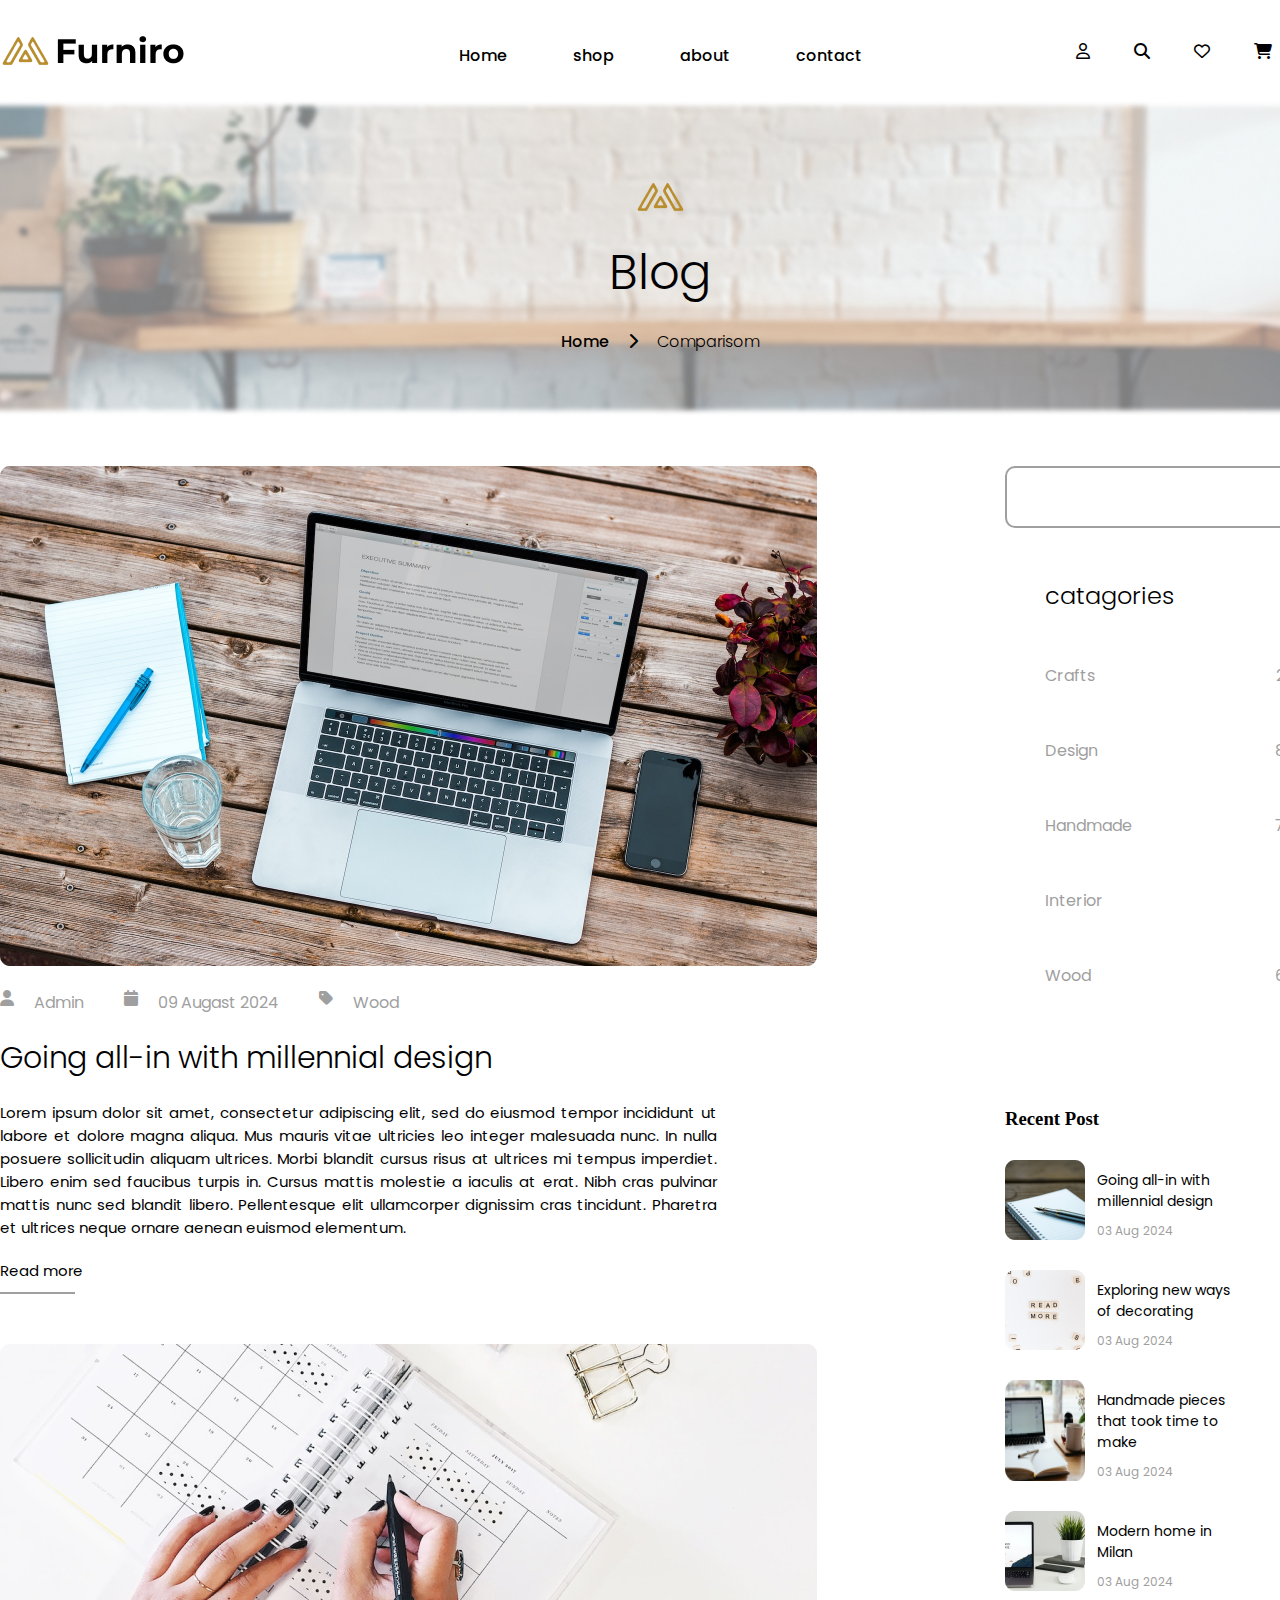
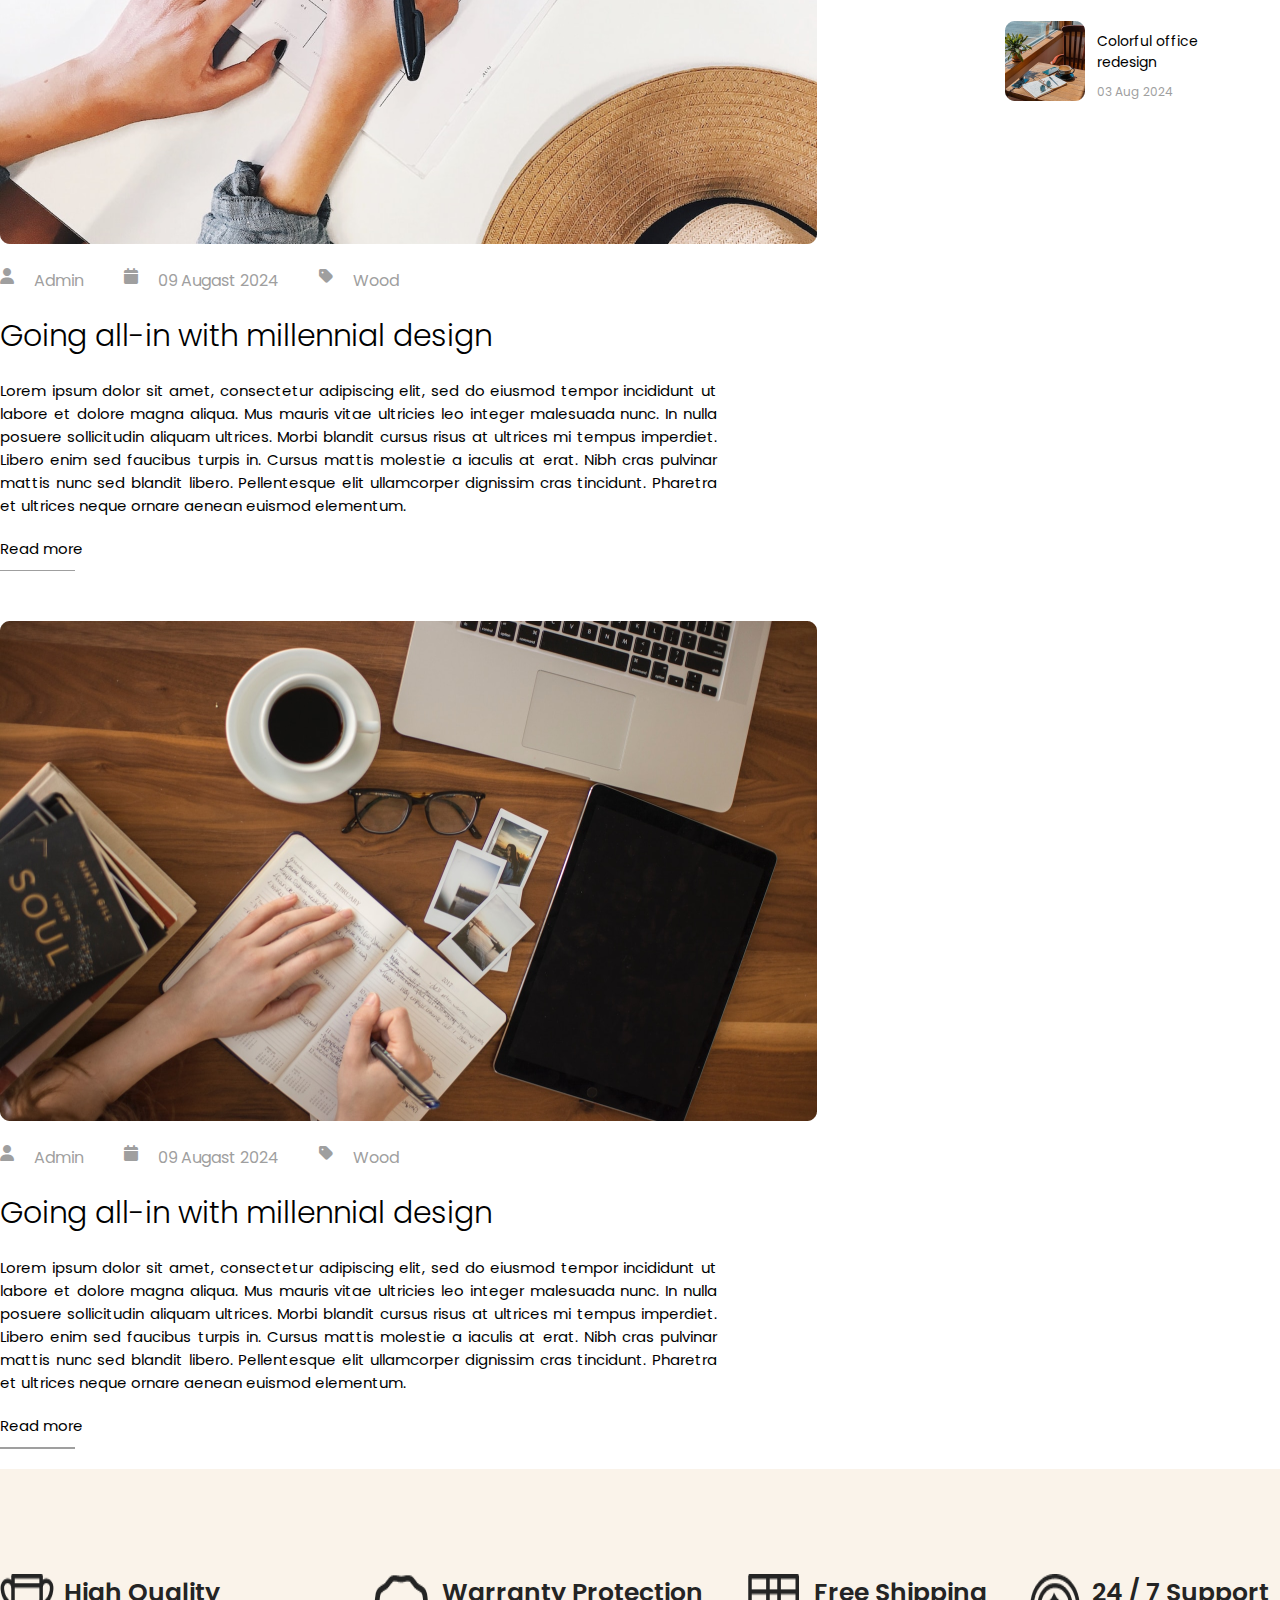
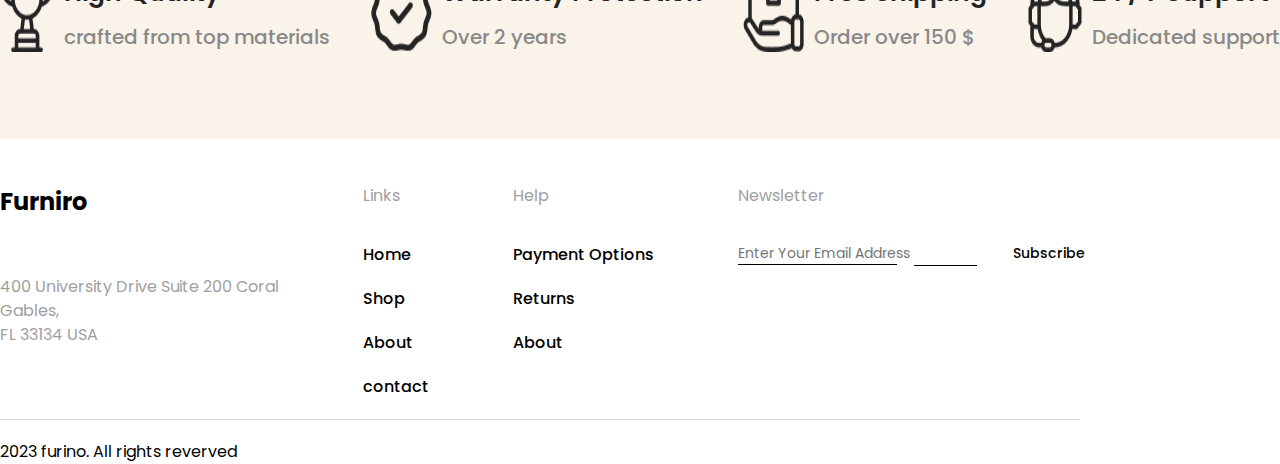
<file: blog.html>
<!DOCTYPE html>
<html lang="en">

<head>
    <meta charset="UTF-8">
    <meta name="viewport" content="width=device-width, initial-scale=1.0">
    <title>Furniro</title>
    <!-- google fonts start  -->
    <!-- popins -->
    <link rel="preconnect" href="https://fonts.googleapis.com">
    <link rel="preconnect" href="https://fonts.gstatic.com" crossorigin>
    <link href="https://fonts.googleapis.com/css2?family=Montserrat:ital,
        wght@0,100..900;1,100..900&family=Poppins:ital,wght@0,100;0,200;0,300
        ;0,400;0,500;0,600;0,700;0,800;0,900;1,100;1,200;1,300;1,400;1,500;1,
        600;1,700;1,800;1,900&display=swap" rel="stylesheet">
    <!-- google fonts end  -->
    <link rel="stylesheet" href="CSS/all.min.css">
    <link rel="stylesheet" href="CSS/blog.css">
</head>

<body>
    <!-- Header part start  -->
    <section id="headerpart">
        <div class="container">
            <div class="head">
                <div class="logo">
                    <img src="images/logo.png" alt="logo.png">
                </div>
                <div class="menu">
                    <ul>
                        <li><a href="#">Home</a></li>
                        <li><a href="#">shop</a></li>
                        <li><a href="#">about</a></li>
                        <li><a href="#">contact</a></li>
                    </ul>
                </div>
                <div class="icons">
                    <i class="fa-regular fa-user"></i>
                    <i class="fa-solid fa-magnifying-glass"></i>
                    <i class="fa-regular fa-heart"></i>
                    <i class="fa-solid fa-cart-shopping"></i>
                </div>
            </div>
        </div>
    </section>
    <!-- Header part end  -->
    <!--background start  -->
    <section id="backgroundpart">
        <div class="container">
            <div class="backgroundinfo">
                <img src="images/M.png" alt="m.png">
                <h1>Blog</h1>
                <h3>Home <i class="fa-solid fa-chevron-right"></i>
                    <p>Comparisom</p>
                </h3>
            </div>
        </div>
    </section>
    <!-- background end  -->
    <!-- viewsection start  -->
    <section id="viewpart">
        <div class="container">
            <div class="viewinfo">
                <div class="leftside">
                    <div class="blogview">
                        <img src="images/blog1.png" alt="blog1.png">
                        
                        <div class="iconinfo">
                            <div class="user">
                                <i class="fa-solid fa-user"></i>
                                <p>Admin</p>
                            </div>

                            <div class="calender">
                                <i class="fa-solid fa-calendar"></i>
                                <p>09 Augast 2024</p>
                            </div>
                            
                            <div class="tag">
                                <i class="fa-solid fa-tag"></i> 
                                <p>Wood</p>
                            </div>
                        </div>

                        <h1>Going all-in with millennial design</h1>
                        <h5>
                            Lorem ipsum dolor sit amet, consectetur adipiscing elit, sed do eiusmod tempor incididunt ut labore et dolore magna aliqua.
                             Mus mauris vitae ultricies leo integer malesuada nunc. In nulla posuere sollicitudin aliquam ultrices. Morbi blandit cursus 
                             risus at ultrices mi tempus imperdiet. Libero enim sed faucibus turpis in. Cursus mattis molestie a iaculis at erat.
                              Nibh cras pulvinar mattis nunc sed blandit libero. Pellentesque elit ullamcorper dignissim cras tincidunt. Pharetra et ultrices neque ornare aenean euismod elementum.
                        </h5>
                        <h6>Read more</h6>
                        <div class="blogline"></div>
                    </div>

                    <div class="blogview">
                        <img src="images/blog2.png" alt="blog1.png">
                        
                        <div class="iconinfo">
                            <div class="user">
                                <i class="fa-solid fa-user"></i>
                                <p>Admin</p>
                            </div>

                            <div class="calender">
                                <i class="fa-solid fa-calendar"></i>
                                <p>09 Augast 2024</p>
                            </div>
                            
                            <div class="tag">
                                <i class="fa-solid fa-tag"></i> 
                                <p>Wood</p>
                            </div>
                        </div>

                        <h1>Going all-in with millennial design</h1>
                        <h5>
                            Lorem ipsum dolor sit amet, consectetur adipiscing elit, sed do eiusmod tempor incididunt ut labore et dolore magna aliqua.
                             Mus mauris vitae ultricies leo integer malesuada nunc. In nulla posuere sollicitudin aliquam ultrices. Morbi blandit cursus 
                             risus at ultrices mi tempus imperdiet. Libero enim sed faucibus turpis in. Cursus mattis molestie a iaculis at erat.
                              Nibh cras pulvinar mattis nunc sed blandit libero. Pellentesque elit ullamcorper dignissim cras tincidunt. Pharetra et ultrices neque ornare aenean euismod elementum.
                        </h5>
                        <h6>Read more</h6>
                        <div class="blogline"></div>
                    </div>

                    <div class="blogview">
                        <img src="images/blog3.png" alt="blog1.png">
                        
                        <div class="iconinfo">
                            <div class="user">
                                <i class="fa-solid fa-user"></i>
                                <p>Admin</p>
                            </div>

                            <div class="calender">
                                <i class="fa-solid fa-calendar"></i>
                                <p>09 Augast 2024</p>
                            </div>
                            
                            <div class="tag">
                                <i class="fa-solid fa-tag"></i> 
                                <p>Wood</p>
                            </div>
                        </div>

                        <h1>Going all-in with millennial design</h1>
                        <h5>
                            Lorem ipsum dolor sit amet, consectetur adipiscing elit, sed do eiusmod tempor incididunt ut labore et dolore magna aliqua.
                             Mus mauris vitae ultricies leo integer malesuada nunc. In nulla posuere sollicitudin aliquam ultrices. Morbi blandit cursus 
                             risus at ultrices mi tempus imperdiet. Libero enim sed faucibus turpis in. Cursus mattis molestie a iaculis at erat.
                              Nibh cras pulvinar mattis nunc sed blandit libero. Pellentesque elit ullamcorper dignissim cras tincidunt. Pharetra et ultrices neque ornare aenean euismod elementum.
                        </h5>
                        <h6>Read more</h6>
                        <div class="blogline"></div>
                    </div>
                </div>

                <div class="rightside">
                    <div class="search">
                        <i class="fa-solid fa-magnifying-glass"></i>
                    </div>
                    <div class="catagories">
                        <h2>catagories</h2>
                        <div class="carft">
                            <p>Crafts</p>
                            <p>2</p>
                        </div>
                        <div class="carft">
                            <p>Design</p>
                            <p>8</p>
                        </div>
                        <div class="carft">
                            <p>Handmade</p>
                            <p>7</p>
                        </div>
                        <div class="carft">
                            <p>Interior</p>
                            <p>1</p>
                        </div>
                        <div class="carft">
                            <p>Wood</p>
                            <p>6</p>
                        </div>
                    </div>
                    <div class="recentpost">
                        <h3>Recent Post</h3>
                        <div class="post">
                            <img src="images/small blog.png" alt="small blog.png">
                            <div class="postinfo">
                                <h4>Going all-in with millennial design</h4>
                                <p>03 Aug 2024</p>
                            </div>
                        </div>
                        <div class="post">
                            <img src="images/small blog1.png" alt="small blog.png">
                            <div class="postinfo">
                                <h4>Exploring new ways of decorating</h4>
                                <p>03 Aug 2024</p>
                            </div>
                        </div>
                        <div class="post">
                            <img src="images/small blog2.png" alt="small blog.png">
                            <div class="postinfo">
                                <h4>Handmade pieces that took time to make</h4>
                                <p>03 Aug 2024</p>
                            </div>
                        </div>
                        <div class="post">
                            <img src="images/small blog3.png" alt="small blog.png">
                            <div class="postinfo">
                                <h4>Modern home in Milan</h4>
                                <p>03 Aug 2024</p>
                            </div>
                        </div>
                        <div class="post">
                            <img src="images/small blog4.png" alt="small blog.png">
                            <div class="postinfo">
                                <h4>Colorful office redesign</h4>
                                <p>03 Aug 2024</p>
                            </div>
                        </div>
                    </div>
                </div>
            </div>
        </div>
    </section>
    <!--viewsection end  -->

    <!-- support   part start  -->
    <section id="supportpart">
        <div class="container">
            <div class="supportinfo">
                <div class="s_content">
                    <img src="images/Vector3.png" alt="Vector3.png">
                    <div class="s_txt">
                        <h2>High Quality</h2>
                        <p>crafted from top materials</p>
                    </div>
                </div>

                <div class="s_content">
                    <img src="images/Vector2.png" alt="Vector3.png">
                    <div class="s_txt">
                        <h2>Warranty Protection</h2>
                        <p>Over 2 years</p>
                    </div>
                </div>

                <div class="s_content">
                    <img src="images/Vector1.png" alt="Vector3.png">
                    <div class="s_txt">
                        <h2>Free Shipping</h2>
                        <p>Order over 150 $</p>
                    </div>
                </div>

                <div class="s_content">
                    <img src="images/Vector.png" alt="Vector3.png">
                    <div class="s_txt">
                        <h2>24 / 7 Support</h2>
                        <p>Dedicated support</p>
                    </div>
                </div>
            </div>
        </div>
    </section>
    <!--support    part end  -->

    <!-- footerpart   part start  -->
    <section id="footerpart">
        <div class="container">
            <div class="footerdetails">

                <div class="footerarea">
                    <div class="leftinfo">
                        <h2>Furniro</h2>
                        <p>400 University Drive Suite 200 Coral <br>Gables,
                            <br> FL 33134 USA
                        </p>
                    </div>

                    <div class="linkinfo">
                        <h4>Links</h4>
                        <a href="#">Home</a>
                        <a href="#">Shop</a>
                        <a href="#">About</a>
                        <a href="#">contact</a>
                    </div>

                    <div class="helpinfo">
                        <h4>Help</h4>
                        <a href="#">Payment Options</a>
                        <a href="#">Returns</a>
                        <a href="#">About</a>
                    </div>

                    <div class="rightinfo">
                        <h3>Newsletter</h3>
                        <div class="cont">
                            <input type="email" name="email" placeholder="Enter Your Email Address">
                            <a href="#">Subscribe</a>
                        </div>
                        <div class="line"></div>
                        <div class="lineone"></div>
                    </div>

                </div>
                <div class="fotterline"></div>
                <span>2023 furino. All rights reverved</span>
            </div>
        </div>
    </section>
    <!-- footerpart   part end  -->

</body>

</html>
</file>
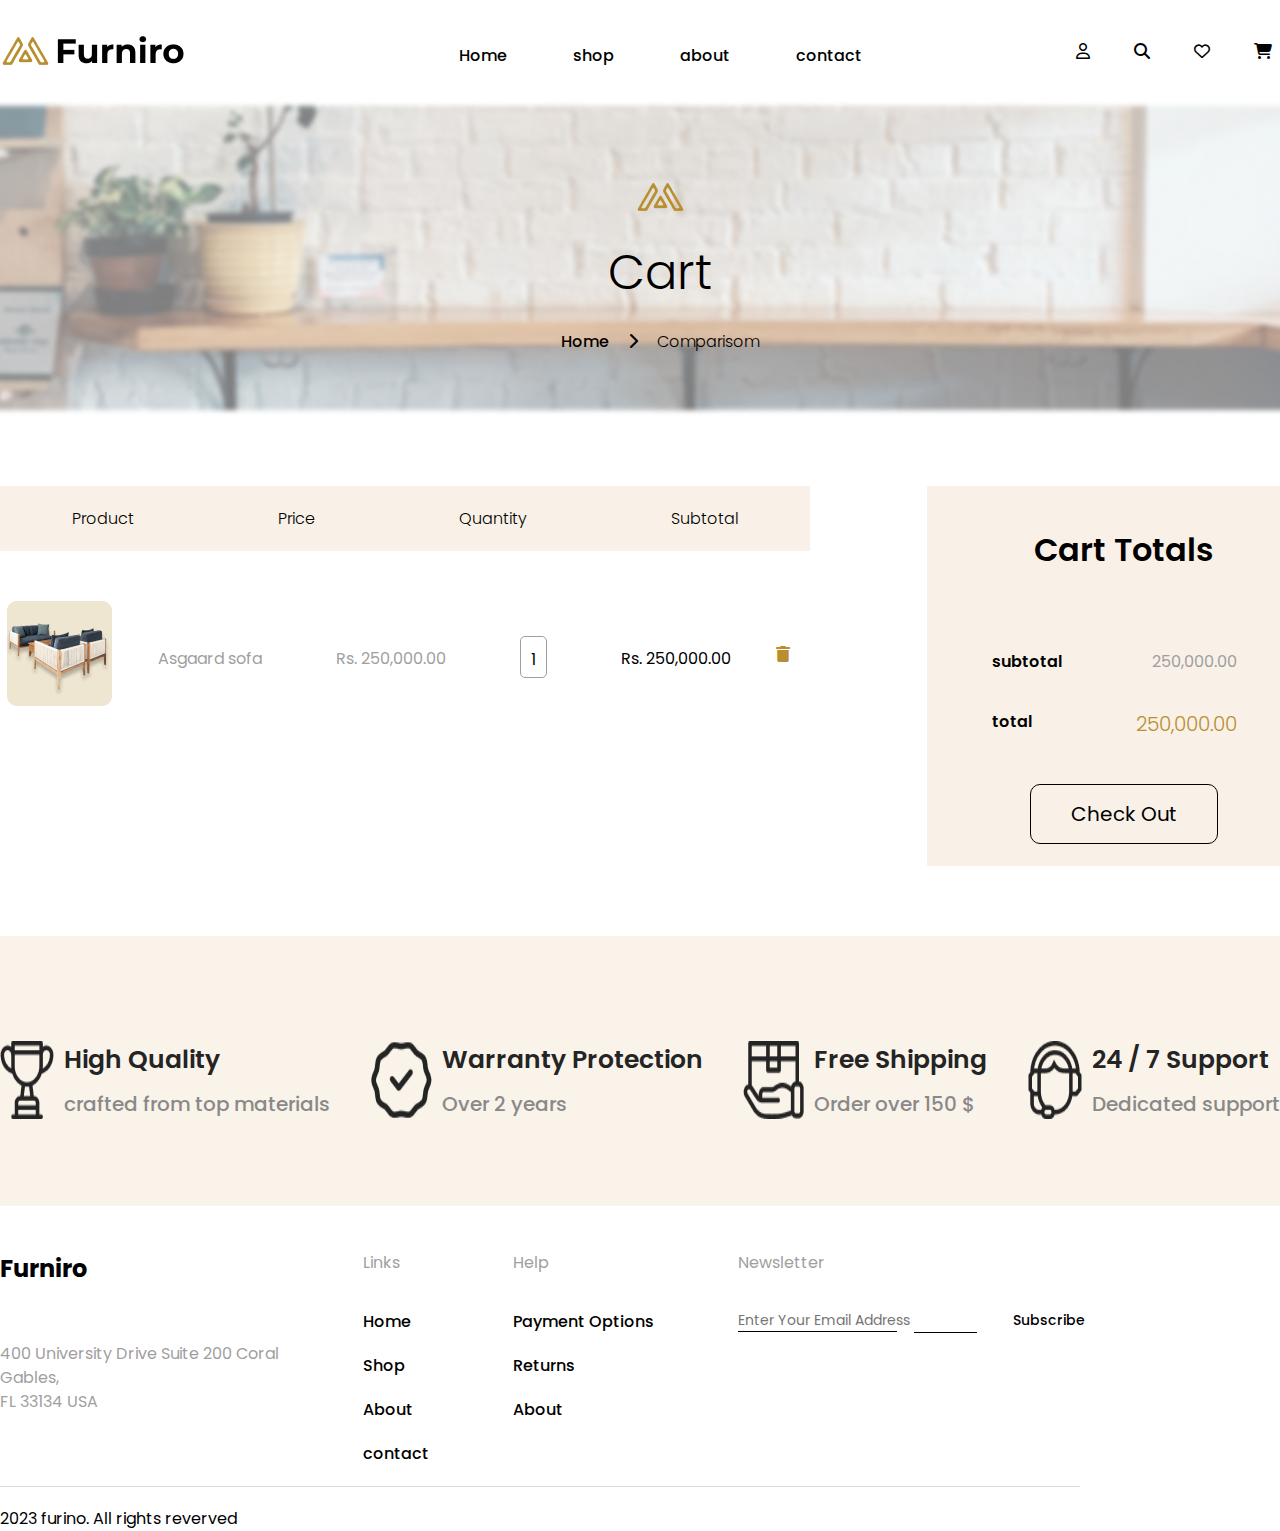
<file: cart.html>
<!DOCTYPE html>
<html lang="en">

<head>
    <meta charset="UTF-8">
    <meta name="viewport" content="width=device-width, initial-scale=1.0">
    <title>Furniro</title>
    <!-- google fonts start  -->
    <!-- popins -->
    <link rel="preconnect" href="https://fonts.googleapis.com">
    <link rel="preconnect" href="https://fonts.gstatic.com" crossorigin>
    <link href="https://fonts.googleapis.com/css2?family=Montserrat:ital,
        wght@0,100..900;1,100..900&family=Poppins:ital,wght@0,100;0,200;0,300
        ;0,400;0,500;0,600;0,700;0,800;0,900;1,100;1,200;1,300;1,400;1,500;1,
        600;1,700;1,800;1,900&display=swap" rel="stylesheet">
    <!-- google fonts end  -->
    <link rel="stylesheet" href="CSS/all.min.css">
    <link rel="stylesheet" href="CSS/cart.css">
</head>

<body>
    <!-- Header part start  -->
    <section id="headerpart">
        <div class="container">
            <div class="head">
                <div class="logo">
                    <img src="images/logo.png" alt="logo.png">
                </div>
                <div class="menu">
                    <ul>
                        <li><a href="index.html">Home</a></li>
                        <li><a href="shop.html">shop</a></li>
                        <li><a href="blog.html">about</a></li>
                        <li><a href="contact.html">contact</a></li>
                    </ul>
                </div>
                <div class="icons">
                    <i class="fa-regular fa-user"></i>
                    <i class="fa-solid fa-magnifying-glass"></i>
                    <i class="fa-regular fa-heart"></i>
                    <i class="fa-solid fa-cart-shopping"></i>
                </div>
            </div>
        </div>
    </section>
    <!-- Header part end  -->

    <!--background start  -->
    <section id="backgroundpart">
        <div class="container">
            <div class="backgroundinfo">
                <img src="images/M.png" alt="m.png">
                <h1>Cart</h1>
                <h3>Home <i class="fa-solid fa-chevron-right"></i>
                    <p>Comparisom</p>
                </h3>
            </div>
        </div>
    </section>
    <!-- background end  -->
    <!--cart_summary start  -->
    <section id="cart_summarypart">
        <div class="container">
            <div class="cartcontent">
                <div class="leftside">
                    <div class="headertxt">
                        <a href="#"><p>Product</p></a>
                        <a href="#"><p>Price</p></a>
                        <a href="#"><p>Quantity</p></a>
                        <a href="#"><p>Subtotal</p></a>
                    </div>
                    <div class="leftinfoo">
                        <img src="images/cartpart.png" alt="cartpart.png">
                      <div class="prices">
                        <h4>Asgaard sofa</h4>
                        <h4>Rs. 250,000.00</h4>
                        <h5>1</h5>
                        <h3>Rs. 250,000.00</h3>
                      </div>
                      <i class="fa-solid fa-trash"></i>
                    </div>
                </div>

                <div class="rightside">
                    <h2>Cart Totals</h2>
                    <div class="subtotal">
                        <p>subtotal</p>
                        <h6>250,000.00</h6>
                    </div>
                    <div class="total">
                        <p>total</p>
                        <h6>250,000.00</h6>
                    </div>
                    <a href="cheackout.html" target="_blank"><span>Check Out</span></a>
                </div>
            </div>
        </div>
    </section>
    <!-- cart_summary end  -->

    <!-- start  -->

    <!-- end  -->

    <!-- start  -->

    <!-- end  -->

    <!-- support   part start  -->
    <section id="supportpart">
        <div class="container">
            <div class="supportinfo">
                <div class="s_content">
                    <img src="images/Vector3.png" alt="Vector3.png">
                    <div class="s_txt">
                        <h2>High Quality</h2>
                        <p>crafted from top materials</p>
                    </div>
                </div>

                <div class="s_content">
                    <img src="images/Vector2.png" alt="Vector3.png">
                    <div class="s_txt">
                        <h2>Warranty Protection</h2>
                        <p>Over 2 years</p>
                    </div>
                </div>

                <div class="s_content">
                    <img src="images/Vector1.png" alt="Vector3.png">
                    <div class="s_txt">
                        <h2>Free Shipping</h2>
                        <p>Order over 150 $</p>
                    </div>
                </div>

                <div class="s_content">
                    <img src="images/Vector.png" alt="Vector3.png">
                    <div class="s_txt">
                        <h2>24 / 7 Support</h2>
                        <p>Dedicated support</p>
                    </div>
                </div>
            </div>
        </div>
     </section>
    <!--support    part end  -->

    <!-- footerpart   part start  -->
    <section id="footerpart">
        <div class="container">
            <div class="footerdetails">

                <div class="footerarea">
                    <div class="leftinfo">
                        <h2>Furniro</h2>
                        <p>400 University Drive Suite 200 Coral <br>Gables,
                            <br> FL 33134 USA
                        </p>
                    </div>

                    <div class="linkinfo">
                        <h4>Links</h4>
                        <a href="#">Home</a>
                        <a href="#">Shop</a>
                        <a href="#">About</a>
                        <a href="#">contact</a>
                    </div>

                    <div class="helpinfo">
                        <h4>Help</h4>
                        <a href="#">Payment Options</a>
                        <a href="#">Returns</a>
                        <a href="#">About</a>
                    </div>

                    <div class="rightinfo">
                        <h3>Newsletter</h3>
                        <div class="cont">
                            <input type="email" name="email" placeholder="Enter Your Email Address">
                            <a href="#">Subscribe</a>
                        </div>
                        <div class="line"></div>
                        <div class="lineone"></div>
                    </div>

                </div>
                <div class="fotterline"></div>
                <span>2023 furino. All rights reverved</span>
            </div>
        </div>
    </section>
    <!-- footerpart   part end  -->

</body>

</html>
</file>
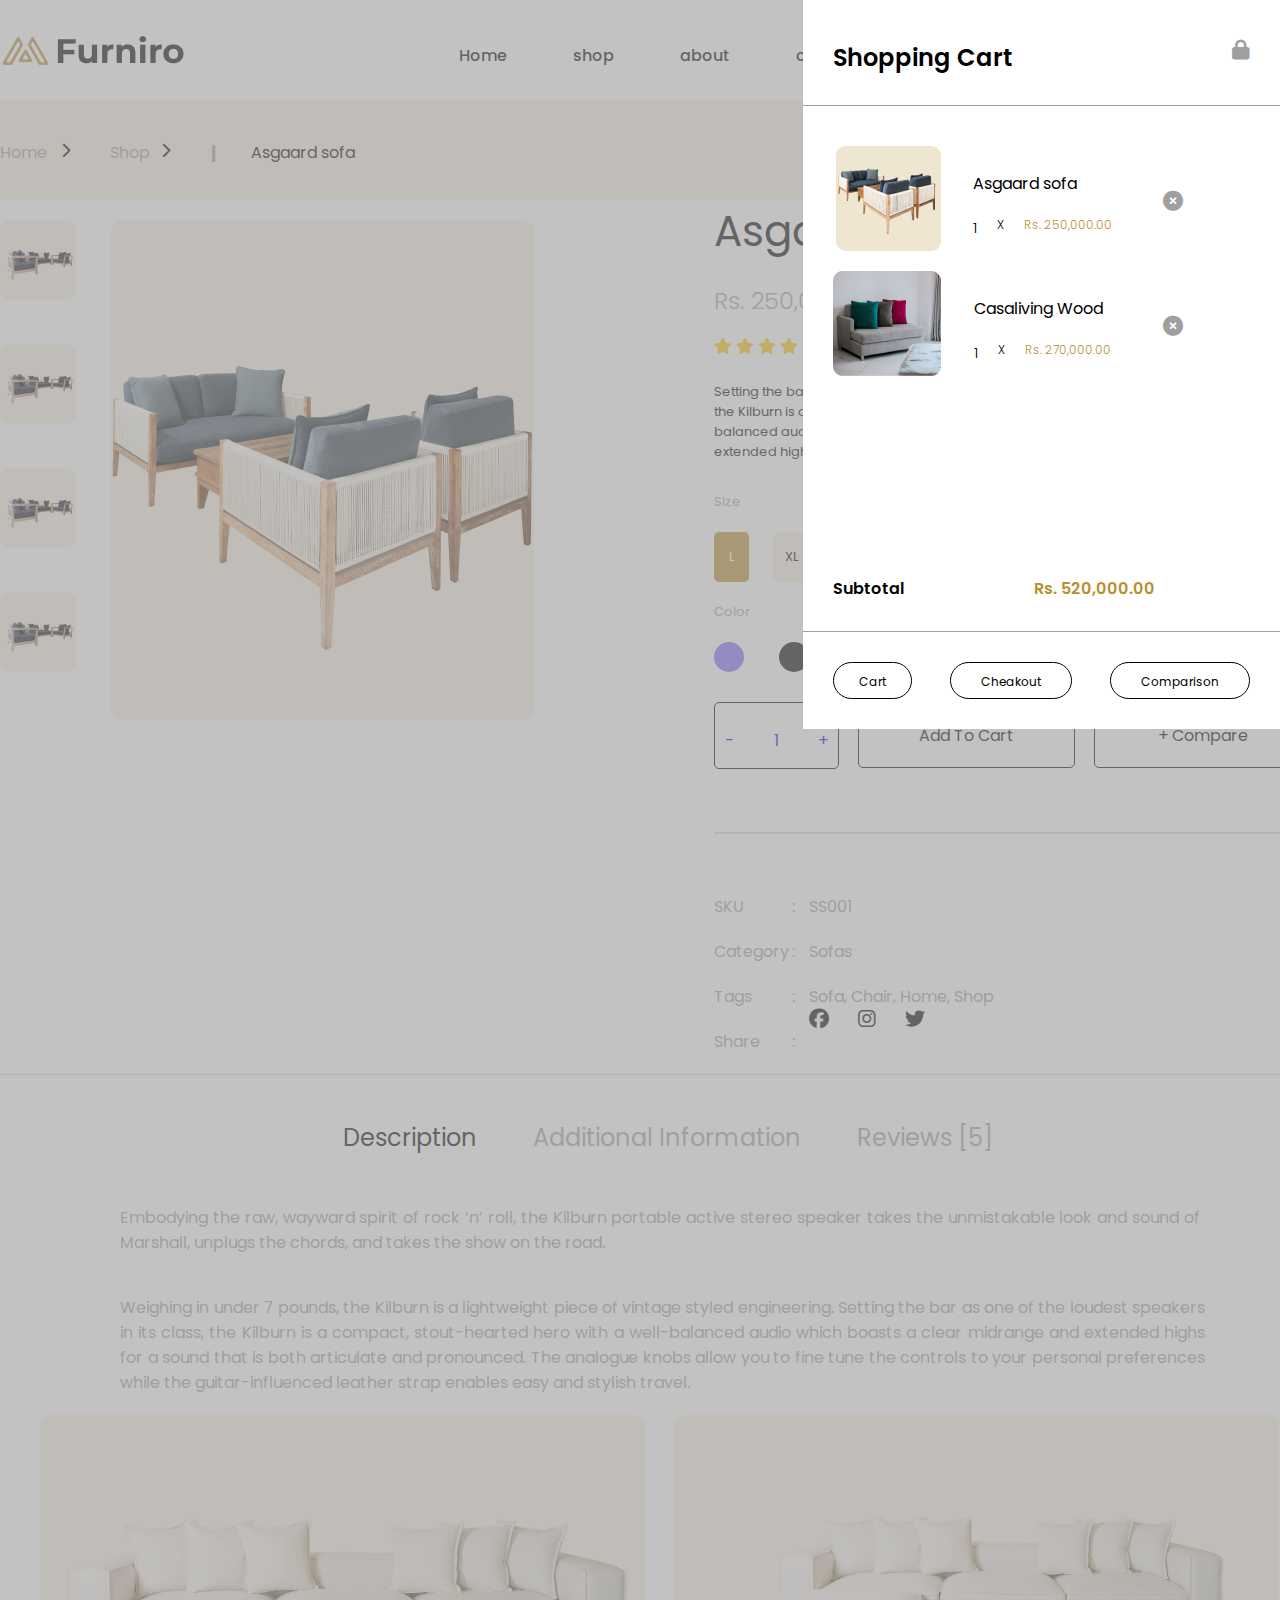
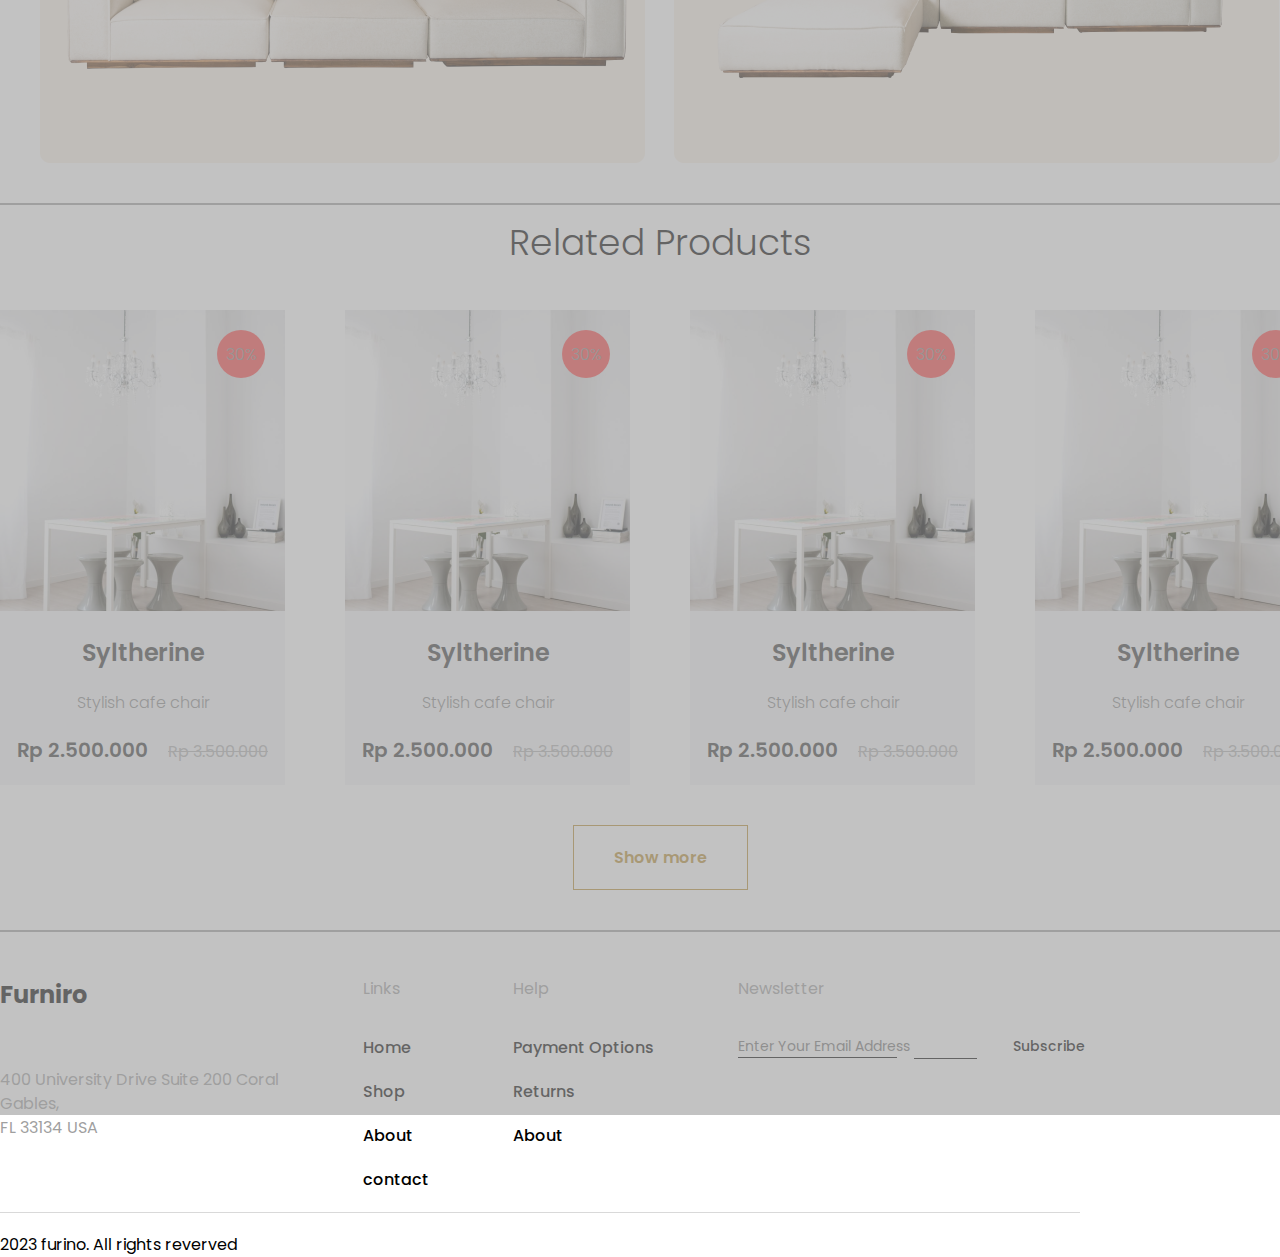
<file: cartsidebar.html>
<!DOCTYPE html>
<html lang="en">

<head>
    <meta charset="UTF-8">
    <meta name="viewport" content="width=device-width, initial-scale=1.0">
    <title>Furniro</title>
    <!-- google fonts start  -->
    <!-- popins -->
    <link rel="preconnect" href="https://fonts.googleapis.com">
    <link rel="preconnect" href="https://fonts.gstatic.com" crossorigin>
    <link href="https://fonts.googleapis.com/css2?family=Montserrat:ital,
        wght@0,100..900;1,100..900&family=Poppins:ital,wght@0,100;0,200;0,300
        ;0,400;0,500;0,600;0,700;0,800;0,900;1,100;1,200;1,300;1,400;1,500;1,
        600;1,700;1,800;1,900&display=swap" rel="stylesheet">
    <!-- google fonts end  -->
    <link rel="stylesheet" href="CSS/all.min.css">
    <link rel="stylesheet" href="CSS/cartsidebar.css">
</head>

<body>
    <!-- Header part start  -->
    <section id="headerpart">
        <div class="container">
            <div class="head">
                <div class="logo">
                    <img src="images/logo.png" alt="logo.png">
                </div>
                <div class="menu">
                    <ul>
                        <li><a href="#">Home</a></li>
                        <li><a href="#">shop</a></li>
                        <li><a href="#">about</a></li>
                        <li><a href="#">contact</a></li>
                    </ul>
                </div>
                <div class="icons">
                    <i class="fa-regular fa-user"></i>
                    <i class="fa-solid fa-magnifying-glass"></i>
                    <i class="fa-regular fa-heart"></i>
                    <i class="fa-solid fa-cart-shopping"></i>
                </div>
            </div>
        </div>
    </section>
    <!-- Header part end  -->

    <!--  direction  part start  -->
    <section id="directionpart">
        <div class="container">
            <div class="directioninfo">
                <div class="homearea">
                    <a href="#">Home</a>
                    <i class="fa-solid fa-chevron-right"></i>
                </div>
                <div class="shoparea">
                    <a href="#">Shop</a>
                    <i class="fa-solid fa-chevron-right"></i>
                </div>
                <p>|</p>
                <h4>Asgaard sofa</h4>
            </div>
        </div>
    </section>
    <!--  direction  part end  -->

    <!-- productpart   part start  -->
    <section id="productpart">
        <div class="container">
            <div class="productinfo">
                <div class="productimages">
                    <div class="productimg">
                        <img src="images/Asgaard sofa small.png" alt="Asgaard sofa small.png"><br>
                        <img src="images/Asgaard sofa small.png" alt="Asgaard sofa small.png"><br>
                        <img src="images/Asgaard sofa small.png" alt="Asgaard sofa small.png"><br>
                        <img src="images/Asgaard sofa small.png" alt="Asgaard sofa small.png">
                    </div>
                    <div class="mainimg">
                        <img src="images/Asgaard sofa 3.png" alt="Asgaard sofa 3.png">
                    </div>
                </div>
                <div class="productdetail">

                    <h1>Asgaard sofa</h1>

                    <h4>Rs. 250,000.00</h4>

                    <div class="pstars">
                        <div class="star">
                            <i class="fa-solid fa-star"></i>
                            <i class="fa-solid fa-star"></i>
                            <i class="fa-solid fa-star"></i>
                            <i class="fa-solid fa-star"></i>
                            <i class="fa-regular fa-star-half-stroke"></i>
                        </div>
                        <span>|</span>
                        <h6>5 Customer Review</h6>
                    </div>

                    <p>Setting the bar as one of the loudest speakers in its class,
                        the Kilburn is a compact, stout-hearted hero with a'
                        well-balanced audio which boasts a clear midrange and extended
                        highs for a sound.
                    </p>

                    <div class="sizes">
                        <p>Size</p>
                        <div class="sixe">
                            <h4>L</h4>
                            <h5>XL</h5>
                            <h5>XS</h5>
                        </div>
                    </div>

                    <div class="colors">
                        <p>Color</p>
                        <div class="col">
                            <div class="c_blue"></div>
                            <div class="c_black"></div>
                            <div class="c_magenta"></div>
                        </div>
                    </div>

                    <div class="productcart">
                        <div class="quantity">
                            <span><a href="#">-</a></span>
                            <span><a href="#">1</a></span>
                            <span><a href="#">+</a></span>
                        </div>

                        <div class="cartbattan">
                            <a href="#">Add To Cart</a>
                        </div>

                        <div class="compare">
                            <div class="c_area">
                                <a href="#">+</a>
                                <a href="#">Compare</a>
                            </div>
                        </div>
                    </div>

                    <div class="p_line"></div>

                    <div class="productfotter">
                        <div class="lefttxt">
                            <p>SKU</p>
                            <p>Category</p>
                            <p>Tags</p>
                            <p>Share</p>
                        </div>
                        <div class="colons">
                            <p>:</p>
                            <p>:</p>
                            <p>:</p>
                            <p>:</p>
                        </div>
                        <div class="righttxt">
                            <p>SS001</p>
                            <p>Sofas</p>
                            <p>Sofa, Chair, Home, Shop</p>
                        </div>
                        <div class="producticon">
                            <a href="#"><i class="fa-brands fa-facebook"></i></a>
                            <a href="#"><i class="fa-brands fa-instagram"></i></a>
                            <a href="#"><i class="fa-brands fa-twitter"></i></a>
                        </div>
                    </div>
                </div>
            </div>
        </div>
        <div class="bottomline"></div>
    </section>
    <!--  productpart  part end  -->

    <!--description start  -->
    <section id="descriptionpart">
        <div class="container">
            <div class="description">
                <div class="desheader">
                    <h1>Description</h1>
                    <h2>Additional Information</h2>
                    <h2>Reviews [5]</h2>
                </div>
                <div class="descriptiontxt">
                    <h4>Embodying the raw, wayward spirit of rock ‘n’ roll,
                        the Kilburn portable active stereo speaker takes the
                        unmistakable look and sound of Marshall, unplugs the
                        chords, and takes the show on the road.</h4>

                    <p>Weighing in under 7 pounds, the Kilburn is a lightweight
                        piece of vintage styled engineering. Setting the bar as
                        one of the loudest speakers in its class, the Kilburn is
                        a compact, stout-hearted hero with a well-balanced audio
                        which boasts a clear midrange and extended highs for a sound
                        that is both articulate and pronounced. The analogue knobs allow
                        you to fine tune the controls to your personal preferences while the
                        guitar-influenced leather strap enables easy and stylish travel.</p>
                </div>
                <div class="desimgs">
                    <img src="images/descreiption img1.png" alt="descreiption img1.png">
                    <img src="images/descreiption img2.png" alt="descreiption img2.png">
                </div>
                <div class="desline"></div>
            </div>
        </div>
    </section>
    <!--description end  -->

    <!-- related product start  -->
    <section id="relproductpart">
        <div class="container">
            <div class="rel_p_info">
                <h1>Related Products</h1>
                <div class="r_p_flex">
                    <div class="rel_p_content">
                        <div class="rel_p_img">
                            <img src="images/product (3).png" alt="product (2).png">
                            <div class="rel_p_discount">
                                <p>30%</p>
                            </div>
                        </div>
                        <div class="rel_p_content">
                            <h4>Syltherine</h4>
                            <p>Stylish cafe chair</p>
                            <h2>Rp 2.500.000 <del>Rp 3.500.000</del></h2>
                        </div>
                    </div>

                    <div class="rel_p_content">
                        <div class="rel_p_img">
                            <img src="images/product (3).png" alt="product (2).png">
                            <div class="rel_p_discount">
                                <p>30%</p>
                            </div>
                        </div>
                        <div class="rel_p_content">
                            <h4>Syltherine</h4>
                            <p>Stylish cafe chair</p>
                            <h2>Rp 2.500.000 <del>Rp 3.500.000</del></h2>
                        </div>
                    </div>

                    <div class="rel_p_content">
                        <div class="rel_p_img">
                            <img src="images/product (3).png" alt="product (2).png">
                            <div class="rel_p_discount">
                                <p>30%</p>
                            </div>
                        </div>
                        <div class="rel_p_content">
                            <h4>Syltherine</h4>
                            <p>Stylish cafe chair</p>
                            <h2>Rp 2.500.000 <del>Rp 3.500.000</del></h2>
                        </div>
                    </div>

                    <div class="rel_p_content">
                        <div class="rel_p_img">
                            <img src="images/product (3).png" alt="product (2).png">
                            <div class="rel_p_discount">
                                <p>30%</p>
                            </div>
                        </div>
                        <div class="rel_p_content">
                            <h4>Syltherine</h4>
                            <p>Stylish cafe chair</p>
                            <h2>Rp 2.500.000 <del>Rp 3.500.000</del></h2>
                        </div>
                    </div>
                </div>
                <span><a href="#">Show more</a></span>
                <div class="reline"></div>
            </div>
        </div>
    </section>
    <!-- related product end  -->

    <!-- footerpart   part start  -->
    <section id="footerpart">
        <div class="container">
            <div class="footerdetails">

                <div class="footerarea">
                    <div class="leftinfo">
                        <h2>Furniro</h2>
                        <p>400 University Drive Suite 200 Coral <br>Gables,
                            <br> FL 33134 USA
                        </p>
                    </div>

                    <div class="linkinfo">
                        <h4>Links</h4>
                        <a href="#">Home</a>
                        <a href="#">Shop</a>
                        <a href="#">About</a>
                        <a href="#">contact</a>
                    </div>

                    <div class="helpinfo">
                        <h4>Help</h4>
                        <a href="#">Payment Options</a>
                        <a href="#">Returns</a>
                        <a href="#">About</a>
                    </div>

                    <div class="rightinfo">
                        <h3>Newsletter</h3>
                        <div class="cont">
                            <input type="email" name="email" placeholder="Enter Your Email Address">
                            <a href="#">Subscribe</a>
                        </div>
                        <div class="line"></div>
                        <div class="lineone"></div>
                    </div>

                </div>
                <div class="fotterline"></div>
                <span>2023 furino. All rights reverved</span>
            </div>
        </div>
    </section>
    <!-- footerpart   part end  -->

    <!--cartpagestart  -->
<section id="cartpart">
    <div class="cartpageinfo">
        <div class="cartheader">
            <h2>Shopping Cart</h2>
            <i class="fa-solid fa-lock"></i>
        </div>

        <div class="firstline"></div>

        <div class="cartdetail_one">
            <div class="cartdetail">
                <img src="images/cart1.png" alt="cart1.png">
                <div class="carttxtone">
                    <h3>Asgaard sofa</h3>
                    <div class="txtflex">
                        <span>1</span>
                        <h5>X</h5>
                        <p>Rs. 250,000.00</p>
                    </div>
                </div>
                <i class="fa-solid fa-circle-xmark"></i>            </div>
        </div>

        <div class="cartdetail_two">
            <div class="cartdetail">
                <img src="images/cart2.png" alt="cart1.png">
                <div class="carttxtone">
                    <h3>Casaliving Wood</h3>
                    <div class="txtflex">
                        <span>1</span>
                        <h5>X</h5>
                        <p>Rs. 270,000.00</p>
                    </div>
                </div>
                <i class="fa-solid fa-circle-xmark"></i>
            </div>
        </div>

        <div class="total">
            <h2>Subtotal</h2>
            <h3>Rs. 520,000.00</h3>
        </div>
        <div class="secondline"></div>

        <div class="cartbutton">
            <a href="#"><h3>Cart</h3></a>
            <a href="#"><h4>Cheakout</h4></a>
            <a href="#"><h6>Comparison</h6></a>
        </div>
    </div>
</section>
    <!-- cartpage end  -->


    <!-- start  -->

    <!-- end  -->


    <!-- start  -->

    <!-- end  -->


</body>

</html>
</file>
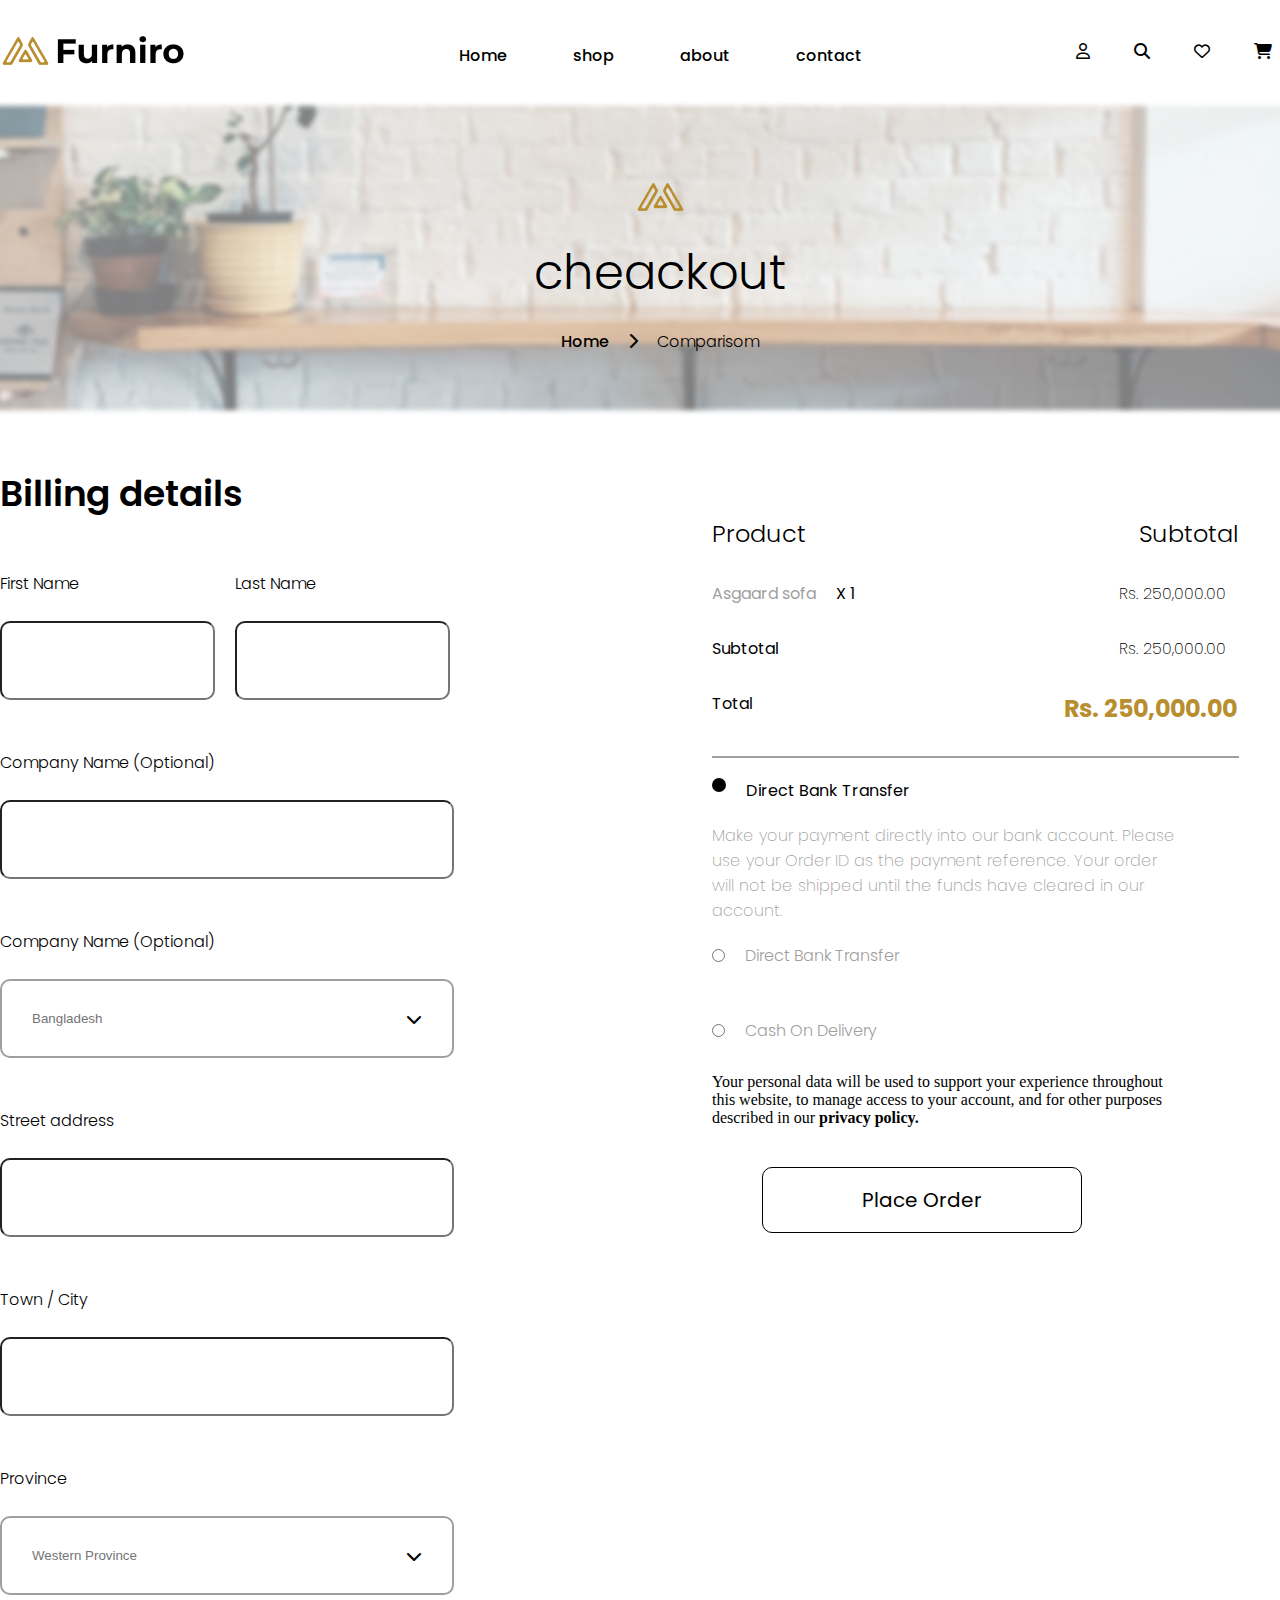
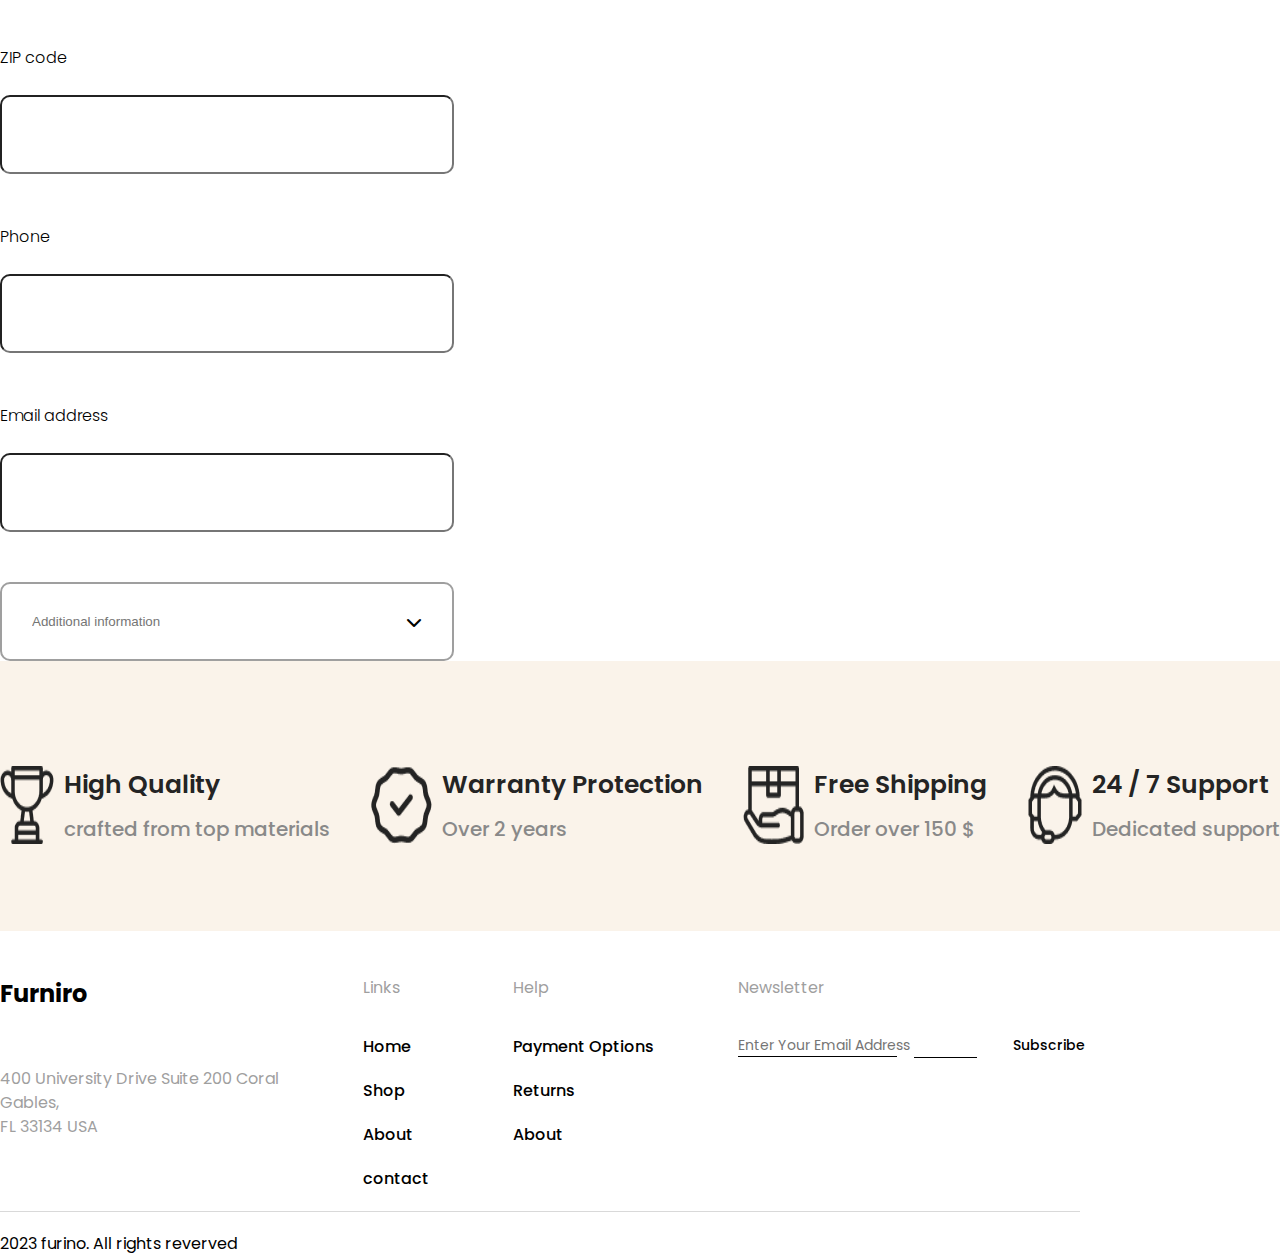
<file: cheackout.html>
<!DOCTYPE html>
<html lang="en">

<head>
    <meta charset="UTF-8">
    <meta name="viewport" content="width=device-width, initial-scale=1.0">
    <title>Furniro</title>
    <!-- google fonts start  -->
    <!-- popins -->
    <link rel="preconnect" href="https://fonts.googleapis.com">
    <link rel="preconnect" href="https://fonts.gstatic.com" crossorigin>
    <link href="https://fonts.googleapis.com/css2?family=Montserrat:ital,
        wght@0,100..900;1,100..900&family=Poppins:ital,wght@0,100;0,200;0,300
        ;0,400;0,500;0,600;0,700;0,800;0,900;1,100;1,200;1,300;1,400;1,500;1,
        600;1,700;1,800;1,900&display=swap" rel="stylesheet">
    <!-- google fonts end  -->
    <link rel="stylesheet" href="CSS/all.min.css">
    <link rel="stylesheet" href="CSS/cheackout.css">
</head>

<body>
    <!-- Header part start  -->
    <section id="headerpart">
        <div class="container">
            <div class="head">
                <div class="logo">
                    <img src="images/logo.png" alt="logo.png">
                </div>
                <div class="menu">
                    <ul>
                        <li><a href="#">Home</a></li>
                        <li><a href="#">shop</a></li>
                        <li><a href="#">about</a></li>
                        <li><a href="#">contact</a></li>
                    </ul>
                </div>
                <div class="icons">
                    <i class="fa-regular fa-user"></i>
                    <i class="fa-solid fa-magnifying-glass"></i>
                    <i class="fa-regular fa-heart"></i>
                    <i class="fa-solid fa-cart-shopping"></i>
                </div>
            </div>
        </div>
    </section>
    <!-- Header part end  -->

    <!--background start  -->
    <section id="backgroundpart">
        <div class="container">
            <div class="backgroundinfo">
                <img src="images/M.png" alt="m.png">
                <h1>cheackout</h1>
                <h3>Home <i class="fa-solid fa-chevron-right"></i>
                    <p>Comparisom</p>
                </h3>
            </div>
        </div>
    </section>
    <!-- background end  -->
     
    <!-- cheackout part start  -->
    <section id="cheackout_part">
        <div class="container">
            <div class="cheackoutinfo">
                <div class="bills">
                    <h1>Billing details</h1>
                    <div class="names">
                        <div class="firstname">
                            <p>First Name</p>
                            <input type="text">
                        </div>
                        <div class="lastname">
                            <p>Last Name</p>
                            <input type="text">
                        </div>
                    </div>
                    <div class="companyname">
                        <p>Company Name (Optional)</p>
                        <input type="text">
                    </div>
                    <div class="Country">
                        <p>Company Name (Optional)</p>
                        <div class="downinfo">
                            <input type="text" placeholder="Bangladesh">
                            <i class="fa-solid fa-chevron-down"></i>
                        </div>
                    </div>
                    
                    <div class="Street">
                        <p>Street address</p>
                        <input type="text">
                    </div>
                    <div class="town">
                        <p>Town / City</p>
                        <input type="text">
                    </div>
                    <div class="Province">
                        <p>Province</p>
                        <div class="downinfo">
                            <input type="text" placeholder="Western Province">
                            <i class="fa-solid fa-chevron-down"></i>
                        </div>
                    </div>
                    <div class="zip">
                        <p>ZIP code</p>
                        <input type="text">
                    </div>
                    <div class="phone">
                        <p>Phone</p>
                        <input type="number">
                    </div>
                    <div class="email">
                        <p>Email address</p>
                        <input type="email">
                    </div>
                    <div class="addition">
                        <div class="downinfo">
                            <input type="text" placeholder="Additional information">
                            <i class="fa-solid fa-chevron-down"></i>
                        </div>
                    </div>
                </div>
                <div class="right_content">
                    <div class="r_info">
                        <div class="l_info">
                            <h1>Product</h1>
                            <div class="l_quantity">
                                <h2>Asgaard sofa</h2>
                                <h3>X   1</h3>
                            </div>
                            <h4>Subtotal</h4>
                            <h4>Total</h4>
                        </div>
                        <div class="ri_info">
                            <h1>Subtotal</h1>
                            <h3>Rs. 250,000.00</h3>
                            <h4>Rs. 250,000.00</h4>
                            <h5>Rs. 250,000.00</h5>
                        </div>
                    </div>
                    <div class="row"></div>
                    <div class="direct">
                        <div class="circle"></div>
                        <span>Direct Bank Transfer</span>
                    </div>
                    <p>
                        Make your payment directly into our bank account. 
                        Please use your Order ID as the payment reference.
                         Your order will not be shipped until the funds have cleared in our account.
                    </p>
                   <div class="radioone">
                    <input type="radio">
                    <span>Direct Bank Transfer</span>
                   </div>
                   <div class="radioone">
                    <input type="radio">
                    <span>Cash On Delivery</span>
                   </div>
                    <div class="lastdetail">
                        <span>
                            Your personal data will be used to support your experience
                            throughout<br> this website, to manage access to your account, 
                            and  for other purposes <br> described in our <b>privacy policy.</b>
                        </span>
                    </div>
                    <div class="butan">
                        <a href="#">Place Order</a>
                    </div>
                </div>

            </div>
        </div>
    </section>
    <!--cheackout part end  -->

    <!-- start  -->

    <!-- end  -->

    <!-- start  -->

    <!-- end  -->

    <!-- start  -->

    <!-- end  -->

    <!-- support   part start  -->
    <section id="supportpart">
        <div class="container">
            <div class="supportinfo">
                <div class="s_content">
                    <img src="images/Vector3.png" alt="Vector3.png">
                    <div class="s_txt">
                        <h2>High Quality</h2>
                        <p>crafted from top materials</p>
                    </div>
                </div>

                <div class="s_content">
                    <img src="images/Vector2.png" alt="Vector3.png">
                    <div class="s_txt">
                        <h2>Warranty Protection</h2>
                        <p>Over 2 years</p>
                    </div>
                </div>

                <div class="s_content">
                    <img src="images/Vector1.png" alt="Vector3.png">
                    <div class="s_txt">
                        <h2>Free Shipping</h2>
                        <p>Order over 150 $</p>
                    </div>
                </div>

                <div class="s_content">
                    <img src="images/Vector.png" alt="Vector3.png">
                    <div class="s_txt">
                        <h2>24 / 7 Support</h2>
                        <p>Dedicated support</p>
                    </div>
                </div>
            </div>
        </div>
     </section>
    <!--support    part end  -->

    <!-- footerpart   part start  -->
    <section id="footerpart">
        <div class="container">
            <div class="footerdetails">

                <div class="footerarea">
                    <div class="leftinfo">
                        <h2>Furniro</h2>
                        <p>400 University Drive Suite 200 Coral <br>Gables,
                            <br> FL 33134 USA
                        </p>
                    </div>

                    <div class="linkinfo">
                        <h4>Links</h4>
                        <a href="#">Home</a>
                        <a href="#">Shop</a>
                        <a href="#">About</a>
                        <a href="#">contact</a>
                    </div>

                    <div class="helpinfo">
                        <h4>Help</h4>
                        <a href="#">Payment Options</a>
                        <a href="#">Returns</a>
                        <a href="#">About</a>
                    </div>

                    <div class="rightinfo">
                        <h3>Newsletter</h3>
                        <div class="cont">
                            <input type="email" name="email" placeholder="Enter Your Email Address">
                            <a href="#">Subscribe</a>
                        </div>
                        <div class="line"></div>
                        <div class="lineone"></div>
                    </div>

                </div>
                <div class="fotterline"></div>
                <span>2023 furino. All rights reverved</span>
            </div>
        </div>
    </section>
    <!-- footerpart   part end  -->

</body>

</html>
</file>
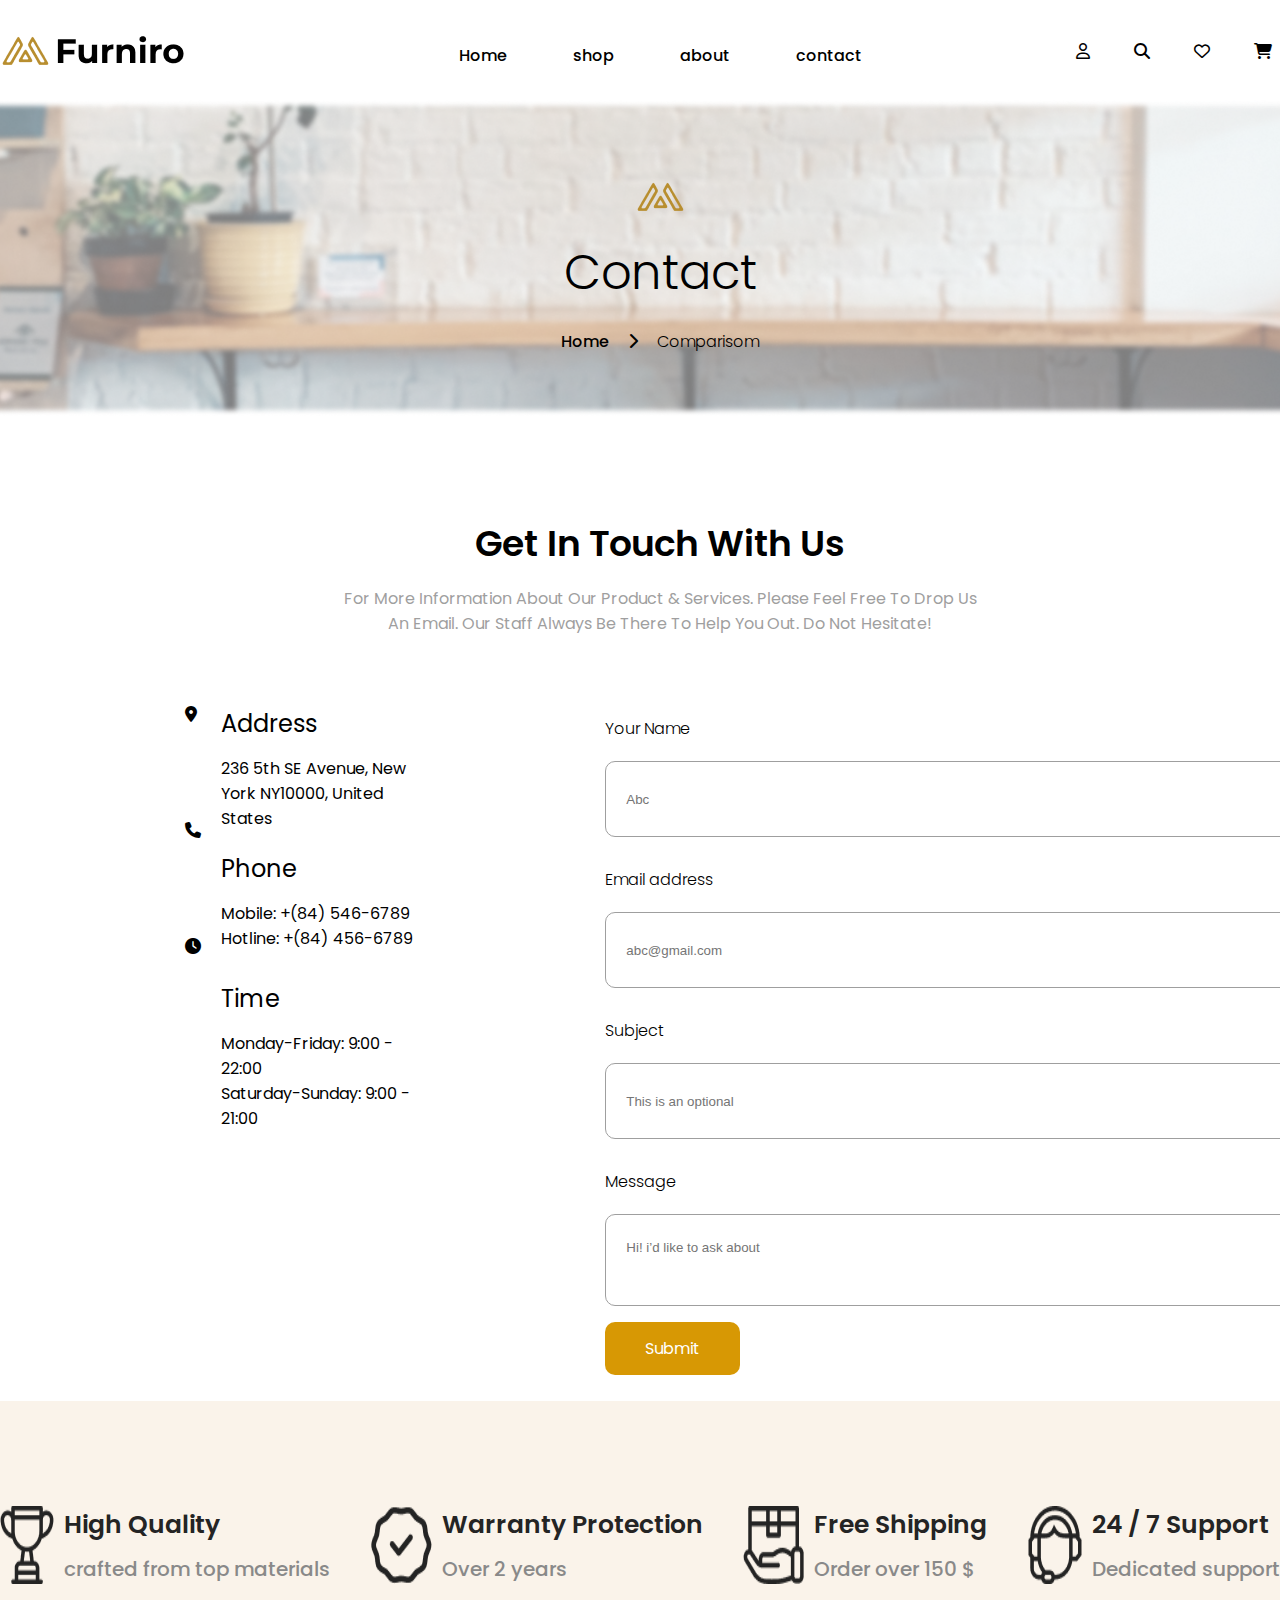
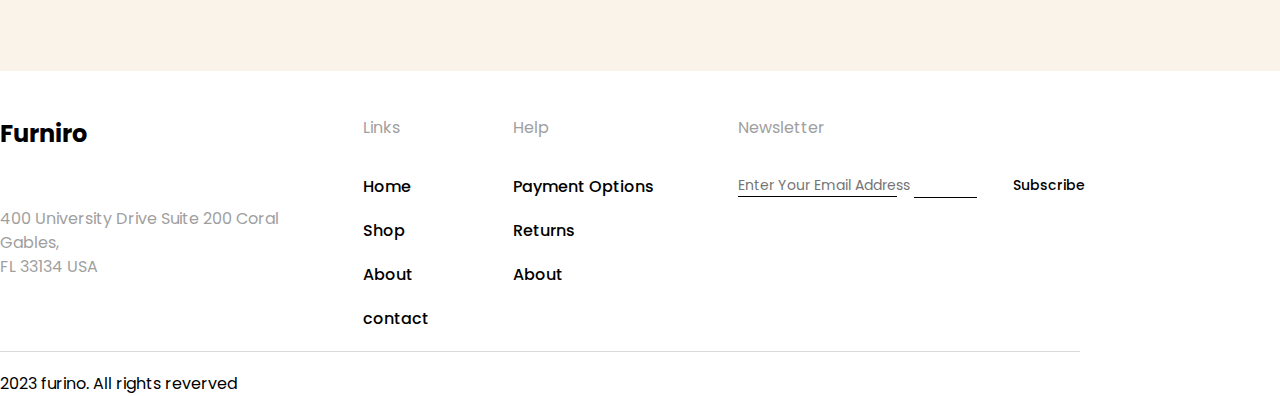
<file: contact.html>
<!DOCTYPE html>
<html lang="en">

<head>
    <meta charset="UTF-8">
    <meta name="viewport" content="width=device-width, initial-scale=1.0">
    <title>Furniro</title>
    <!-- google fonts start  -->
    <!-- popins -->
    <link rel="preconnect" href="https://fonts.googleapis.com">
    <link rel="preconnect" href="https://fonts.gstatic.com" crossorigin>
    <link href="https://fonts.googleapis.com/css2?family=Montserrat:ital,
        wght@0,100..900;1,100..900&family=Poppins:ital,wght@0,100;0,200;0,300
        ;0,400;0,500;0,600;0,700;0,800;0,900;1,100;1,200;1,300;1,400;1,500;1,
        600;1,700;1,800;1,900&display=swap" rel="stylesheet">
    <!-- google fonts end  -->
    <link rel="stylesheet" href="CSS/all.min.css">
    <link rel="stylesheet" href="CSS/contact.css">
</head>

<body>
    <!-- Header part start  -->
    <section id="headerpart">
        <div class="container">
            <div class="head">
                <div class="logo">
                    <img src="images/logo.png" alt="logo.png">
                </div>
                <div class="menu">
                    <ul>
                        <li><a href="#">Home</a></li>
                        <li><a href="#">shop</a></li>
                        <li><a href="#">about</a></li>
                        <li><a href="#">contact</a></li>
                    </ul>
                </div>
                <div class="icons">
                    <i class="fa-regular fa-user"></i>
                    <i class="fa-solid fa-magnifying-glass"></i>
                    <i class="fa-regular fa-heart"></i>
                    <i class="fa-solid fa-cart-shopping"></i>
                </div>
            </div>
        </div>
    </section>
    <!-- Header part end  -->
    <!--background start  -->
    <section id="backgroundpart">
        <div class="container">
            <div class="backgroundinfo">
                <img src="images/M.png" alt="m.png">
                <h1>Contact</h1>
                <h3>Home <i class="fa-solid fa-chevron-right"></i>
                    <p>Comparisom</p>
                </h3>
            </div>
        </div>
    </section>
    <!-- background end  -->

    <!--headtxt start  -->
    <div class="container">
        <div class="headtxt">
            <h1>Get In Touch With Us</h1>
            <p>For More Information About Our
                Product & Services. Please Feel
                Free To Drop Us <br> An Email. Our
                Staff Always Be There To Help
                You Out. Do Not Hesitate!
            </p>
        </div>
    </div>
    <!-- headtxt end  -->

    <!--contactinfo start  -->
    <section id="contactpart">
        <div class="container">
            <div class="contactinfo">
                <div class="leftside">
                    <div class="lefticons">
                        <i class="fa-solid fa-location-dot"></i>
                        <i class="fa-solid fa-phone"></i>
                        <i class="fa-solid fa-clock"></i>
                    </div>
                    <div class="leftdetail">
                        <div class="address">
                            <h4>Address</h4>
                            <p>236 5th SE Avenue, New York NY10000, United States</p>
                        </div>
                        <div class="phone">
                            <h4>Phone</h4>
                            <p>Mobile: +(84) 546-6789
                                Hotline: +(84) 456-6789</p>
                        </div>
                        <div class="time">
                            <h4>Time</h4>
                            <p>Monday-Friday: 9:00 - 22:00 <br>
                                Saturday-Sunday: 9:00 - 21:00</p>
                        </div>
                    </div> 
                </div>
                <div class="rightdetail">
                    <div class="name">
                        <h4>Your Name</h4>
                        <input type="text" placeholder="Abc">
                    </div>
                    <div class="name">
                        <h4>Email address</h4>
                        <input type="email" placeholder="abc@gmail.com">
                    </div>
                    <div class="name">
                        <h4>Subject</h4>
                        <input type="text" placeholder="This is an optional">
                    </div>
                    
                    <div class="Message">
                        <h4>Message</h4>
                        <input type="text" placeholder="Hi! i’d like to ask about">
                    </div>
                    <p><a href="#">Submit</a></p>
                </div>
            </div>
        </div>
    </section>
    <!--contactinfo end  -->

    <!-- start  -->

    <!-- end  -->

    <!-- support   part start  -->
    <section id="supportpart">
        <div class="container">
            <div class="supportinfo">
                <div class="s_content">
                    <img src="images/Vector3.png" alt="Vector3.png">
                    <div class="s_txt">
                        <h2>High Quality</h2>
                        <p>crafted from top materials</p>
                    </div>
                </div>

                <div class="s_content">
                    <img src="images/Vector2.png" alt="Vector3.png">
                    <div class="s_txt">
                        <h2>Warranty Protection</h2>
                        <p>Over 2 years</p>
                    </div>
                </div>

                <div class="s_content">
                    <img src="images/Vector1.png" alt="Vector3.png">
                    <div class="s_txt">
                        <h2>Free Shipping</h2>
                        <p>Order over 150 $</p>
                    </div>
                </div>

                <div class="s_content">
                    <img src="images/Vector.png" alt="Vector3.png">
                    <div class="s_txt">
                        <h2>24 / 7 Support</h2>
                        <p>Dedicated support</p>
                    </div>
                </div>
            </div>
        </div>
    </section>
    <!--support    part end  -->

    <!-- footerpart   part start  -->
    <section id="footerpart">
        <div class="container">
            <div class="footerdetails">

                <div class="footerarea">
                    <div class="leftinfo">
                        <h2>Furniro</h2>
                        <p>400 University Drive Suite 200 Coral <br>Gables,
                            <br> FL 33134 USA
                        </p>
                    </div>

                    <div class="linkinfo">
                        <h4>Links</h4>
                        <a href="#">Home</a>
                        <a href="#">Shop</a>
                        <a href="#">About</a>
                        <a href="#">contact</a>
                    </div>

                    <div class="helpinfo">
                        <h4>Help</h4>
                        <a href="#">Payment Options</a>
                        <a href="#">Returns</a>
                        <a href="#">About</a>
                    </div>

                    <div class="rightinfo">
                        <h3>Newsletter</h3>
                        <div class="cont">
                            <input type="email" name="email" placeholder="Enter Your Email Address">
                            <a href="#">Subscribe</a>
                        </div>
                        <div class="line"></div>
                        <div class="lineone"></div>
                    </div>

                </div>
                <div class="fotterline"></div>
                <span>2023 furino. All rights reverved</span>
            </div>
        </div>
    </section>
    <!-- footerpart   part end  -->

</body>

</html>
</file>
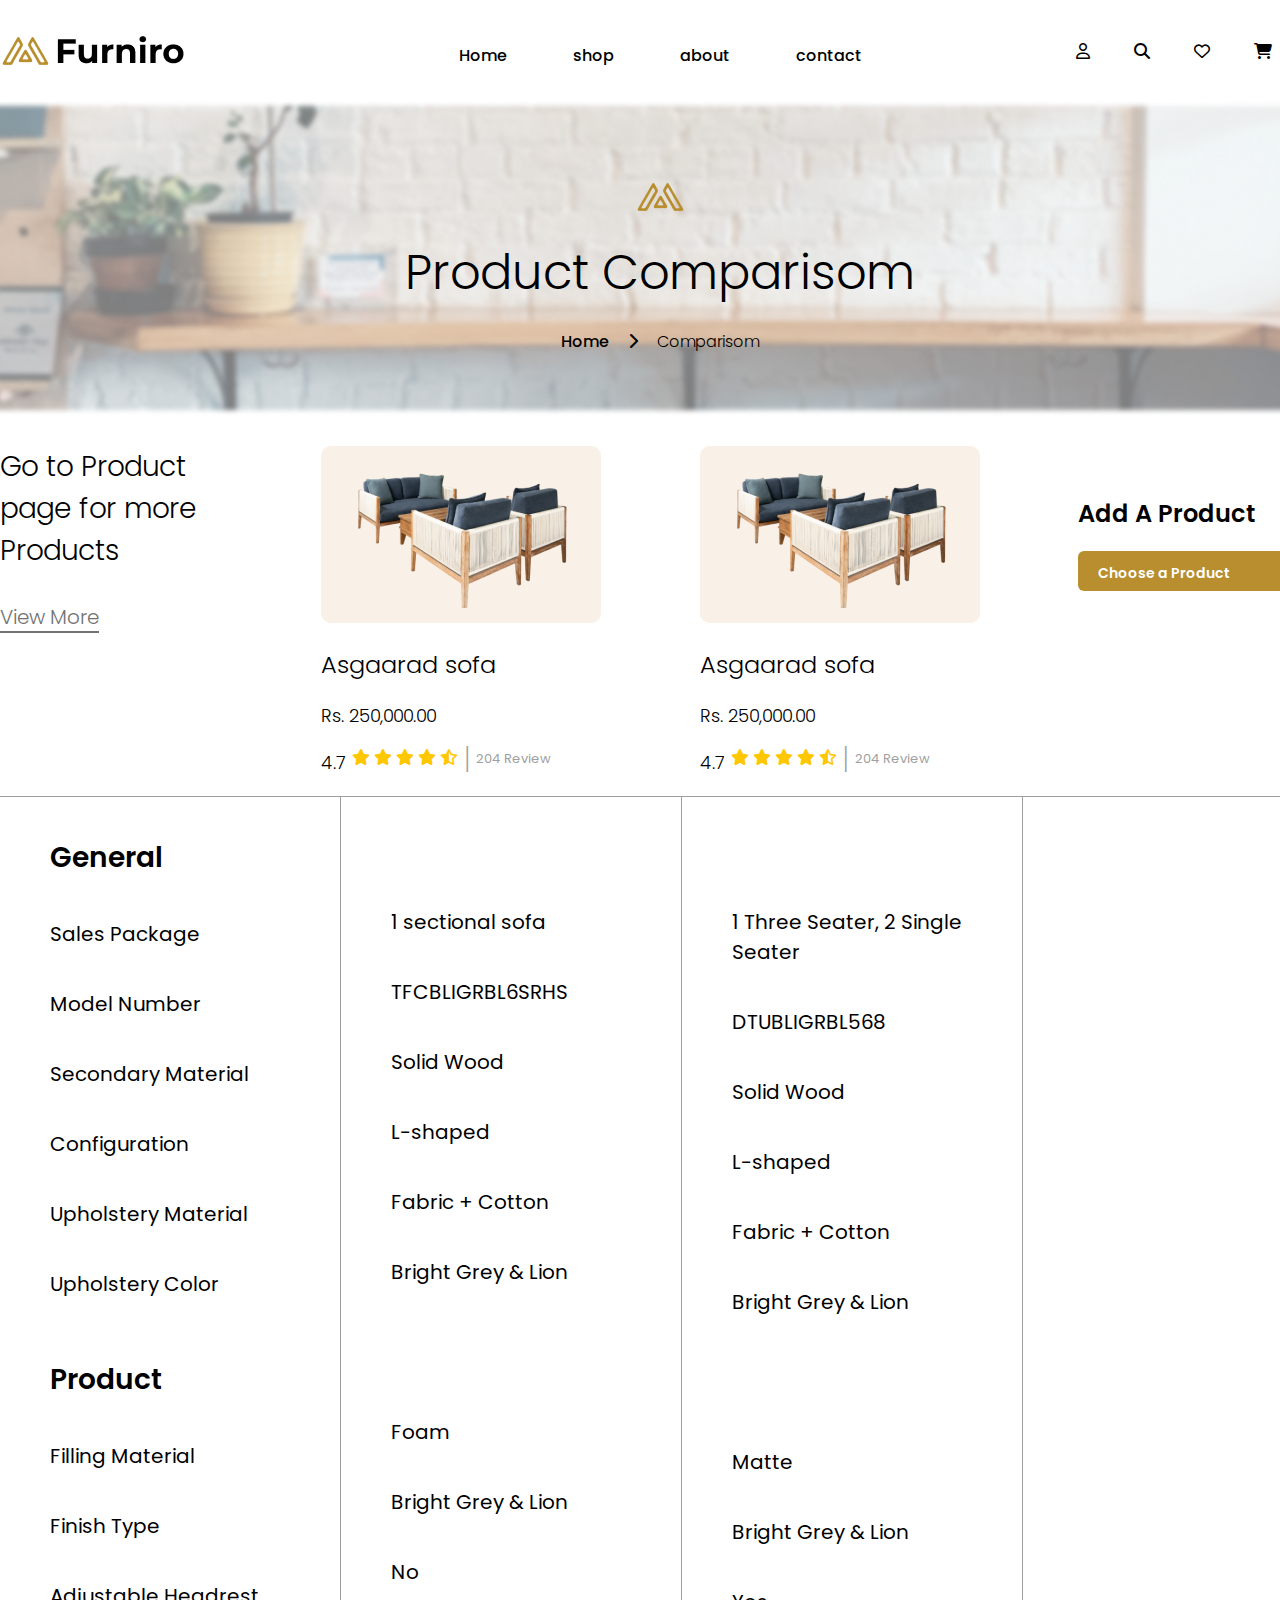
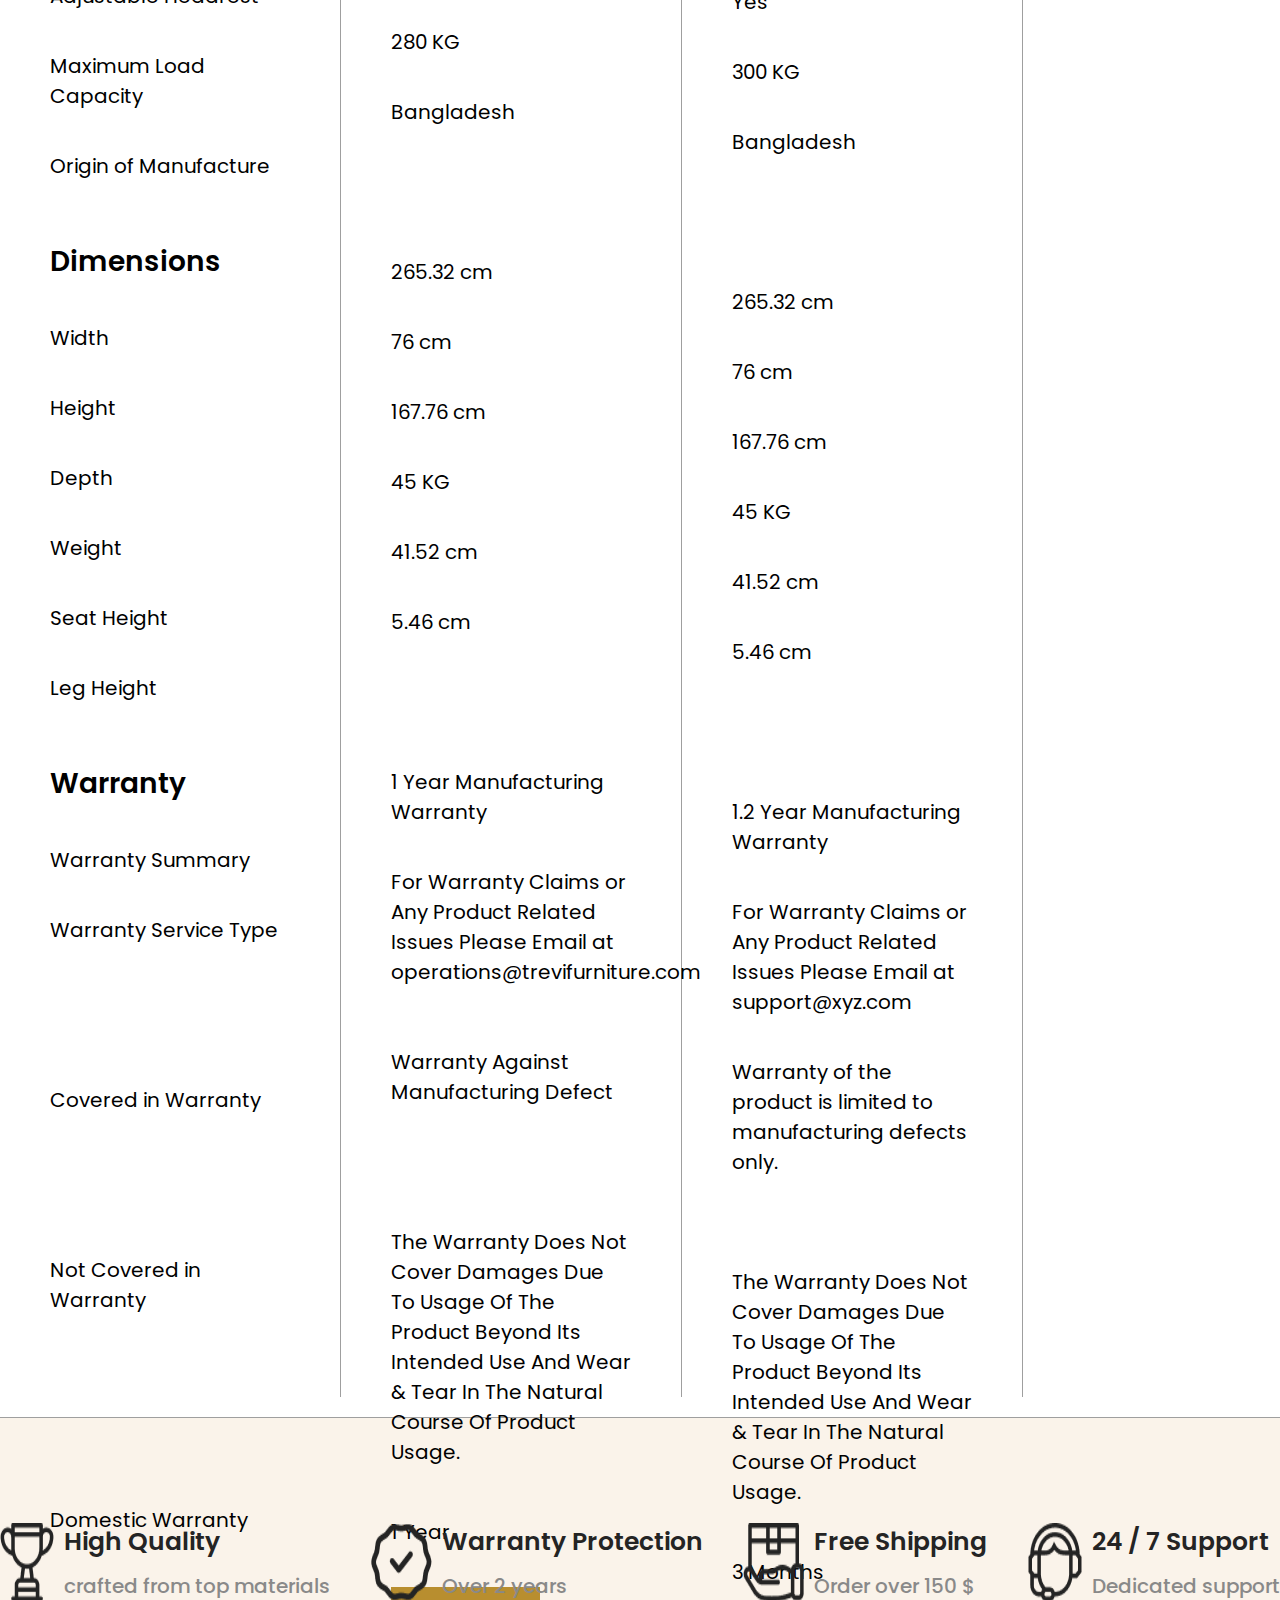
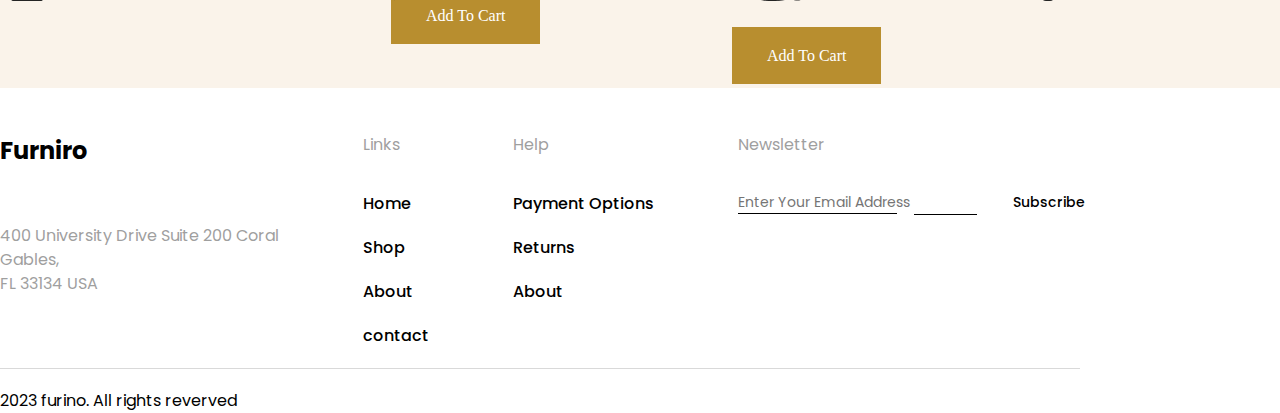
<file: Product_comparisom.html>
<!DOCTYPE html>
<html lang="en">

<head>
    <meta charset="UTF-8">
    <meta name="viewport" content="width=device-width, initial-scale=1.0">
    <title>Furniro</title>
    <!-- google fonts start  -->
    <!-- popins -->
    <link rel="preconnect" href="https://fonts.googleapis.com">
    <link rel="preconnect" href="https://fonts.gstatic.com" crossorigin>
    <link href="https://fonts.googleapis.com/css2?family=Montserrat:ital,
        wght@0,100..900;1,100..900&family=Poppins:ital,wght@0,100;0,200;0,300
        ;0,400;0,500;0,600;0,700;0,800;0,900;1,100;1,200;1,300;1,400;1,500;1,
        600;1,700;1,800;1,900&display=swap" rel="stylesheet">
    <!-- google fonts end  -->
    <link rel="stylesheet" href="CSS/all.min.css">
    <link rel="stylesheet" href="CSS/product_comparisom.css">
</head>

<body>
    <!-- Header part start  -->
    <section id="headerpart">
        <div class="container">
            <div class="head">
                <div class="logo">
                    <img src="images/logo.png" alt="logo.png">
                </div>
                <div class="menu">
                    <ul>
                        <li><a href="#">Home</a></li>
                        <li><a href="#">shop</a></li>
                        <li><a href="#">about</a></li>
                        <li><a href="#">contact</a></li>
                    </ul>
                </div>
                <div class="icons">
                    <i class="fa-regular fa-user"></i>
                    <i class="fa-solid fa-magnifying-glass"></i>
                    <i class="fa-regular fa-heart"></i>
                    <i class="fa-solid fa-cart-shopping"></i>
                </div>
            </div>
        </div>
    </section>
    <!-- Header part end  -->

    <!--background start  -->
    <section id="backgroundpart">
        <div class="container">
            <div class="backgroundinfo">
                <img src="images/M.png" alt="m.png">
                <h1>Product Comparisom</h1>
                <h3>Home <i class="fa-solid fa-chevron-right"></i>
                    <p>Comparisom</p>
                </h3>
            </div>
        </div>
    </section>
    <!-- background end  -->

    <!--productview start  -->
    <section id="productviewpart">
        <div class="container">
            <div class="viewcontent">
                <div class="producttxt">
                    <h3>Go to Product page for more
                        Products</h3>
                    <h5><a href="#">View More</a></h5>
                </div>

                <div class="product_content">
                    <img src="images/Asgaard sofa product comparisom.png" alt="Asgaard sofa product comparisom.png">
                    <h4>Asgaarad sofa</h4>
                    <h5>Rs. 250,000.00</h5>
                    <div class="stars">
                        <p>4.7</p>
                        <div class="star">
                            <i class="fa-solid fa-star"></i>
                            <i class="fa-solid fa-star"></i>
                            <i class="fa-solid fa-star"></i>
                            <i class="fa-solid fa-star"></i>
                            <i class="fa-regular fa-star-half-stroke"></i>
                        </div>
                        <line>|</line>
                        <h3>204 Review</h3>
                    </div>
                </div>

                <div class="product_content">
                    <img src="images/Asgaard sofa product comparisom.png" alt="Asgaard sofa product comparisom.png">
                    <h4>Asgaarad sofa</h4>
                    <h5>Rs. 250,000.00</h5>
                    <div class="stars">
                        <p>4.7</p>
                        <div class="star">
                            <i class="fa-solid fa-star"></i>
                            <i class="fa-solid fa-star"></i>
                            <i class="fa-solid fa-star"></i>
                            <i class="fa-solid fa-star"></i>
                            <i class="fa-regular fa-star-half-stroke"></i>
                        </div>
                        <line>|</line>
                        <h3>204 Review</h3>
                    </div>
                </div>

                <div class="addproduct">
                    <h1>Add A Product</h1>
                    <div class="pbutton">
                        <p>Choose a Product</p>
                        <i class="fa-solid fa-chevron-down"></i>
                    </div>
                </div>

            </div>
        </div>
    </section>
    <!-- productview end  -->

    <!--descrption part start  -->
    <section id="descrptionpart">
        <div class="container">
            <div class="rowline"></div>
            <div class="descriptioninfo">
                <div class="coloum_one">
                    <div class="colouminfo">
                        <!-- 1st info start  -->
                        <h1>General</h1>
                        <p>Sales Package</p>
                        <p>Model Number</p>
                        <p>Secondary Material</p>
                        <p>Configuration</p>
                        <p>Upholstery Material</p>
                        <p>Upholstery Color</p>
                        <!-- 1st info end  -->

                        <!-- 2nd info start  -->
                        <h2>Product </h2>
                        <p>Filling Material</p>
                        <p>Finish Type</p>
                        <p>Adjustable Headrest</p>
                        <p>Maximum Load Capacity</p>
                        <p>Origin of Manufacture</p>
                        <!-- 2nd info end  -->

                        <!-- 3rd info start  -->
                        <h3>Dimensions</h3>
                        <p>Width</p>
                        <p>Height</p>
                        <p>Depth</p>
                        <p>Weight</p>
                        <p>Seat Height</p>
                        <p>Leg Height</p>
                        <!-- 3rd info end  -->
                        <div class="c_lastpart">
                            <h1>Warranty</h2>
                                <h2>Warranty Summary</h2>
                                <h3>Warranty Service  Type</h3>
                                <h4>Covered in Warranty</h4>
                                <h5>Not Covered in Warranty</h5>
                                <h6>Domestic Warranty</h6>
                        </div>
                    </div>
                </div>
                <div class="coloum_two">
                    <div class="colouminfo">
                        <!-- 1st info start  -->
                        <div class="c_1stinfo">
                            <p>1 sectional sofa </p>
                            <p>TFCBLIGRBL6SRHS</p>
                            <p>Solid Wood</p>
                            <p>L-shaped</p>
                            <p>Fabric + Cotton</p>
                            <p>Bright Grey & Lion</p>
                        </div>
                        <!-- 1st info end  -->

                        <!-- 2nd info start  -->
                        <div class="c_2ndinfo">
                            <p>Foam</p>
                            <p>Bright Grey & Lion</p>
                            <p>No</p>
                            <p>280 KG</p>
                            <p>Bangladesh</p>
                        </div>
                        <!-- 2nd info end  -->

                        <!-- 3rd info start  -->
                        <div class="c_3rdinfo">
                            <p>265.32 cm</p>
                            <p>76 cm</p>
                            <p>167.76 cm</p>
                            <p>45 KG</p>
                            <p>41.52 cm</p>
                            <p>5.46 cm</p>
                        </div>
                        <!-- 3rd info end  -->
                         <div class="c_4thinfo">
                            <h1>1 Year Manufacturing Warranty</h1>
                            <h2>For Warranty Claims or Any Product
                                 Related Issues Please Email at 
                                 operations@trevifurniture.com
                            </h2>
                            <h3>Warranty Against Manufacturing Defect</h3>
                            <h4>The Warranty Does Not Cover Damages Due To 
                                Usage Of The Product Beyond Its Intended Use
                                 And Wear & Tear In The Natural Course Of Product Usage.
                            </h4>
                            <h5>1 Year</h5>
                         </div>

                         <a href="#">Add To Cart</a>
                    </div>
                </div>
                <div class="coloum_three">
                    <div class="colouminfo">
                        <!-- 1st info start  -->
                        <div class="c_1stinfo">
                            <p>1 Three Seater, 2 Single Seater </p>
                            <p>DTUBLIGRBL568</p>
                            <p>Solid Wood</p>
                            <p>L-shaped</p>
                            <p>Fabric + Cotton</p>
                            <p>Bright Grey & Lion</p>
                        </div>
                        <!-- 1st info end  -->

                        <!-- 2nd info start  -->
                        <div class="c_2ndinfo">
                            <p>Matte</p>
                            <p>Bright Grey & Lion</p>
                            <p>Yes</p>
                            <p>300 KG</p>
                            <p>Bangladesh</p>
                        </div>
                        <!-- 2nd info end  -->

                        <!-- 3rd info start  -->
                        <div class="c_3rdinfo">
                            <p>265.32 cm</p>
                            <p>76 cm</p>
                            <p>167.76 cm</p>
                            <p>45 KG</p>
                            <p>41.52 cm</p>
                            <p>5.46 cm</p>
                        </div>
                        <!-- 3rd info end  -->
                         <div class="lastone">
                            <h1>1.2 Year Manufacturing Warranty</h1>
                            <h2>For Warranty Claims or Any Product 
                                Related Issues Please Email at 
                                support@xyz.com
                            </h2>
                            <h3>Warranty of the product is limited to
                                 manufacturing defects only.
                            </h3>
                            <h4>The Warranty Does Not Cover Damages Due To 
                                Usage Of The Product Beyond Its Intended Use
                                 And Wear & Tear In The Natural Course Of Product Usage.
                            </h4>
                            <h5>3 Months</h5>
                         </div>
                         <a href="#">Add To Cart</a>
                    </div>
                </div>
            </div>
            <div class="rowline"></div>
        </div>
    </section>
    <!--descrption part end  -->

    <!-- start  -->

    <!-- end  -->

    <!-- start  -->

    <!-- end  -->

    <!-- start  -->

    <!-- end  -->

    <!-- support   part start  -->
    <section id="supportpart">
        <div class="container">
            <div class="supportinfo">
                <div class="s_content">
                    <img src="images/Vector3.png" alt="Vector3.png">
                    <div class="s_txt">
                        <h2>High Quality</h2>
                        <p>crafted from top materials</p>
                    </div>
                </div>

                <div class="s_content">
                    <img src="images/Vector2.png" alt="Vector3.png">
                    <div class="s_txt">
                        <h2>Warranty Protection</h2>
                        <p>Over 2 years</p>
                    </div>
                </div>

                <div class="s_content">
                    <img src="images/Vector1.png" alt="Vector3.png">
                    <div class="s_txt">
                        <h2>Free Shipping</h2>
                        <p>Order over 150 $</p>
                    </div>
                </div>

                <div class="s_content">
                    <img src="images/Vector.png" alt="Vector3.png">
                    <div class="s_txt">
                        <h2>24 / 7 Support</h2>
                        <p>Dedicated support</p>
                    </div>
                </div>
            </div>
        </div>
     </section>
    <!--support    part end  -->

    <!-- footerpart   part start  -->
    <section id="footerpart">
        <div class="container">
            <div class="footerdetails">

                <div class="footerarea">
                    <div class="leftinfo">
                        <h2>Furniro</h2>
                        <p>400 University Drive Suite 200 Coral <br>Gables,
                            <br> FL 33134 USA
                        </p>
                    </div>

                    <div class="linkinfo">
                        <h4>Links</h4>
                        <a href="#">Home</a>
                        <a href="#">Shop</a>
                        <a href="#">About</a>
                        <a href="#">contact</a>
                    </div>

                    <div class="helpinfo">
                        <h4>Help</h4>
                        <a href="#">Payment Options</a>
                        <a href="#">Returns</a>
                        <a href="#">About</a>
                    </div>

                    <div class="rightinfo">
                        <h3>Newsletter</h3>
                        <div class="cont">
                            <input type="email" name="email" placeholder="Enter Your Email Address">
                            <a href="#">Subscribe</a>
                        </div>
                        <div class="line"></div>
                        <div class="lineone"></div>
                    </div>

                </div>
                <div class="fotterline"></div>
                <span>2023 furino. All rights reverved</span>
            </div>
        </div>
    </section>
    <!-- footerpart   part end  -->

</body>

</html>
</file>
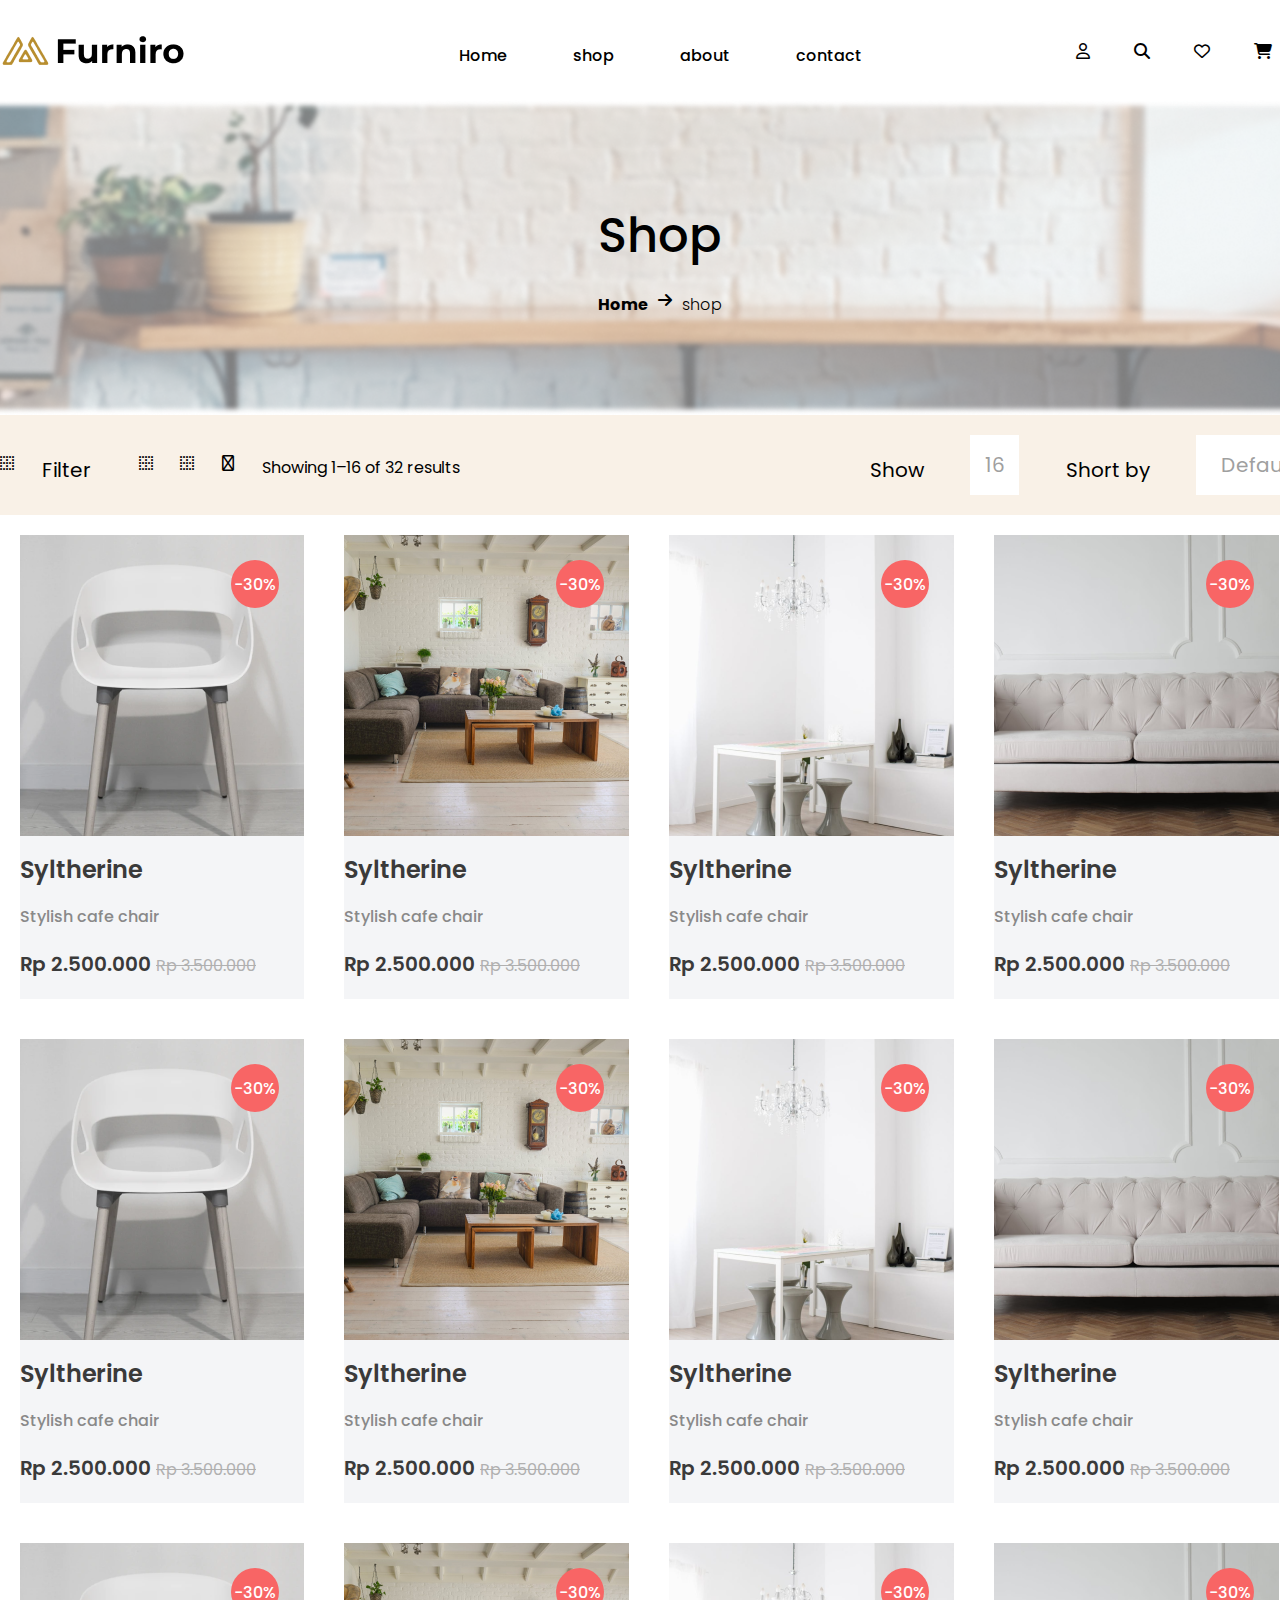
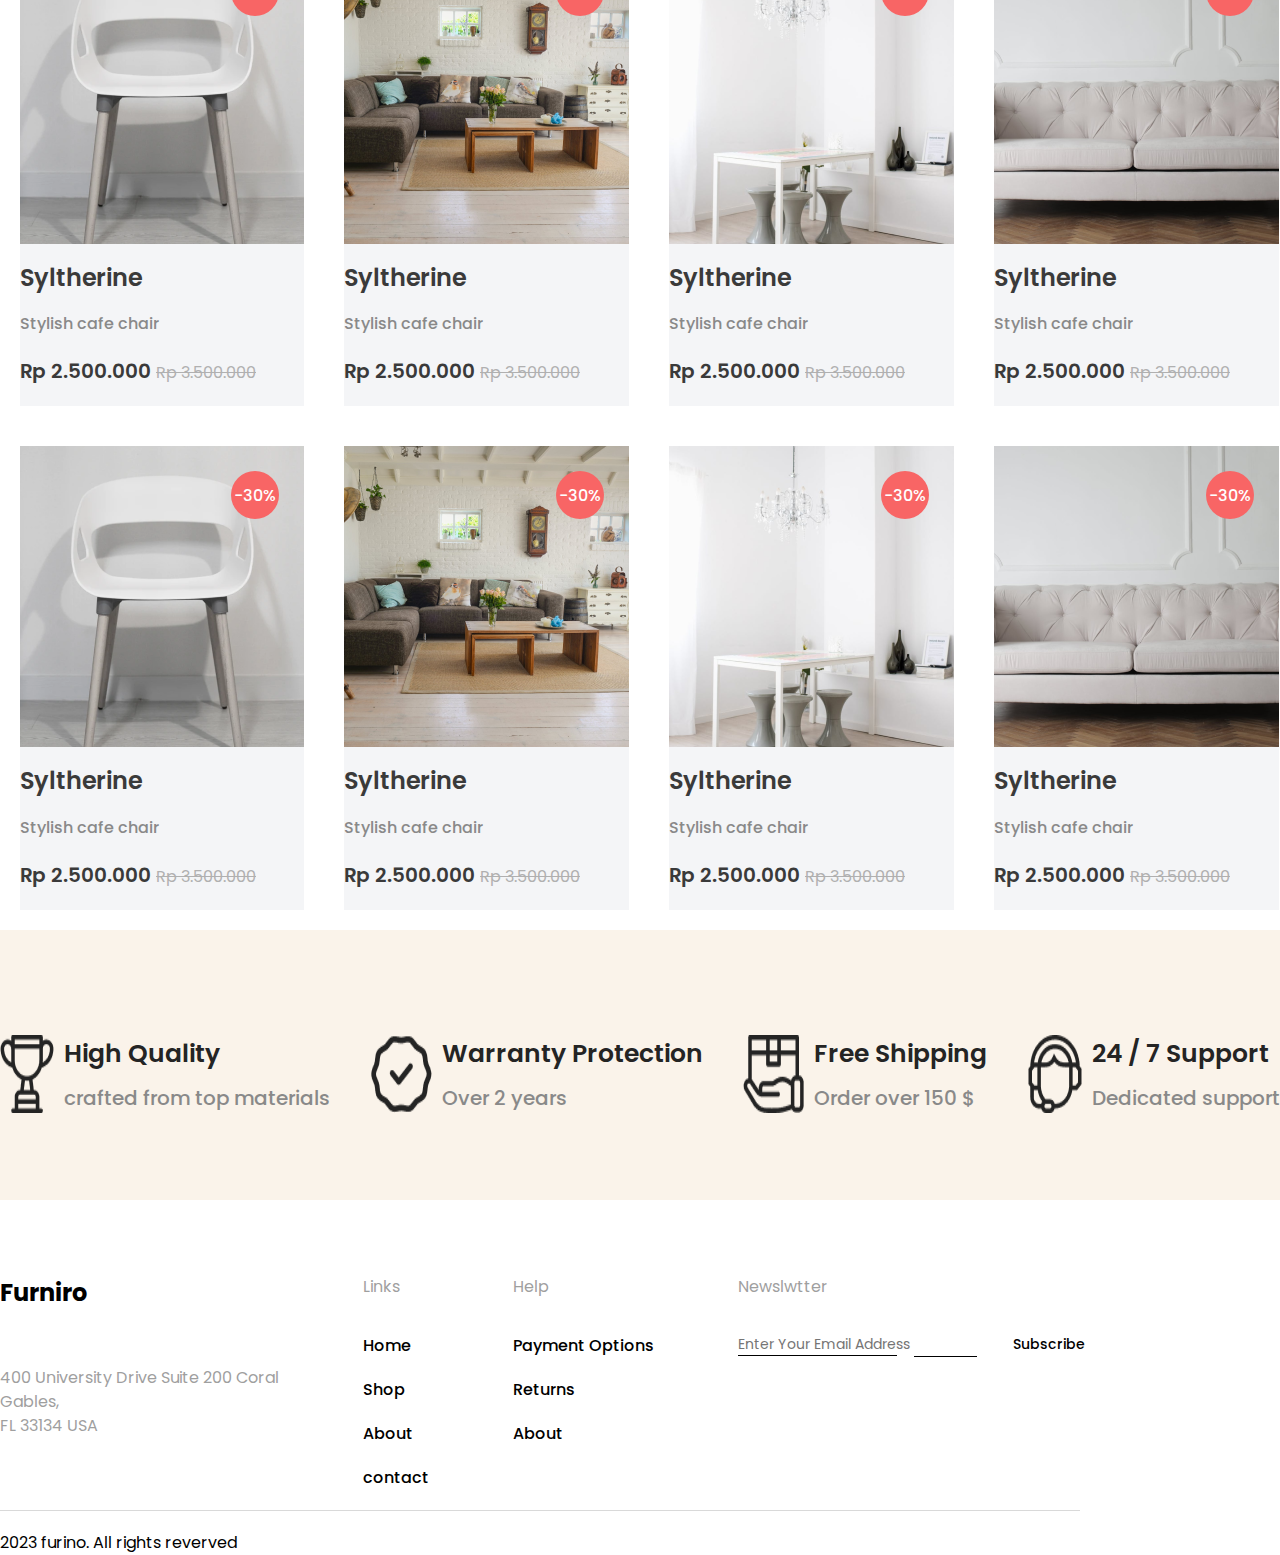
<file: shop.html>
<!DOCTYPE html>
<html lang="en">
<head>
    <meta charset="UTF-8">
    <meta name="viewport" content="width=device-width, initial-scale=1.0">
    <title>Furniro</title>
    <!-- google fonts start  -->
    <!-- popins -->
    <link rel="preconnect" href="https://fonts.googleapis.com">
    <link rel="preconnect" href="https://fonts.gstatic.com" crossorigin>
    <link href="https://fonts.googleapis.com/css2?family=Montserrat:ital,
    wght@0,100..900;1,100..900&family=Poppins:ital,wght@0,100;0,200;0,300
    ;0,400;0,500;0,600;0,700;0,800;0,900;1,100;1,200;1,300;1,400;1,500;1,
    600;1,700;1,800;1,900&display=swap" rel="stylesheet">
    <!-- google fonts end  -->
    <link rel="stylesheet" href="CSS/all.min.css">
    <link rel="stylesheet" href="CSS/shop.css">
</head>
<body>
    <!-- Header part start  -->
    <section id="headerpart">
        <div class="container">
            <div class="head">
                <div class="logo">
                    <img src="images/logo.png" alt="logo.png">
                </div>
                <div class="menu">
                    <ul>
                        <li><a href="index.html" target="_blank">Home</a></li>
                        <li><a href="shop.html" >shop</a></li>
                        <li><a href="blog.html" target="_blank">about</a></li>
                        <li><a href="contact.html" target="_blank"> contact</a></li>
                    </ul>
                </div>
                <div class="icons">
                    <i class="fa-regular fa-user"></i>
                    <i class="fa-solid fa-magnifying-glass"></i>
                    <i class="fa-regular fa-heart"></i>
                    <i class="fa-solid fa-cart-shopping"></i>
                </div>
            </div>
        </div>
    </section>
    <!-- Header part end  -->

    <!-- Background   part start  -->
    <section id="background">
        <div class="container">
            <div class="backgroundinfo">
               <div class="bgcontent">
                    <h2>Shop</h2>
                    <div class="bgtxt">
                        <h4>Home</h4>
                        <i class="fa-solid fa-arrow-right"></i>
                        <p>shop</p>
                    </div>
               </div>
            </div>
        </div>
    </section>
    <!--  Background  part end  -->
    
    <!-- filter   part start  -->
    <section id="filterpart">
            <div class="container">
                <div class="filterinfo">
                    <div class="iconone">
                        <i class="fa-solid fa-border-none"></i>
                        <h3>Filter</h3>
                       <span>
                        <i class="fa-solid fa-border-none"></i>
                       </span>
                       <i class="fa-solid fa-border-none"></i>
                       <i class="fa-regular fa-grip-lines-vertical"></i>
                        <p>Showing 1–16 of 32 results</p>
                    </div>

                    <div class="filtertxt">
                        <h4>Show</h4>
                            <h5>16</h5>
                        <h3>Short by</h3>
                            <p>Default</p>
                    </div>

                </div>
            </div>

    </section>
    <!-- filter   part end  -->

    <!-- product   part start  -->
    <section id="productpart">
        <div class="container">
            <div class="productview">
                <!-- 1st row start  -->
                <div class="productinfo">
                    <div class="discoutinfo">
                        <p>-30%</p>
                    </div>
                    <img src="images/product (2).png" alt="product (2).png">
                    <div class="infotxt">
                        <h2>Syltherine</h2>
                        <p>Stylish cafe chair</p>
                        <h3>Rp 2.500.000   <span><del>Rp 3.500.000</del></span></h3>
                    </div>
                    <!-- hover -->
                     <div class="hoverview">
                        <div class="hoverinfo">
                            <a href="cart.html" target="_blank">Add to cart</a>
                            <div class="hovericon">
                                <span><i class="fa-solid fa-share-nodes"></i>share</span>
                                <span> <i class="fa-solid fa-code-compare"></i>compare </span>
                                <span> <i class="fa-regular fa-heart"></i>Like</span>
                            </div>
                        </div>
                     </div>
                </div>

                <div class="productinfo">
                    <div class="discoutinfo">
                        <p>-30%</p>
                    </div>
                    <img src="images/product (1).png" alt="product (2).png">
                    <div class="infotxt">
                        <h2>Syltherine</h2>
                        <p>Stylish cafe chair</p>
                        <h3>Rp 2.500.000   <span><del>Rp 3.500.000</del></span></h3>
                    </div>
                    <!-- hover -->
                     <div class="hoverview">
                        <div class="hoverinfo">
                            <a href="cart.html" target="_blank">Add to cart</a>
                            <div class="hovericon">
                                <span><i class="fa-solid fa-share-nodes"></i>share</span>
                                <span> <i class="fa-solid fa-code-compare"></i>compare </span>
                                <span> <i class="fa-regular fa-heart"></i>Like</span>
                            </div>
                        </div>
                     </div>
                </div>

                <div class="productinfo">
                    <div class="discoutinfo">
                        <p>-30%</p>
                    </div>
                    <img src="images/product (3).png" alt="product (2).png">
                    <div class="infotxt">
                        <h2>Syltherine</h2>
                        <p>Stylish cafe chair</p>
                        <h3>Rp 2.500.000   <span><del>Rp 3.500.000</del></span></h3>
                    </div>
                    <!-- hover -->
                     <div class="hoverview">
                        <div class="hoverinfo">
                            <a href="cart.html" target="_blank">Add to cart</a>
                            <div class="hovericon">
                                <span><i class="fa-solid fa-share-nodes"></i>share</span>
                                <span> <i class="fa-solid fa-code-compare"></i>compare </span>
                                <span> <i class="fa-regular fa-heart"></i>Like</span>
                            </div>
                        </div>
                     </div>
                </div>

                <div class="productinfo">
                    <div class="discoutinfo">
                        <p>-30%</p>
                    </div>
                    <img src="images/product (4).png" alt="product (2).png">
                    <div class="infotxt">
                        <h2>Syltherine</h2>
                        <p>Stylish cafe chair</p>
                        <h3>Rp 2.500.000   <span><del>Rp 3.500.000</del></span></h3>
                    </div>
                    <!-- hover -->
                     <div class="hoverview">
                        <div class="hoverinfo">
                            <a href="cart.html" target="_blank">Add to cart</a>
                            <div class="hovericon">
                                <span><i class="fa-solid fa-share-nodes"></i>share</span>
                                <span> <i class="fa-solid fa-code-compare"></i>compare </span>
                                <span> <i class="fa-regular fa-heart"></i>Like</span>
                            </div>
                        </div>
                     </div>
                </div>
                <!-- 1st row end  -->

                <!-- 2nd row start  -->
                <div class="productinfo">
                    <div class="discoutinfo">
                        <p>-30%</p>
                    </div>
                    <img src="images/product (2).png" alt="product (2).png">
                    <div class="infotxt">
                        <h2>Syltherine</h2>
                        <p>Stylish cafe chair</p>
                        <h3>Rp 2.500.000   <span><del>Rp 3.500.000</del></span></h3>
                    </div>
                    <!-- hover -->
                     <div class="hoverview">
                        <div class="hoverinfo">
                            <a href="cart.html" target="_blank">Add to cart</a>
                            <div class="hovericon">
                                <span><i class="fa-solid fa-share-nodes"></i>share</span>
                                <span> <i class="fa-solid fa-code-compare"></i>compare </span>
                                <span> <i class="fa-regular fa-heart"></i>Like</span>
                            </div>
                        </div>
                     </div>
                </div>

                <div class="productinfo">
                    <div class="discoutinfo">
                        <p>-30%</p>
                    </div>
                    <img src="images/product (1).png" alt="product (2).png">
                    <div class="infotxt">
                        <h2>Syltherine</h2>
                        <p>Stylish cafe chair</p>
                        <h3>Rp 2.500.000   <span><del>Rp 3.500.000</del></span></h3>
                    </div>
                    <!-- hover -->
                     <div class="hoverview">
                        <div class="hoverinfo">
                            <a href="cart.html" target="_blank">Add to cart</a>
                            <div class="hovericon">
                                <span><i class="fa-solid fa-share-nodes"></i>share</span>
                                <span> <i class="fa-solid fa-code-compare"></i>compare </span>
                                <span> <i class="fa-regular fa-heart"></i>Like</span>
                            </div>
                        </div>
                     </div>
                </div>

                <div class="productinfo">
                    <div class="discoutinfo">
                        <p>-30%</p>
                    </div>
                    <img src="images/product (3).png" alt="product (2).png">
                    <div class="infotxt">
                        <h2>Syltherine</h2>
                        <p>Stylish cafe chair</p>
                        <h3>Rp 2.500.000   <span><del>Rp 3.500.000</del></span></h3>
                    </div>
                    <!-- hover -->
                     <div class="hoverview">
                        <div class="hoverinfo">
                            <a href="cart.html" target="_blank">Add to cart</a>
                            <div class="hovericon">
                                <span><i class="fa-solid fa-share-nodes"></i>share</span>
                                <span> <i class="fa-solid fa-code-compare"></i>compare </span>
                                <span> <i class="fa-regular fa-heart"></i>Like</span>
                            </div>
                        </div>
                     </div>
                </div>

                <div class="productinfo">
                    <div class="discoutinfo">
                        <p>-30%</p>
                    </div>
                    <img src="images/product (4).png" alt="product (2).png">
                    <div class="infotxt">
                        <h2>Syltherine</h2>
                        <p>Stylish cafe chair</p>
                        <h3>Rp 2.500.000   <span><del>Rp 3.500.000</del></span></h3>
                    </div>
                    <!-- hover -->
                     <div class="hoverview">
                        <div class="hoverinfo">
                            <a href="cart.html" target="_blank">Add to cart</a>
                            <div class="hovericon">
                                <span><i class="fa-solid fa-share-nodes"></i>share</span>
                                <span> <i class="fa-solid fa-code-compare"></i>compare </span>
                                <span> <i class="fa-regular fa-heart"></i>Like</span>
                            </div>
                        </div>
                     </div>
                </div>
                <!-- 2nd row end  -->

                <!-- 3rd row start  -->
                <div class="productinfo">
                    <div class="discoutinfo">
                        <p>-30%</p>
                    </div>
                    <img src="images/product (2).png" alt="product (2).png">
                    <div class="infotxt">
                        <h2>Syltherine</h2>
                        <p>Stylish cafe chair</p>
                        <h3>Rp 2.500.000   <span><del>Rp 3.500.000</del></span></h3>
                    </div>
                    <!-- hover -->
                     <div class="hoverview">
                        <div class="hoverinfo">
                            <a href="cart.html" target="_blank">Add to cart</a>
                            <div class="hovericon">
                                <span><i class="fa-solid fa-share-nodes"></i>share</span>
                                <span> <i class="fa-solid fa-code-compare"></i>compare </span>
                                <span> <i class="fa-regular fa-heart"></i>Like</span>
                            </div>
                        </div>
                     </div>
                </div>

                <div class="productinfo">
                    <div class="discoutinfo">
                        <p>-30%</p>
                    </div>
                    <img src="images/product (1).png" alt="product (2).png">
                    <div class="infotxt">
                        <h2>Syltherine</h2>
                        <p>Stylish cafe chair</p>
                        <h3>Rp 2.500.000   <span><del>Rp 3.500.000</del></span></h3>
                    </div>
                    <!-- hover -->
                     <div class="hoverview">
                        <div class="hoverinfo">
                            <a href="cart.html" target="_blank">Add to cart</a>
                            <div class="hovericon">
                                <span><i class="fa-solid fa-share-nodes"></i>share</span>
                                <span> <i class="fa-solid fa-code-compare"></i>compare </span>
                                <span> <i class="fa-regular fa-heart"></i>Like</span>
                            </div>
                        </div>
                     </div>
                </div>

                <div class="productinfo">
                    <div class="discoutinfo">
                        <p>-30%</p>
                    </div>
                    <img src="images/product (3).png" alt="product (2).png">
                    <div class="infotxt">
                        <h2>Syltherine</h2>
                        <p>Stylish cafe chair</p>
                        <h3>Rp 2.500.000   <span><del>Rp 3.500.000</del></span></h3>
                    </div>
                    <!-- hover -->
                     <div class="hoverview">
                        <div class="hoverinfo">
                            <a href="cart.html" target="_blank">Add to cart</a>
                            <div class="hovericon">
                                <span><i class="fa-solid fa-share-nodes"></i>share</span>
                                <span> <i class="fa-solid fa-code-compare"></i>compare </span>
                                <span> <i class="fa-regular fa-heart"></i>Like</span>
                            </div>
                        </div>
                     </div>
                </div>

                <div class="productinfo">
                    <div class="discoutinfo">
                        <p>-30%</p>
                    </div>
                    <img src="images/product (4).png" alt="product (2).png">
                    <div class="infotxt">
                        <h2>Syltherine</h2>
                        <p>Stylish cafe chair</p>
                        <h3>Rp 2.500.000   <span><del>Rp 3.500.000</del></span></h3>
                    </div>
                    <!-- hover -->
                     <div class="hoverview">
                        <div class="hoverinfo">
                            <a href="cart.html" target="_blank">Add to cart</a>
                            <div class="hovericon">
                                <span><i class="fa-solid fa-share-nodes"></i>share</span>
                                <span> <i class="fa-solid fa-code-compare"></i>compare </span>
                                <span> <i class="fa-regular fa-heart"></i>Like</span>
                            </div>
                        </div>
                     </div>
                </div>
                <!-- 3rd row end  -->

                <!-- 4th row start  -->
                <div class="productinfo">
                    <div class="discoutinfo">
                        <p>-30%</p>
                    </div>
                    <img src="images/product (2).png" alt="product (2).png">
                    <div class="infotxt">
                        <h2>Syltherine</h2>
                        <p>Stylish cafe chair</p>
                        <h3>Rp 2.500.000   <span><del>Rp 3.500.000</del></span></h3>
                    </div>
                    <!-- hover -->
                     <div class="hoverview">
                        <div class="hoverinfo">
                            <a href="cart.html" target="_blank">Add to cart</a>
                            <div class="hovericon">
                                <span><i class="fa-solid fa-share-nodes"></i>share</span>
                                <span> <i class="fa-solid fa-code-compare"></i>compare </span>
                                <span> <i class="fa-regular fa-heart"></i>Like</span>
                            </div>
                        </div>
                     </div>
                </div>

                <div class="productinfo">
                    <div class="discoutinfo">
                        <p>-30%</p>
                    </div>
                    <img src="images/product (1).png" alt="product (2).png">
                    <div class="infotxt">
                        <h2>Syltherine</h2>
                        <p>Stylish cafe chair</p>
                        <h3>Rp 2.500.000   <span><del>Rp 3.500.000</del></span></h3>
                    </div>
                    <!-- hover -->
                     <div class="hoverview">
                        <div class="hoverinfo">
                            <a href="cart.html" target="_blank">Add to cart</a>
                            <div class="hovericon">
                                <span><i class="fa-solid fa-share-nodes"></i>share</span>
                                <span> <i class="fa-solid fa-code-compare"></i>compare </span>
                                <span> <i class="fa-regular fa-heart"></i>Like</span>
                            </div>
                        </div>
                     </div>
                </div>

                <div class="productinfo">
                    <div class="discoutinfo">
                        <p>-30%</p>
                    </div>
                    <img src="images/product (3).png" alt="product (2).png">
                    <div class="infotxt">
                        <h2>Syltherine</h2>
                        <p>Stylish cafe chair</p>
                        <h3>Rp 2.500.000   <span><del>Rp 3.500.000</del></span></h3>
                    </div>
                    <!-- hover -->
                     <div class="hoverview">
                        <div class="hoverinfo">
                            <a href="cart.html" target="_blank">Add to cart</a>
                            <div class="hovericon">
                                <span><i class="fa-solid fa-share-nodes"></i>share</span>
                                <span> <i class="fa-solid fa-code-compare"></i>compare </span>
                                <span> <i class="fa-regular fa-heart"></i>Like</span>
                            </div>
                        </div>
                     </div>
                </div>

                <div class="productinfo">
                    <div class="discoutinfo">
                        <p>-30%</p>
                    </div>
                    <img src="images/product (4).png" alt="product (2).png">
                    <div class="infotxt">
                        <h2>Syltherine</h2>
                        <p>Stylish cafe chair</p>
                        <h3>Rp 2.500.000   <span><del>Rp 3.500.000</del></span></h3>
                    </div>
                    <!-- hover -->
                     <div class="hoverview">
                        <div class="hoverinfo">
                            <a href="cart.html" target="_blank">Add to cart</a>
                            <div class="hovericon">
                                <span><i class="fa-solid fa-share-nodes"></i>share</span>
                                <span> <i class="fa-solid fa-code-compare"></i>compare </span>
                                <span> <i class="fa-regular fa-heart"></i>Like</span>
                            </div>
                        </div>
                     </div>
                </div>
                <!-- 4th row end  -->

            </div>
        </div>
    </section>
    <!-- product   part end  -->

    <!-- support   part start  -->
     <section id="supportpart">
        <div class="container">
            <div class="supportinfo">
                <div class="s_content">
                    <img src="images/Vector3.png" alt="Vector3.png">
                    <div class="s_txt">
                        <h2>High Quality</h2>
                        <p>crafted from top materials</p>
                    </div>
                </div>

                <div class="s_content">
                    <img src="images/Vector2.png" alt="Vector3.png">
                    <div class="s_txt">
                        <h2>Warranty Protection</h2>
                        <p>Over 2 years</p>
                    </div>
                </div>

                <div class="s_content">
                    <img src="images/Vector1.png" alt="Vector3.png">
                    <div class="s_txt">
                        <h2>Free Shipping</h2>
                        <p>Order over 150 $</p>
                    </div>
                </div>

                <div class="s_content">
                    <img src="images/Vector.png" alt="Vector3.png">
                    <div class="s_txt">
                        <h2>24 / 7 Support</h2>
                        <p>Dedicated support</p>
                    </div>
                </div>
            </div>
        </div>
     </section>

    <!--support    part end  -->
    <!--    part start  -->

    <!--    part end  -->
    <!--    part start  -->

    <!--    part end  -->
    <!--    part start  -->

    <!--    part end  -->

   <!-- footerpart   part start  -->
   <section id="footerpart">
    <div class="container">
       <div class="footerdetails">
        
            <div class="footerarea">
                <div class="leftinfo">
                <h2>Furniro</h2>
                <p>400 University Drive Suite 200 Coral <br>Gables,
                   <br> FL 33134 USA</p>
                </div>

                <div class="linkinfo">
                <h4>Links</h4>
                <a href="#">Home</a>
                <a href="#">Shop</a>
                <a href="#">About</a>
                <a href="#">contact</a>
                </div>

                <div class="helpinfo">
                <h4>Help</h4>
                <a href="#">Payment Options</a>
                <a href="#">Returns</a>
                <a href="#">About</a>
                </div>

                <div class="rightinfo">
                <h3>Newslwtter</h3>
                    <div class="cont">
                        <input type="email" name="email" placeholder="Enter Your Email Address">
                        <a href="#">Subscribe</a>
                    </div>
                    <div class="line"></div>
                    <div class="lineone"></div>
                </div>

            </div>
            <div class="fotterline"></div>
            <span>2023 furino. All rights reverved</span>
       </div>
    </div>
 </section>
<!-- footerpart   part end  -->

</body>
</html>
</file>
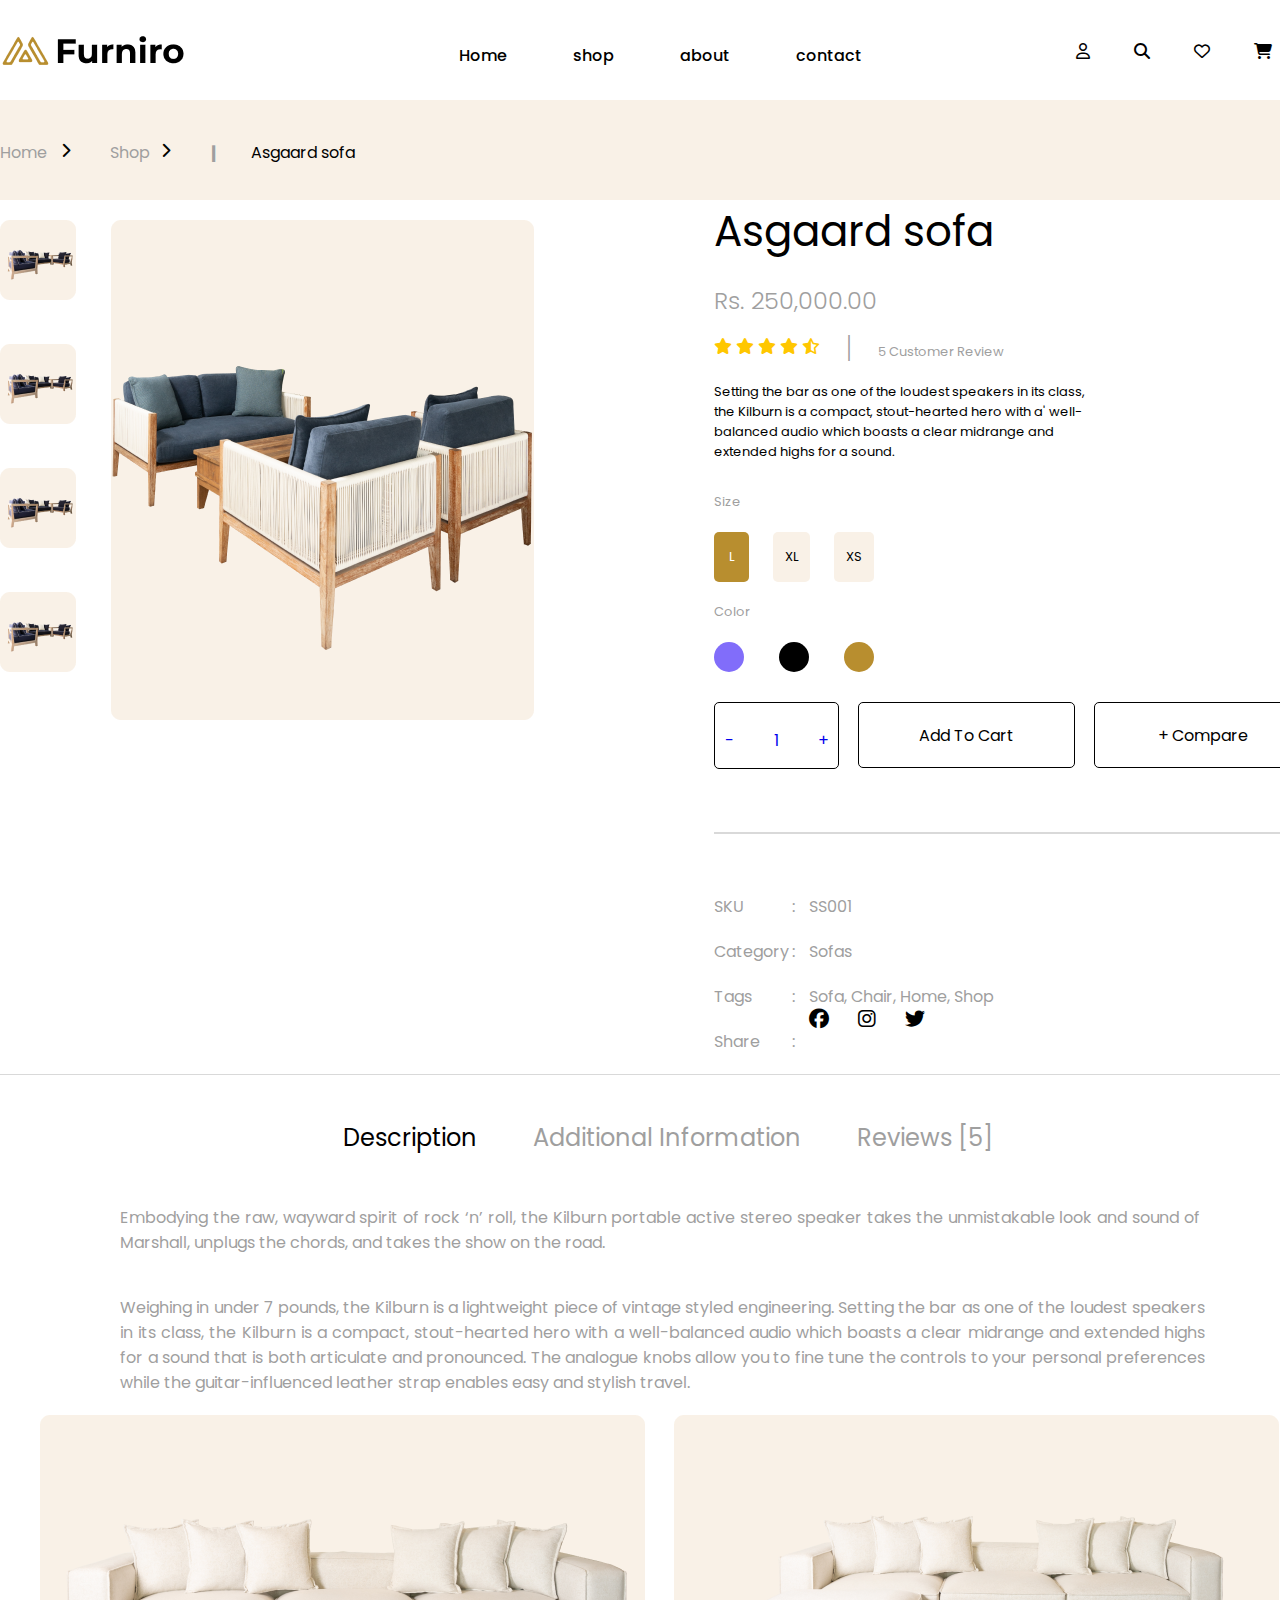
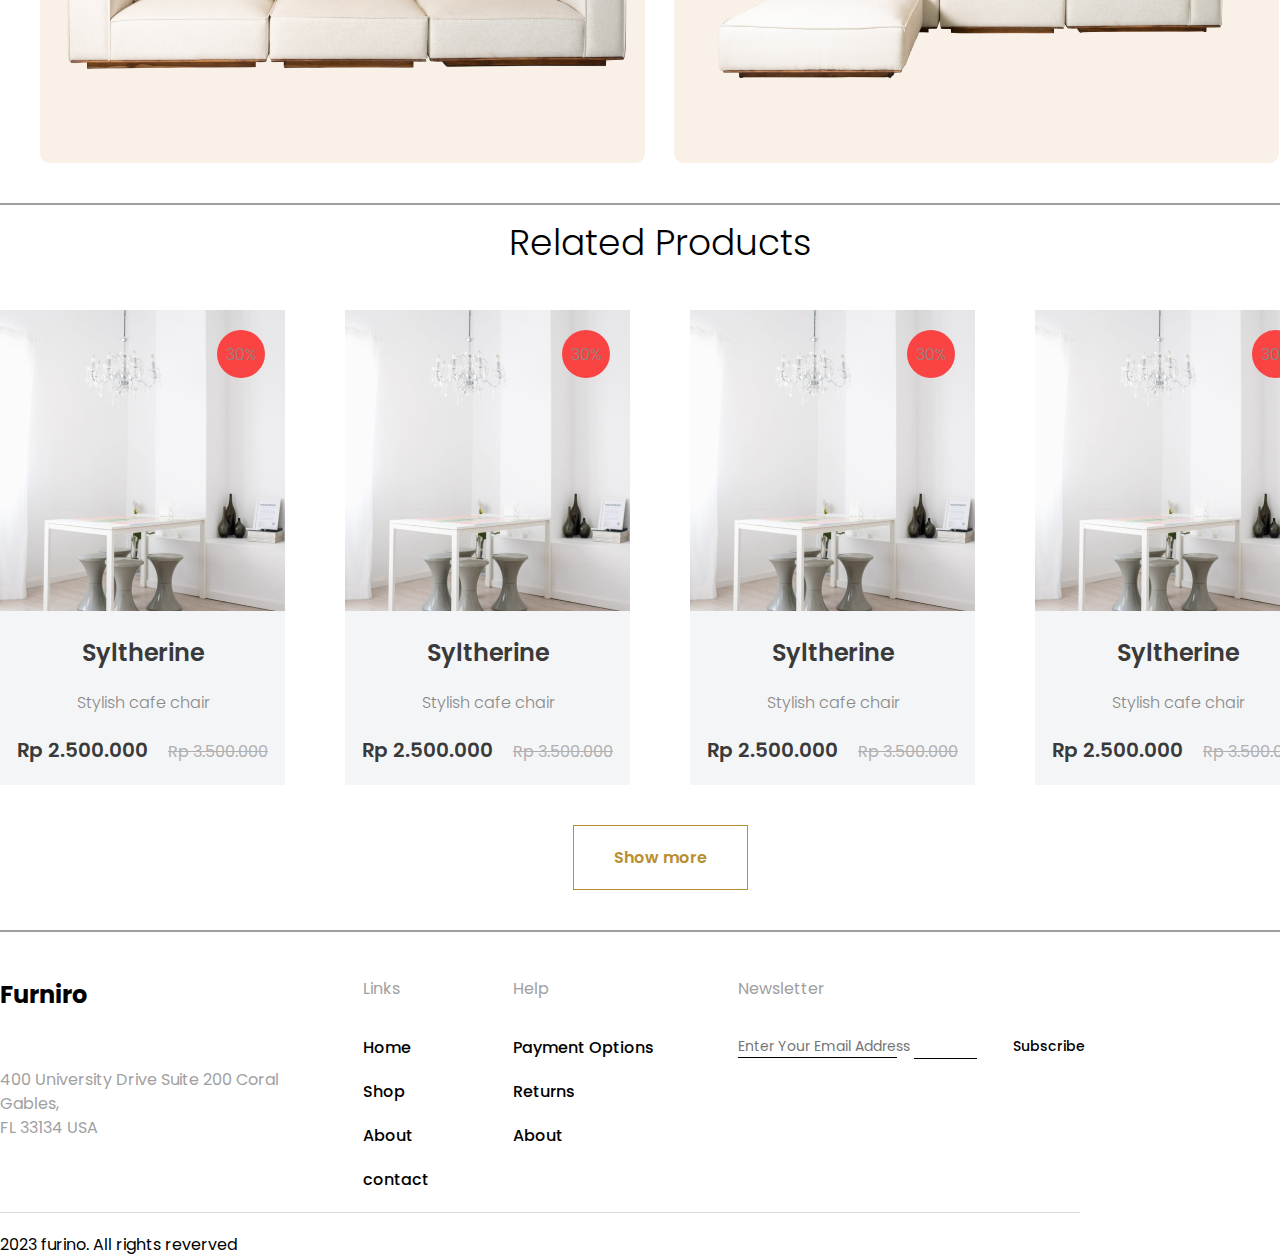
<file: single_product.html>
<!DOCTYPE html>
<html lang="en">

<head>
    <meta charset="UTF-8">
    <meta name="viewport" content="width=device-width, initial-scale=1.0">
    <title>Furniro</title>
    <!-- google fonts start  -->
    <!-- popins -->
    <link rel="preconnect" href="https://fonts.googleapis.com">
    <link rel="preconnect" href="https://fonts.gstatic.com" crossorigin>
    <link href="https://fonts.googleapis.com/css2?family=Montserrat:ital,
    wght@0,100..900;1,100..900&family=Poppins:ital,wght@0,100;0,200;0,300
    ;0,400;0,500;0,600;0,700;0,800;0,900;1,100;1,200;1,300;1,400;1,500;1,
    600;1,700;1,800;1,900&display=swap" rel="stylesheet">
    <!-- google fonts end  -->
    <link rel="stylesheet" href="CSS/all.min.css">
    <link rel="stylesheet" href="CSS/single_product.css">
</head>

<body>
    <!-- Header part start  -->
    <section id="headerpart">
        <div class="container">
            <div class="head">
                <div class="logo">
                    <img src="images/logo.png" alt="logo.png">
                </div>
                <div class="menu">
                    <ul>
                        <li><a href="index.html" target="_blank">Home</a></li>
                        <li><a href="shop.html"target="_blank">shop</a></li>
                        <li><a href="blog.html"target="_blank">about</a></li>
                        <li><a href="contact.html"target="_blank">contact</a></li>
                    </ul>
                </div>
                <div class="icons">
                    <i class="fa-regular fa-user"></i>
                    <i class="fa-solid fa-magnifying-glass"></i>
                    <i class="fa-regular fa-heart"></i>
                    <i class="fa-solid fa-cart-shopping"></i>
                </div>
            </div>
        </div>
    </section>
    <!-- Header part end  -->

    <!--  direction  part start  -->
    <section id="directionpart">
        <div class="container">
            <div class="directioninfo">
                <div class="homearea">
                    <a href="#">Home</a>
                    <i class="fa-solid fa-chevron-right"></i>
                </div>
                <div class="shoparea">
                    <a href="shop.html">Shop</a>
                    <i class="fa-solid fa-chevron-right"></i>
                </div>
                <p>|</p>
                <h4>Asgaard sofa</h4>
            </div>
        </div>
    </section>
    <!--  direction  part end  -->

    <!-- productpart   part start  -->
    <section id="productpart">
        <div class="container">
            <div class="productinfo">
                <div class="productimages">
                    <div class="productimg">
                        <img src="images/Asgaard sofa small.png" alt="Asgaard sofa small.png"><br>
                        <img src="images/Asgaard sofa small.png" alt="Asgaard sofa small.png"><br>
                        <img src="images/Asgaard sofa small.png" alt="Asgaard sofa small.png"><br>
                        <img src="images/Asgaard sofa small.png" alt="Asgaard sofa small.png">
                    </div>
                    <div class="mainimg">
                        <img src="images/Asgaard sofa 3.png" alt="Asgaard sofa 3.png">
                    </div>
                </div>
                <div class="productdetail">

                    <h1>Asgaard sofa</h1>

                    <h4>Rs. 250,000.00</h4>

                    <div class="pstars">
                        <div class="star">
                            <i class="fa-solid fa-star"></i>
                            <i class="fa-solid fa-star"></i>
                            <i class="fa-solid fa-star"></i>
                            <i class="fa-solid fa-star"></i>
                            <i class="fa-regular fa-star-half-stroke"></i>
                        </div>
                        <span>|</span>
                        <h6>5 Customer Review</h6>
                    </div>

                    <p>Setting the bar as one of the loudest speakers in its class,
                        the Kilburn is a compact, stout-hearted hero with a'
                        well-balanced audio which boasts a clear midrange and extended
                        highs for a sound.
                    </p>

                    <div class="sizes">
                        <p>Size</p>
                        <div class="sixe">
                            <h4>L</h4>
                            <h5>XL</h5>
                            <h5>XS</h5>
                        </div>
                    </div>

                    <div class="colors">
                        <p>Color</p>
                        <div class="col">
                            <div class="c_blue"></div>
                            <div class="c_black"></div>
                            <div class="c_magenta"></div>
                        </div>
                    </div>

                    <div class="productcart">
                        <div class="quantity">
                            <span><a href="#">-</a></span>
                            <span><a href="#">1</a></span>
                            <span><a href="#">+</a></span>
                        </div>

                        <div class="cartbattan">
                            <a href="cart.html">Add To Cart</a>
                        </div>

                        <div class="compare">
                            <div class="c_area">
                                <a href="#">+</a>
                                <a href="Product_comparisom.html">Compare</a>
                            </div>
                        </div>
                    </div>

                    <div class="p_line"></div>

                    <div class="productfotter">
                        <div class="lefttxt">
                            <p>SKU</p>
                            <p>Category</p>
                            <p>Tags</p>
                            <p>Share</p>
                        </div>
                        <div class="colons">
                            <p>:</p>
                            <p>:</p>
                            <p>:</p>
                            <p>:</p>
                        </div>
                        <div class="righttxt">
                            <p>SS001</p>
                            <p>Sofas</p>
                            <p>Sofa, Chair, Home, Shop</p>
                        </div>
                        <div class="producticon">
                            <a href="#"><i class="fa-brands fa-facebook"></i></a>
                            <a href="#"><i class="fa-brands fa-instagram"></i></a>
                            <a href="#"><i class="fa-brands fa-twitter"></i></a>
                        </div>
                    </div>
                </div>
            </div>
        </div>
        <div class="bottomline"></div>
    </section>
    <!--  productpart  part end  -->

    <!--description start  -->
    <section id="descriptionpart">
        <div class="container">
            <div class="description">
                <div class="desheader">
                    <h1>Description</h1>
                    <h2>Additional Information</h2>
                    <h2>Reviews [5]</h2>
                </div>
                <div class="descriptiontxt">
                    <h4>Embodying the raw, wayward spirit of rock ‘n’ roll,
                        the Kilburn portable active stereo speaker takes the
                        unmistakable look and sound of Marshall, unplugs the
                        chords, and takes the show on the road.</h4>

                    <p>Weighing in under 7 pounds, the Kilburn is a lightweight
                        piece of vintage styled engineering. Setting the bar as
                        one of the loudest speakers in its class, the Kilburn is
                        a compact, stout-hearted hero with a well-balanced audio
                        which boasts a clear midrange and extended highs for a sound
                        that is both articulate and pronounced. The analogue knobs allow
                        you to fine tune the controls to your personal preferences while the
                        guitar-influenced leather strap enables easy and stylish travel.</p>
                </div>
                <div class="desimgs">
                    <img src="images/descreiption img1.png" alt="descreiption img1.png">
                    <img src="images/descreiption img2.png" alt="descreiption img2.png">
                </div>
                <div class="desline"></div>
            </div>
        </div>
    </section>
    <!--description end  -->

    <!-- related product start  -->
    <section id="relproductpart">
        <div class="container">
            <div class="rel_p_info">
                <h1>Related Products</h1>
                <div class="r_p_flex">
                    <div class="rel_p_content">
                        <div class="rel_p_img">
                            <img src="images/product (3).png" alt="product (2).png">
                            <div class="rel_p_discount">
                                <p>30%</p>
                            </div>
                        </div>
                        <div class="rel_p_content">
                            <h4>Syltherine</h4>
                            <p>Stylish cafe chair</p>
                            <h2>Rp 2.500.000 <del>Rp 3.500.000</del></h2>
                        </div>
                    </div>
    
                    <div class="rel_p_content">
                        <div class="rel_p_img">
                            <img src="images/product (3).png" alt="product (2).png">
                            <div class="rel_p_discount">
                                <p>30%</p>
                            </div>
                        </div>
                        <div class="rel_p_content">
                            <h4>Syltherine</h4>
                            <p>Stylish cafe chair</p>
                            <h2>Rp 2.500.000 <del>Rp 3.500.000</del></h2>
                        </div>
                    </div>
    
                    <div class="rel_p_content">
                        <div class="rel_p_img">
                            <img src="images/product (3).png" alt="product (2).png">
                            <div class="rel_p_discount">
                                <p>30%</p>
                            </div>
                        </div>
                        <div class="rel_p_content">
                            <h4>Syltherine</h4>
                            <p>Stylish cafe chair</p>
                            <h2>Rp 2.500.000 <del>Rp 3.500.000</del></h2>
                        </div>
                    </div>
    
                    <div class="rel_p_content">
                        <div class="rel_p_img">
                            <img src="images/product (3).png" alt="product (2).png">
                            <div class="rel_p_discount">
                                <p>30%</p>
                            </div>
                        </div>
                        <div class="rel_p_content">
                            <h4>Syltherine</h4>
                            <p>Stylish cafe chair</p>
                            <h2>Rp 2.500.000 <del>Rp 3.500.000</del></h2>
                        </div>
                    </div>
                </div>
                <span><a href="#">Show more</a></span>
                <div class="reline"></div>
            </div>
        </div>
    </section>
    <!-- related product end  -->


    <!-- start  -->

    <!-- end  -->


    <!-- start  -->

    <!-- end  -->


    <!-- start  -->

    <!-- end  -->

    <!-- footerpart   part start  -->
    <section id="footerpart">
        <div class="container">
            <div class="footerdetails">

                <div class="footerarea">
                    <div class="leftinfo">
                        <h2>Furniro</h2>
                        <p>400 University Drive Suite 200 Coral <br>Gables,
                            <br> FL 33134 USA
                        </p>
                    </div>

                    <div class="linkinfo">
                        <h4>Links</h4>
                        <a href="#">Home</a>
                        <a href="#">Shop</a>
                        <a href="#">About</a>
                        <a href="#">contact</a>
                    </div>

                    <div class="helpinfo">
                        <h4>Help</h4>
                        <a href="#">Payment Options</a>
                        <a href="#">Returns</a>
                        <a href="#">About</a>
                    </div>

                    <div class="rightinfo">
                        <h3>Newsletter</h3>
                        <div class="cont">
                            <input type="email" name="email" placeholder="Enter Your Email Address">
                            <a href="#">Subscribe</a>
                        </div>
                        <div class="line"></div>
                        <div class="lineone"></div>
                    </div>

                </div>
                <div class="fotterline"></div>
                <span>2023 furino. All rights reverved</span>
            </div>
        </div>
    </section>
    <!-- footerpart   part end  -->
</body>

</html>
</file>
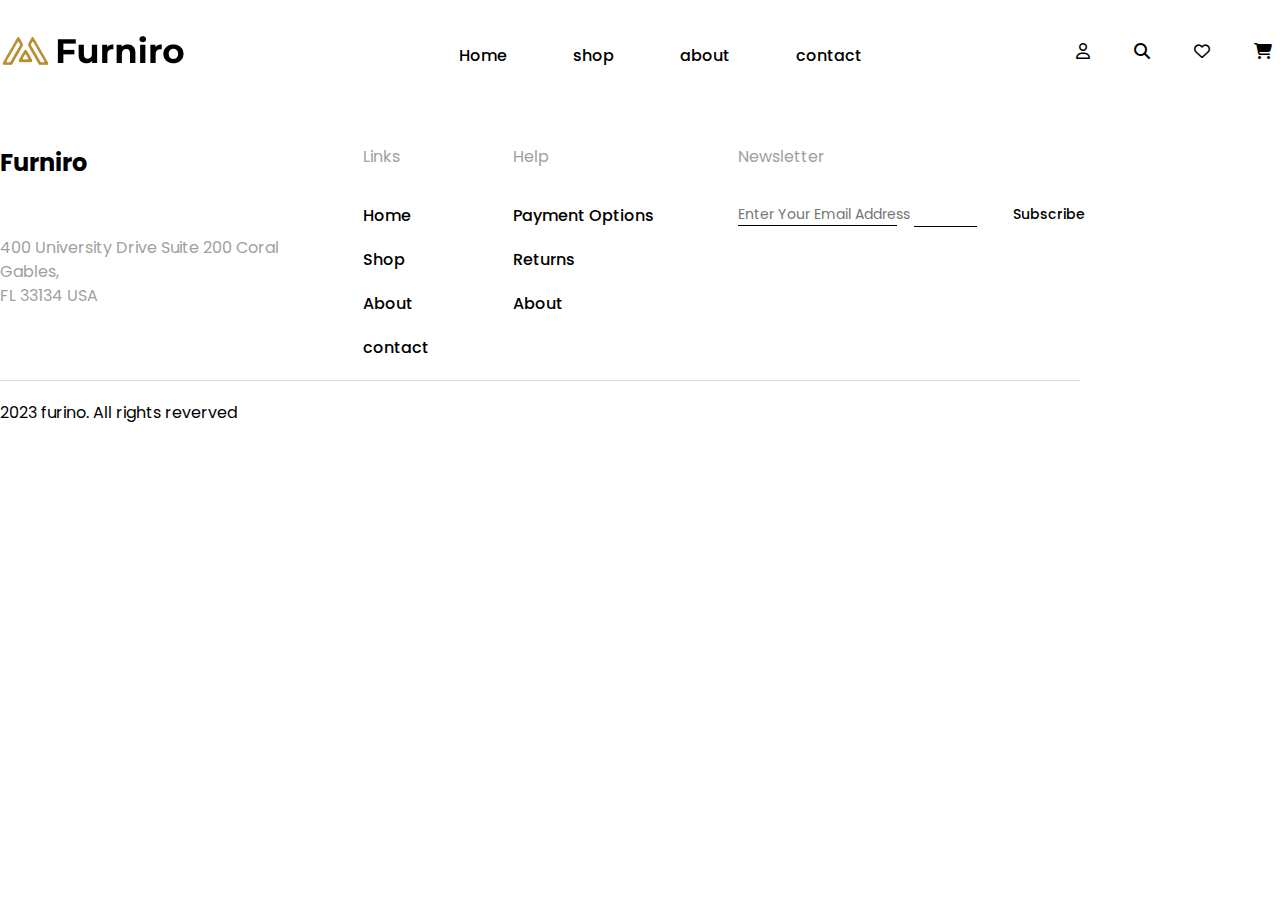
<file: test.html>
<!DOCTYPE html>
<html lang="en">

<head>
    <meta charset="UTF-8">
    <meta name="viewport" content="width=device-width, initial-scale=1.0">
    <title>Furniro</title>
    <!-- google fonts start  -->
    <!-- popins -->
    <link rel="preconnect" href="https://fonts.googleapis.com">
    <link rel="preconnect" href="https://fonts.gstatic.com" crossorigin>
    <link href="https://fonts.googleapis.com/css2?family=Montserrat:ital,
        wght@0,100..900;1,100..900&family=Poppins:ital,wght@0,100;0,200;0,300
        ;0,400;0,500;0,600;0,700;0,800;0,900;1,100;1,200;1,300;1,400;1,500;1,
        600;1,700;1,800;1,900&display=swap" rel="stylesheet">
    <!-- google fonts end  -->
    <link rel="stylesheet" href="CSS/all.min.css">
    <link rel="stylesheet" href="CSS/cartsidebar.css">
</head>

<body>
    <!-- Header part start  -->
    <section id="headerpart">
        <div class="container">
            <div class="head">
                <div class="logo">
                    <img src="images/logo.png" alt="logo.png">
                </div>
                <div class="menu">
                    <ul>
                        <li><a href="#">Home</a></li>
                        <li><a href="#">shop</a></li>
                        <li><a href="#">about</a></li>
                        <li><a href="#">contact</a></li>
                    </ul>
                </div>
                <div class="icons">
                    <i class="fa-regular fa-user"></i>
                    <i class="fa-solid fa-magnifying-glass"></i>
                    <i class="fa-regular fa-heart"></i>
                    <i class="fa-solid fa-cart-shopping"></i>
                </div>
            </div>
        </div>
    </section>
    <!-- Header part end  -->

    <!-- start  -->

    <!-- end  -->

    <!-- start  -->

    <!-- end  -->

    <!-- start  -->

    <!-- end  -->

    <!-- start  -->

    <!-- end  -->

    <!-- start  -->

    <!-- end  -->

    <!-- start  -->

    <!-- end  -->

    <!-- footerpart   part start  -->
    <section id="footerpart">
        <div class="container">
            <div class="footerdetails">

                <div class="footerarea">
                    <div class="leftinfo">
                        <h2>Furniro</h2>
                        <p>400 University Drive Suite 200 Coral <br>Gables,
                            <br> FL 33134 USA
                        </p>
                    </div>

                    <div class="linkinfo">
                        <h4>Links</h4>
                        <a href="#">Home</a>
                        <a href="#">Shop</a>
                        <a href="#">About</a>
                        <a href="#">contact</a>
                    </div>

                    <div class="helpinfo">
                        <h4>Help</h4>
                        <a href="#">Payment Options</a>
                        <a href="#">Returns</a>
                        <a href="#">About</a>
                    </div>

                    <div class="rightinfo">
                        <h3>Newsletter</h3>
                        <div class="cont">
                            <input type="email" name="email" placeholder="Enter Your Email Address">
                            <a href="#">Subscribe</a>
                        </div>
                        <div class="line"></div>
                        <div class="lineone"></div>
                    </div>

                </div>
                <div class="fotterline"></div>
                <span>2023 furino. All rights reverved</span>
            </div>
        </div>
    </section>
    <!-- footerpart   part end  -->

</body>

</html>


<style>
    /* common   css part start  */
*{
    margin: 0;
    padding: 0;
}
ul,ol{
    list-style-type: none;
}
a{
    text-decoration: none;
}
.container{
    width: 1320px;
    margin: 0 auto ;

}
/*  common  css part end  */
 

/* haeder css part start  */
.head{
    height: 100px;
    display: flex;
}
.logo{
    width: 20%;
    padding-top: 30px;
}
.logo img{
    width: 185px;
    height: 41px;
}

.menu{
    width: 60%;
    padding-top: 43px; 
}
.menu ul {
    display: flex;
    justify-content: center; 
}
.menu ul li{
    padding: 0px 33px;
}
.menu ul li a {
    font-size: 16px;
    font-weight: 500;
    font-family: "Poppins", sans-serif;
    color: black;
    transition: .7s;
}
.menu ul li a:hover{
    background-color: #bfe9f7;
    font-size:22px ;
}
.icons{
    width: 20%;
   padding-top: 43px;
}
.icons i{
    padding: 0 20px;
}
/*haeder  css part end  */


/*  css part start  */

/*  css part end  */

/*  css part start  */

/*  css part end  */

/*  css part start  */

/*  css part end  */

/* footer css part start  */
.footerarea{
    display: flex;
    justify-content: space-between;
    margin-top: 45px;
    width: 1085px;
}
.leftinfo p{
    font-size: 16px;
    font-weight: 400;
    color: #9F9F9F;
    line-height: 150%;
    font-family: "Poppins", sans-serif;
    padding-top:55px ;
}
.leftinfo h2{
    font-size: 24px;
    font-weight: 700;
    color: #000;
    line-height: 150%;
    font-family: "Poppins", sans-serif;
}
.linkinfo{
    display: flex;
    flex-direction: column;
}
.linkinfo h4{
    font-size: 16px;
    font-weight: 400;
    color: #9F9F9F;
    line-height: 150%;
    font-family: "Poppins", sans-serif;
    padding-bottom: 15px;
}
.linkinfo a{
    font-size: 16px;
    font-weight: 500;
    color: #000;
    line-height: 150%;
    font-family: "Poppins", sans-serif;
    margin-top: 20px;
}
.helpinfo{
    display: flex;
    flex-direction: column;
}
.helpinfo h4{
    font-size: 16px;
    font-weight: 400;
    color: #9F9F9F;
    line-height: 150%;
    font-family: "Poppins", sans-serif;
    padding-bottom: 15px;
}
.helpinfo a{
    font-size: 16px;
    font-weight: 500;
    color: #000;
    line-height: 150%;
    font-family: "Poppins", sans-serif;
    margin-top: 20px;
}

.rightinfo h3{
    font-size: 16px;
    font-weight: 400;
    color: #9F9F9F;
    line-height: 150%;
    font-family: "Poppins", sans-serif;
}
.cont{
    display: inline-block;
    margin-top: 35px;
}
.cont input{
    border: none;
    font-size: 14px;
    font-weight: 400;
    color: #9F9F9F;
    line-height: 150%;
    font-family: "Poppins", sans-serif;
    background: none;
}
.cont a{
    font-size: 14px;
    font-weight: 500;
    color: #000000;
    line-height: 150%;
    font-family: "Poppins", sans-serif;
}
.line{
    width: 159px;
    height: 1px;
    background-color: #000000;
    
}
.lineone{
    width: 63px;
    height: 1px;
    background-color: #000000;
    margin-left: 176px;
}

.footerdetails span{
    font-size: 16px;
    font-weight: 400;
    color: #000000;
    line-height: 150%;
    font-family: "Poppins", sans-serif;
    margin-top: 20px;
}
.fotterline{
    width: 1080px;
    height: 1px;
    background-color: #D9D9D9;
    margin:20px 0;
}

/*footer  css part end  */
</style>
</file>
<file: CSS/blog.css>
/* common   css part start  */
    * {
        margin: 0;
        padding: 0;
    }

    ul,
    ol {
        list-style-type: none;
    }

    a {
        text-decoration: none;
    }

    .container {
        width: 1320px;
        margin: 0 auto;

    }

    /*  common  css part end  */


    /* haeder css part start  */
    .head {
        height: 100px;
        display: flex;
    }

    .logo {
        width: 20%;
        padding-top: 30px;
    }

    .logo img {
        width: 185px;
        height: 41px;
    }

    .menu {
        width: 60%;
        padding-top: 43px;
    }

    .menu ul {
        display: flex;
        justify-content: center;
    }

    .menu ul li {
        padding: 0px 33px;
    }

    .menu ul li a {
        font-size: 16px;
        font-weight: 500;
        font-family: "Poppins", sans-serif;
        color: black;
        transition: .7s;
    }

    .menu ul li a:hover {
        background-color: #bfe9f7;
        font-size: 22px;
    }

    .icons {
        width: 20%;
        padding-top: 43px;
    }

    .icons i {
        padding: 0 20px;
    }

    /*haeder  css part end  */

    /* background css part start  */
    #backgroundpart {
        background: url(../images/backgroud1.png);
        background-repeat: no-repeat;
        background-position: center;
        background-size: cover;
        height: 316px;
    }

    .backgroundinfo {
        text-align: center;
    }

    .backgroundinfo img {
        margin-top: 80px;

    }

    .backgroundinfo h1 {
        font-size: 48px;
        font-weight: 300;
        font-family: "Poppins", sans-serif;
        color: black;
        margin-top: 20px;
    }

    .backgroundinfo h3 {
        font-size: 16px;
        font-weight: 500;
        font-family: "Poppins", sans-serif;
        color: black;
        margin-top: 20px;
    }

    .backgroundinfo h3 i {
        font-size: 16px;
        color: black;
        margin: 0 15px;
    }

    .backgroundinfo h3 p {
        font-size: 16px;
        font-weight: 300;
        font-family: "Poppins", sans-serif;
        color: black;
        display: inline-block;
    }

    /* background  css part end  */

    /*viewsection  css part start  */
    .blogview{
        width: 817px;
        margin-top: 50px;
    }
    .iconinfo{
        display: flex;
        margin-top: 20px;
    }
    .user{
        display: flex;
        color: #9F9F9F;
    }
    .user p{
        font-size: 16px;
        font-weight: 400;
        font-family: "Poppins", sans-serif;
        margin-left: 20px;
    }
    .calender{
        display: flex;
        color: #9F9F9F;
        margin-left: 40px;
    }
    .calender p{
        font-size: 16px;
        font-weight: 400;
        font-family: "Poppins", sans-serif;
        margin-left: 20px;
    }
    .tag{
        display: flex;
        color: #9F9F9F;
        margin-left: 40px;
    }
    .tag p{
        font-size: 16px;
        font-weight: 400;
        font-family: "Poppins", sans-serif;
        margin-left: 20px;
    }
    .blogview h1{
        font-size: 30px;
        font-weight: 300;
        font-family: "Poppins", sans-serif;
        color: black;
        margin-top: 20px;
    }
    .blogview h5{
        font-size: 15px;
        font-weight: 400;
        font-family: "Poppins", sans-serif;
        color: black;
        margin-top: 20px;
        padding-right: 100px;
        text-align: justify;
    }
    .blogview h6{
        font-size: 15px;
        font-weight: 400;
        font-family: "Poppins", sans-serif;
        color: black;
        margin-top: 20px;
    }
    .blogline{
        width: 75px;
        height: 1.5px;
        background-color: #9F9F9F;
        margin-top: 10px;
    }
    /* rightside start  */
    .viewinfo{
        display: flex;
        justify-content: space-between;
    }
    .rightside{
        margin-top: 50px;
    }
    .search{
        width: 311px;
        height: 58px;
        border: 2px solid #9F9F9F;
        border-radius: 10px;
    }
    .search i{
        margin-left: 280px;
        margin-top:25px ;
    }
    .catagories{
        margin-top: 50px;
        margin-left: 40px;
        width: 240px;
    }
    .catagories h2{
        font-size: 24px;
        font-weight: 300;
        font-family: "Poppins", sans-serif;
        color: black;
    }
    .carft{
        margin-top: 50px;
        display: flex;
        justify-content: space-between;
    }
    .catagories p{
        font-size: 16px;
        font-weight: 400;
        font-family: "Poppins", sans-serif;
        color: #9F9F9F;
    }
    .recentpost{
        margin-top:120px ;
    }
    .recentpost h2{
        font-size: 24px;
        font-weight: 300;
        font-family: "Poppins", sans-serif;
        color: black;
    }
    .post{
        margin-top: 30px;
        display: flex;
        justify-content: space-between;
        width: 241px;
    }
    .postinfo{
        width: 149px;
    }
    .postinfo h4{
        font-size: 14px;
        font-weight: 400;
        font-family: "Poppins", sans-serif;
        color: black;
        margin-top: 10px;
    }
    .postinfo p{
        font-size: 12px;
        font-weight: 400;
        font-family: "Poppins", sans-serif;
        color: #9F9F9F;
        margin-top: 10px;
    }
    /*Viewsectoin  css part end  */

    /*  css part start  */

    /*  css part end  */

    /*  support css part start  */
    #supportpart {
        background-color: #FAF3EA;
        height: 270px;
        margin-top: 20px;
    }

    .supportinfo {
        display: flex;
        justify-content: space-between;
        width: 1280px;
    }

    .s_content {
        display: flex;
        margin-top: 105px;
    }

    .s_txt {
        margin-left: 10px;
    }

    .s_txt h2 {
        color: #242424;
        font-size: 25px;
        font-weight: 600;
        font-family: "Poppins", sans-serif;
    }

    .s_txt p {
        color: #898989;
        font-size: 20px;
        font-weight: 500;
        font-family: "Poppins", sans-serif;
        margin-top: 10px;
    }

    /*  support  css part end  */

    /* footer css part start  */
    .footerarea {
        display: flex;
        justify-content: space-between;
        margin-top: 45px;
        width: 1085px;
    }

    .leftinfo p {
        font-size: 16px;
        font-weight: 400;
        color: #9F9F9F;
        line-height: 150%;
        font-family: "Poppins", sans-serif;
        padding-top: 55px;
    }

    .leftinfo h2 {
        font-size: 24px;
        font-weight: 700;
        color: #000;
        line-height: 150%;
        font-family: "Poppins", sans-serif;
    }

    .linkinfo {
        display: flex;
        flex-direction: column;
    }

    .linkinfo h4 {
        font-size: 16px;
        font-weight: 400;
        color: #9F9F9F;
        line-height: 150%;
        font-family: "Poppins", sans-serif;
        padding-bottom: 15px;
    }

    .linkinfo a {
        font-size: 16px;
        font-weight: 500;
        color: #000;
        line-height: 150%;
        font-family: "Poppins", sans-serif;
        margin-top: 20px;
    }

    .helpinfo {
        display: flex;
        flex-direction: column;
    }

    .helpinfo h4 {
        font-size: 16px;
        font-weight: 400;
        color: #9F9F9F;
        line-height: 150%;
        font-family: "Poppins", sans-serif;
        padding-bottom: 15px;
    }

    .helpinfo a {
        font-size: 16px;
        font-weight: 500;
        color: #000;
        line-height: 150%;
        font-family: "Poppins", sans-serif;
        margin-top: 20px;
    }

    .rightinfo h3 {
        font-size: 16px;
        font-weight: 400;
        color: #9F9F9F;
        line-height: 150%;
        font-family: "Poppins", sans-serif;
    }

    .cont {
        display: inline-block;
        margin-top: 35px;
    }

    .cont input {
        border: none;
        font-size: 14px;
        font-weight: 400;
        color: #9F9F9F;
        line-height: 150%;
        font-family: "Poppins", sans-serif;
        background: none;
    }

    .cont a {
        font-size: 14px;
        font-weight: 500;
        color: #000000;
        line-height: 150%;
        font-family: "Poppins", sans-serif;
    }

    .line {
        width: 159px;
        height: 1px;
        background-color: #000000;

    }

    .lineone {
        width: 63px;
        height: 1px;
        background-color: #000000;
        margin-left: 176px;
    }

    .footerdetails span {
        font-size: 16px;
        font-weight: 400;
        color: #000000;
        line-height: 150%;
        font-family: "Poppins", sans-serif;
        margin-top: 20px;
    }

    .fotterline {
        width: 1080px;
        height: 1px;
        background-color: #D9D9D9;
        margin: 20px 0;
    }

    /*footer  css part end  */
</file>
<file: CSS/cart.css>
/* common   css part start  */
    * {
        margin: 0;
        padding: 0;
    }

    ul,
    ol {
        list-style-type: none;
    }

    a {
        text-decoration: none;
    }

    .container {
        width: 1320px;
        margin: 0 auto;

    }

    /*  common  css part end  */


    /* haeder css part start  */
    .head {
        height: 100px;
        display: flex;
    }

    .logo {
        width: 20%;
        padding-top: 30px;
    }

    .logo img {
        width: 185px;
        height: 41px;
    }

    .menu {
        width: 60%;
        padding-top: 43px;
    }

    .menu ul {
        display: flex;
        justify-content: center;
    }

    .menu ul li {
        padding: 0px 33px;
    }

    .menu ul li a {
        font-size: 16px;
        font-weight: 500;
        font-family: "Poppins", sans-serif;
        color: black;
        transition: .7s;
    }

    .menu ul li a:hover {
        background-color: #bfe9f7;
        font-size: 22px;
    }

    .icons {
        width: 20%;
        padding-top: 43px;
    }

    .icons i {
        padding: 0 20px;
    }

    /*haeder  css part end  */


    /* background css part start  */
    #backgroundpart {
        background: url(../images/backgroud1.png);
        background-repeat: no-repeat;
        background-position: center;
        background-size: cover;
        height: 316px;
    }

    .backgroundinfo {
        text-align: center;
    }

    .backgroundinfo img {
        margin-top: 80px;

    }

    .backgroundinfo h1 {
        font-size: 48px;
        font-weight: 300;
        font-family: "Poppins", sans-serif;
        color: black;
        margin-top: 20px;
    }

    .backgroundinfo h3 {
        font-size: 16px;
        font-weight: 500;
        font-family: "Poppins", sans-serif;
        color: black;
        margin-top: 20px;
    }

    .backgroundinfo h3 i {
        font-size: 16px;
        color: black;
        margin: 0 15px;
    }

    .backgroundinfo h3 p {
        font-size: 16px;
        font-weight: 300;
        font-family: "Poppins", sans-serif;
        color: black;
        display: inline-block;
    }

    /* background  css part end  */

    /* cart_summary css part start  */
    .cartcontent{
        display: flex;
        justify-content: space-between;
        margin: 70px 0;
    }
    .headertxt{
        display: flex;
        justify-content: space-around;
        width: 810px;
        background-color: #F9F1E7;
    }
    .headertxt a p{
        font-size: 16px;
        font-weight: 300;
        font-family: "Poppins", sans-serif;
        color: black;
        padding: 20px 0;
    }
    .leftinfoo{
        display: flex;
        justify-content: space-between;
        width: 790px;
        margin-top: 50px;
    }
    .prices{
        width: 573px;
        display: flex;
        justify-content: space-between;
        margin-top: 45px;
    }
    .prices h4{
        font-size: 16px;
        font-weight: 400;
        font-family: "Poppins", sans-serif;
        color: #9F9F9F;
    }
    .prices h5{
        font-size: 16px;
        font-weight: 400;
        font-family: "Poppins", sans-serif;
        color: #000;
        border: 1px solid #9F9F9F;
        border-radius: 5px;
        padding: 10px;
        margin-top: -10px;
        height: 20px;
    }
    .prices h3{
        font-size: 16px;
        font-weight: 400;
        font-family: "Poppins", sans-serif;
        color: #000;
    }
    .leftside i{
        color: #B88E2F;
        margin-top: 45px;
    }

    .rightside{
        width: 393px;
        height: 380px;
        background-color: #F9F1E7;
        text-align: center;
    }
    .rightside h2 {
        font-size: 32px;
        font-weight: 600;
        font-family: "Poppins", sans-serif;
        color: #000;
        padding-top: 40px;

    }
    .subtotal{
        margin-top: 75px;
        width: 245px;
        display: flex;
        justify-content: space-between;
        margin-left:65px ;
    }
    .subtotal p{
        font-size: 16px;
        font-weight: 600;
        font-family: "Poppins", sans-serif;
        color: #000;
    }
    .subtotal h6{
        font-size: 16px;
        font-weight: 400;
        font-family: "Poppins", sans-serif;
        color: #9F9F9F;
    }
    .total{
        margin-top: 35px;
        width: 245px;
        display: flex;
        justify-content: space-between;
        margin-left:65px ;
        margin-bottom: 60px;
    }
    .total p{
        font-size: 16px;
        font-weight: 600;
        font-family: "Poppins", sans-serif;
        color: #000;
    }
    .total h6{
        font-size: 20px;
        font-weight: 300;
        font-family: "Poppins", sans-serif;
        color: #B88E2F;

    }
    .rightside a span{
        font-size: 20px;
        font-weight: 400;
        font-family: "Poppins", sans-serif;
        color: #000;
        border: 1px solid #000;
        border-radius: 10px;
        padding: 15px 40px;
    }
    /* cart_summary css part end  */

    /*  css part end  */

    /*  css part start  */

    /*  css part end  */

    /*  css part start  */

    /*  css part end  */

    /*  support css part start  */
    #supportpart {
        background-color: #FAF3EA;
        height: 270px;
    }

    .supportinfo {
        display: flex;
        justify-content: space-between;
        width: 1280px;
    }

    .s_content {
        display: flex;
        margin-top: 105px;
    }

    .s_txt {
        margin-left: 10px;
    }

    .s_txt h2 {
        color: #242424;
        font-size: 25px;
        font-weight: 600;
        font-family: "Poppins", sans-serif;
    }

    .s_txt p {
        color: #898989;
        font-size: 20px;
        font-weight: 500;
        font-family: "Poppins", sans-serif;
        margin-top: 10px;
    }

    /*  support  css part end  */

    /* footer css part start  */
    .footerarea {
        display: flex;
        justify-content: space-between;
        margin-top: 45px;
        width: 1085px;
    }

    .leftinfo p {
        font-size: 16px;
        font-weight: 400;
        color: #9F9F9F;
        line-height: 150%;
        font-family: "Poppins", sans-serif;
        padding-top: 55px;
    }

    .leftinfo h2 {
        font-size: 24px;
        font-weight: 700;
        color: #000;
        line-height: 150%;
        font-family: "Poppins", sans-serif;
    }

    .linkinfo {
        display: flex;
        flex-direction: column;
    }

    .linkinfo h4 {
        font-size: 16px;
        font-weight: 400;
        color: #9F9F9F;
        line-height: 150%;
        font-family: "Poppins", sans-serif;
        padding-bottom: 15px;
    }

    .linkinfo a {
        font-size: 16px;
        font-weight: 500;
        color: #000;
        line-height: 150%;
        font-family: "Poppins", sans-serif;
        margin-top: 20px;
    }

    .helpinfo {
        display: flex;
        flex-direction: column;
    }

    .helpinfo h4 {
        font-size: 16px;
        font-weight: 400;
        color: #9F9F9F;
        line-height: 150%;
        font-family: "Poppins", sans-serif;
        padding-bottom: 15px;
    }

    .helpinfo a {
        font-size: 16px;
        font-weight: 500;
        color: #000;
        line-height: 150%;
        font-family: "Poppins", sans-serif;
        margin-top: 20px;
    }

    .rightinfo h3 {
        font-size: 16px;
        font-weight: 400;
        color: #9F9F9F;
        line-height: 150%;
        font-family: "Poppins", sans-serif;
    }

    .cont {
        display: inline-block;
        margin-top: 35px;
    }

    .cont input {
        border: none;
        font-size: 14px;
        font-weight: 400;
        color: #9F9F9F;
        line-height: 150%;
        font-family: "Poppins", sans-serif;
        background: none;
    }

    .cont a {
        font-size: 14px;
        font-weight: 500;
        color: #000000;
        line-height: 150%;
        font-family: "Poppins", sans-serif;
    }

    .line {
        width: 159px;
        height: 1px;
        background-color: #000000;

    }

    .lineone {
        width: 63px;
        height: 1px;
        background-color: #000000;
        margin-left: 176px;
    }

    .footerdetails span {
        font-size: 16px;
        font-weight: 400;
        color: #000000;
        line-height: 150%;
        font-family: "Poppins", sans-serif;
        margin-top: 20px;
    }

    .fotterline {
        width: 1080px;
        height: 1px;
        background-color: #D9D9D9;
        margin: 20px 0;
    }

    /*footer  css part end  */
</file>
<file: CSS/cartsidebar.css>
/* common   css part start  */
*{
    margin: 0;
    padding: 0;
}
ul,ol{
    list-style-type: none;
}
a{
    text-decoration: none;
}
.container{
    width: 1320px;
    margin: 0 auto ;

}
/*  common  css part end  */

/* haeder css part start  */
.head{
    height: 100px;
    display: flex;
}
.logo{
    width: 20%;
    padding-top: 30px;
}
.logo img{
    width: 185px;
    height: 41px;
}

.menu{
    width: 60%;
    padding-top: 43px; 
}
.menu ul {
    display: flex;
    justify-content: center; 
}
.menu ul li{
    padding: 0px 33px;
}
.menu ul li a {
    font-size: 16px;
    font-weight: 500;
    font-family: "Poppins", sans-serif;
    color: black;
    transition: .7s;
}
.menu ul li a:hover{
    background-color: #bfe9f7;
    font-size:22px ;
}
.icons{
    width: 20%;
   padding-top: 43px;
}
.icons i{
    padding: 0 20px;
}
/*haeder  css part end  */

/* direction css part start  */
#directionpart{
    height: 100px;
    background-color: #F9F1E7;
}
.directioninfo{
    display: flex;
    width: 355px;
    justify-content: space-between;
    padding-top: 40px;
}
.homearea{
    display: flex;
    width: 70px;
    justify-content: space-between;
}
.homearea a{
    color: #9F9F9F;
    font-size: 16px;
    font-weight: 400;
    font-family: "Poppins", sans-serif;
}
.homearea i{
    font-size: 15px;
    margin-top: 3px;
}
.shoparea{
    display: flex;
    width: 60px;
    justify-content: space-between;
}
.shoparea a{
    color: #9F9F9F;
    font-size: 16px;
    font-weight: 400;
    font-family: "Poppins", sans-serif;
}
.shoparea i{
    font-size: 15px;
    margin-top: 3px;
}
.directioninfo p{
    color: #9F9F9F;
    font-size: 18px;
    font-weight: 700;
    font-family: "Poppins", sans-serif;
}
.directioninfo h4{
    color: #000;
    font-size: 16px;
    font-weight: 400;
    font-family: "Poppins", sans-serif;
    margin-left: -5px;
}
/* direction css part end  */

/*  product part start  */
.productinfo{
    display: flex;
    justify-content: space-between;
}
.productimages{
    display: flex;
    width: 553px;
}
.mainimg{
    height: 500px;
    width: 432px;
}
.productimg img{
    margin: 20px 0;
}

.productimages img{
    margin-top: 20px; 
}
.productdetail{
    width: 606px;
    position: relative;
}
.productdetail h1{
    color: #000;
    font-size: 42px;
    font-weight: 400;
    font-family: "Poppins", sans-serif;
    
}
.productdetail h4{
    color: #9F9F9F;
    font-size: 24px;
    font-weight: 300;
    font-family: "Poppins", sans-serif;
    padding: 20px 0;
    
}
.pstars{
    display: flex;
    width: 290px;
    justify-content: space-between;
}
.star i{
    color: #FFC700;
}
.pstars span{
    font-size: 30px;
    margin-top: -10px;
    color: #9F9F9F;
}
.pstars h6{
    margin-top: 3.5px;
    font-size: 13px;
    font-weight: 400;
    color:#9F9F9F ;
    font-family: "Poppins", sans-serif;
}
.productdetail p{
    font-size: 13px;
    font-weight: 400;
    color:#000 ;
    font-family: "Poppins", sans-serif;
    margin-top: 20px;
    padding-right: 235px;
}
.sizes{
    margin-top: 30px;
    width: 160px;
}
.sizes p{
    font-size: 13px;
    font-weight: 400;
    color:#9F9F9F ;
    font-family: "Poppins", sans-serif;
}
.sixe{
    display: flex;
    justify-content: space-between;
    margin-top: 20px;
}
.sixe h4{
    background-color: #B88E2F;
    padding: 15px;
    border-radius: 5px;
    border: none;
    font-size: 13px;
    font-weight: 400;
    color:#fff ;
    font-family: "Poppins", sans-serif;
}
.sixe h5{
    background-color: #F9F1E7;
    padding: 15px 12px;
    border-radius: 5px;
    border: none;
    font-size: 13px;
    font-weight: 400;
    color:#000 ;
    font-family: "Poppins", sans-serif;
}
.colors{
    margin-top: 20px;
    width: 160px;
}
.colors p{
    font-size: 13px;
    font-weight: 400;
    color:#9F9F9F ;
    font-family: "Poppins", sans-serif;
}
.col{
    display: flex;
    justify-content: space-between;
    margin-top: 20px;
}
.c_blue{
    background-color: #816DFA;
    height: 30px;
    width: 30px;
    border: none;
    border-radius: 50%;
}
.c_black{
    background-color: #000;
    height: 30px;
    width: 30px;
    border: none;
    border-radius: 50%;
}
.c_magenta{
    background-color: #B88E2F;
    height: 30px;
    width: 30px;
    border: none;
    border-radius: 50%;
}
.productcart{
    margin-top: 30px;
   position: absolute;
}
.quantity{
    width: 123px;
    height: 65px;
    border: 1px solid black;
    border-radius: 5px;
    position: absolute;
    display: flex;
    justify-content: space-between;

}
.quantity span{
    padding: 25px 10px;
    font-size: 16px;
    font-weight: 400;
    color:#000000 ;
    font-family: "Poppins", sans-serif;
}
.cartbattan{
    position: absolute;
    border: 1px solid black;
    border-radius: 5px;
    width: 215px;
    height: 64px;
    left: 144px;
}
.cartbattan  a{
    font-size: 16px;
    font-weight: 400;
    color:#000000 ;
    font-family: "Poppins", sans-serif;
    position: absolute;
    top: 50%;
    left: 50%;
    transform: translate(-50%,-50%);
}
.compare{
    width: 215px;
    height: 64px;
    position: absolute;
    left: 380px;
    border: 1px solid black;
    border-radius: 5px;
}
.c_area{
    position: absolute;
    top: 50%;
    left: 50%;
    transform: translate(-50%,-50%);
}
.compare a{
    font-size: 16px;
    font-weight: 400;
    color:#000000 ;
    font-family: "Poppins", sans-serif;
}
.p_line{
    height: 1.5px;
    width: 605px;
    background-color: #D9D9D9;
    margin-top: 160px;
}
.productfotter{
    position: relative;
    margin-top: 40px;
}
.lefttxt{
    position: absolute;
    top: 0;
    left:0px;
}
.lefttxt p{
    font-size: 16px;
    font-weight: 400;
    color:#9F9F9F ;
    font-family: "Poppins", sans-serif;
}
.colons{
    top: 0;
    left: 78px;
    position: absolute;
}
.colons p{
    font-size: 16px;
    font-weight: 400;
    color:#9F9F9F ;
    font-family: "Poppins", sans-serif;
}
.righttxt{
    top: 0;
    left: 95px;
    position: absolute;
}
.righttxt p{
    font-size: 16px;
    font-weight: 400;
    color:#9F9F9F ;
    font-family: "Poppins", sans-serif;
}
.producticon{
    display: flex;
    width: 116px;
    justify-content: space-between;
    top: 135px;
    left: 95px;
    position: absolute;
}
.producticon i {
    color: black;
    font-size: 20px;
}
.bottomline{
    height: 1.5px;
    background-color: #D9D9D9;
    margin-top: 200px;
}
/*  product part end  */

/* description css part start  */
.description{
    margin-top: 45px;
}
.desheader{
    display: flex;
    justify-content: space-between;
    width: 650px;
    margin-left: 26%;
}
.desheader h1{
    font-size: 24px;
    font-weight: 400;
    color:#000 ;
    font-family: "Poppins", sans-serif;

}
.desheader h2{
    font-size: 24px;
    font-weight: 400;
    color:#9F9F9F ;
    font-family: "Poppins", sans-serif;

}
.descriptiontxt{
    text-align: justify;
    margin-left: 120px;
}
.descriptiontxt h4{
    font-size: 16px;
    font-weight: 400;
    color:#9F9F9F ;
    font-family: "Poppins", sans-serif;
    margin-top: 50px;
    padding-right: 120px;

}
.descriptiontxt p{
    font-size: 16px;
    font-weight: 400;
    color:#9F9F9F ;
    font-family: "Poppins", sans-serif;
    margin-top: 40px;
    padding-right: 115px;

}
.desimgs{
    display: flex;
    justify-content: space-between;
    width: 1239px;
    margin-top: 20px;
    margin-left: 40px;
}
.desline{
    height: 2px;
    background-color: #9F9F9F;
    margin-top: 40px;
}
/* description css part end  */

/* related product css part start  */
.rel_p_info{
    text-align: center;
}
.r_p_flex{
    display: flex;
    justify-content: space-between;
    margin-bottom: 60px;
}
.rel_p_content{
    background-color: #F4F5F7;
    width: 285px;
}
.rel_p_info h1{
    font-size: 36px;
    font-weight: 300;
    color:#000 ;
    font-family: "Poppins", sans-serif;
    margin-top: 10px;
    margin-bottom: 40px;
}
.rel_p_img{
    position: relative;
    width: 285px;
}
.rel_p_discount{
    position: absolute;
    height: 48px;width: 48px;
    border-radius: 50%;
    background-color: rgb(250, 67, 67);
    top: 20px;
    right:20px;
}
.rel_p_discount p{
    position: absolute;
    top: 50%;
    left: 50%;
    transform: translate(-50%,-50%);
    color: #fff;
    font-family: "Poppins", sans-serif;
    font-size: 16px;
    font-weight: 300;
}
.rel_p_content h4{
    font-size: 24px;
    font-weight: 600;
    color:#3A3A3A ;
    font-family: "Poppins", sans-serif;
    padding: 20px 0;
}
.rel_p_content p{
    font-size: 16px;
    font-weight: 300;
    color:#898989 ;
    font-family: "Poppins", sans-serif;
}
.rel_p_content h2{
    font-size: 20px;
    font-weight: 600;
    color:#3A3A3A ;
    font-family: "Poppins", sans-serif;
    padding: 20px 0;
}
.rel_p_content h2 del {
    font-size: 16px;
    font-weight: 400;
    color:#B0B0B0 ;
    font-family: "Poppins", sans-serif;
    padding-left: 15px;
}
.rel_p_info span a{
    font-size: 16px;
    font-weight: 600;
    color:#B88E2F ;
    font-family: "Poppins", sans-serif;
    border: 1px solid #B88E2F;
    padding: 20px 40px;

}
.reline{
    height: 2px;
    background-color: #9F9F9F;
    margin-top: 60px;
}
/* related product css part end  */

/*  css part start  */
#cartpart{
    position: absolute;
    height: 2715px;
    width: 100%;
    top: 0;
    left: 0;
    background-color: #9f9f9fa1;
 }
 .cartpageinfo{
    top: 0;
    right: 0;
    position: absolute;
    background-color: #fff;
 }
 .cartheader{
    width: 417px;
    display: flex;
    justify-content: space-between;
    padding: 0px 30px;
    padding-top: 40px;

 }
 .cartheader h2{
    font-size: 24px;
    font-weight: 600;
    color:#000 ;
    font-family: "Poppins", sans-serif;
 }
 .cartheader i{
    color: #9F9F9F;
    font-size: 20px;
 }
 .firstline{
    background-color: #9F9F9F;
    height: 1.2px;
    margin-top: 30px;
 }

 .cartdetail_one{
    margin-top: 40px;
 }
 .cartdetail{
    display: flex;
    justify-content: space-between;
    width: 350px;
    margin-left: 30px;

 }
 .txtflex{
    display: flex;

 }
 .carttxtone h3 {
    font-size: 16px;
    font-weight: 400;
    color:#000 ;
    font-family: "Poppins", sans-serif;
    margin-bottom: 20px;
    margin-top: 25px;
 
 }
 .txtflex span {
    font-size: 15px;
    font-weight: 300;
    color:#000 ;
    font-family: "Poppins", sans-serif;
 
 }
 .txtflex  h5 {
    font-size: 12px;
    font-weight: 300;
    color:#000 ;
    font-family: "Poppins", sans-serif;
    padding: 0px 20px;
 }
 .txtflex  p {
    font-size: 12px;
    font-weight: 300;
    color:#B88E2F ;
    font-family: "Poppins", sans-serif;
 }
 .cartdetail i{
    color: #9F9F9F;
    margin-top: 45px;
    margin-left: 20px;
    font-size: 20px;
 }
.cartdetail_two{
    margin-top: 20px;
}
.total{
    display: flex;
    margin-top: 200px;
    margin-left: 30px;
}
.total h2{
    font-size: 16px;
    font-weight: 600;
    color:#000 ;
    font-family: "Poppins", sans-serif;
}
.total h3{
    font-size: 16px;
    font-weight: 600;
    color:#B88E2F ;
    font-family: "Poppins", sans-serif;
    margin-left: 130px;
}
.secondline{
    background-color: #9F9F9F;
    height: 1.2px;
    margin-top: 30px;
}
.cartbutton{
    display: flex;
    justify-content: space-between;
    margin: 30px;
}
.cartbutton h3{
    font-size: 12px;
    height: 15px;
    font-weight: 400;
    color: #000;
    font-family: "Poppins", sans-serif;
    padding: 10px 25px;
    border-radius: 20px;
    border: 1px solid black;
}
.cartbutton h4{
    font-size: 12px;
    height: 15px;
    font-weight: 400;
    color: #000;
    font-family: "Poppins", sans-serif;
    padding: 10px 30px;
    border-radius: 20px;
    border: 1px solid black;
}
.cartbutton h6{
    font-size: 12px;
    height: 15px;
    font-weight: 400;
    color: #000;
    font-family: "Poppins", sans-serif;
    padding: 10px 30px;
    border-radius: 20px;
    border: 1px solid black;
}
/*  css part end  */

/*  css part start  */

/*  css part end  */

/*  css part start  */

/*  css part end  */

/* footer css part start  */
.footerarea{
    display: flex;
    justify-content: space-between;
    margin-top: 45px;
    width: 1085px;
}
.leftinfo p{
    font-size: 16px;
    font-weight: 400;
    color: #9F9F9F;
    line-height: 150%;
    font-family: "Poppins", sans-serif;
    padding-top:55px ;
}
.leftinfo h2{
    font-size: 24px;
    font-weight: 700;
    color: #000;
    line-height: 150%;
    font-family: "Poppins", sans-serif;
}
.linkinfo{
    display: flex;
    flex-direction: column;
}
.linkinfo h4{
    font-size: 16px;
    font-weight: 400;
    color: #9F9F9F;
    line-height: 150%;
    font-family: "Poppins", sans-serif;
    padding-bottom: 15px;
}
.linkinfo a{
    font-size: 16px;
    font-weight: 500;
    color: #000;
    line-height: 150%;
    font-family: "Poppins", sans-serif;
    margin-top: 20px;
}
.helpinfo{
    display: flex;
    flex-direction: column;
}
.helpinfo h4{
    font-size: 16px;
    font-weight: 400;
    color: #9F9F9F;
    line-height: 150%;
    font-family: "Poppins", sans-serif;
    padding-bottom: 15px;
}
.helpinfo a{
    font-size: 16px;
    font-weight: 500;
    color: #000;
    line-height: 150%;
    font-family: "Poppins", sans-serif;
    margin-top: 20px;
}

.rightinfo h3{
    font-size: 16px;
    font-weight: 400;
    color: #9F9F9F;
    line-height: 150%;
    font-family: "Poppins", sans-serif;
}
.cont{
    display: inline-block;
    margin-top: 35px;
}
.cont input{
    border: none;
    font-size: 14px;
    font-weight: 400;
    color: #9F9F9F;
    line-height: 150%;
    font-family: "Poppins", sans-serif;
    background: none;
}
.cont a{
    font-size: 14px;
    font-weight: 500;
    color: #000000;
    line-height: 150%;
    font-family: "Poppins", sans-serif;
}
.line{
    width: 159px;
    height: 1px;
    background-color: #000000;
    
}
.lineone{
    width: 63px;
    height: 1px;
    background-color: #000000;
    margin-left: 176px;
}

.footerdetails span{
    font-size: 16px;
    font-weight: 400;
    color: #000000;
    line-height: 150%;
    font-family: "Poppins", sans-serif;
    margin-top: 20px;
}
.fotterline{
    width: 1080px;
    height: 1px;
    background-color: #D9D9D9;
    margin:20px 0;
}

/*footer  css part end  */
</file>
<file: CSS/cheackout.css>
/* common   css part start  */
    * {
        margin: 0;
        padding: 0;
    }

    ul,
    ol {
        list-style-type: none;
    }

    a {
        text-decoration: none;
    }

    .container {
        width: 1320px;
        margin: 0 auto;

    }

    /*  common  css part end  */


    /* haeder css part start  */
    .head {
        height: 100px;
        display: flex;
    }

    .logo {
        width: 20%;
        padding-top: 30px;
    }

    .logo img {
        width: 185px;
        height: 41px;
    }

    .menu {
        width: 60%;
        padding-top: 43px;
    }

    .menu ul {
        display: flex;
        justify-content: center;
    }

    .menu ul li {
        padding: 0px 33px;
    }

    .menu ul li a {
        font-size: 16px;
        font-weight: 500;
        font-family: "Poppins", sans-serif;
        color: black;
        transition: .7s;
    }

    .menu ul li a:hover {
        background-color: #bfe9f7;
        font-size: 22px;
    }

    .icons {
        width: 20%;
        padding-top: 43px;
    }

    .icons i {
        padding: 0 20px;
    }

    /*haeder  css part end  */

    /* background css part start  */
    #backgroundpart {
        background: url(../images/backgroud1.png);
        background-repeat: no-repeat;
        background-position: center;
        background-size: cover;
        height: 316px;
    }

    .backgroundinfo {
        text-align: center;
    }

    .backgroundinfo img {
        margin-top: 80px;

    }

    .backgroundinfo h1 {
        font-size: 48px;
        font-weight: 300;
        font-family: "Poppins", sans-serif;
        color: black;
        margin-top: 20px;
    }

    .backgroundinfo h3 {
        font-size: 16px;
        font-weight: 500;
        font-family: "Poppins", sans-serif;
        color: black;
        margin-top: 20px;
    }

    .backgroundinfo h3 i {
        font-size: 16px;
        color: black;
        margin: 0 15px;
    }

    .backgroundinfo h3 p {
        font-size: 16px;
        font-weight: 300;
        font-family: "Poppins", sans-serif;
        color: black;
        display: inline-block;
    }
    /* background  css part end  */ 

    /* cheackout css part start  */
    .cheackoutinfo{
        display: flex;
        justify-content: space-between;
        margin-top: 50px;
    }
    .bills{
        width: 450px;
    }
    .bills h1{
        font-size: 36px;
        font-weight: 600;
        font-family: "Poppins", sans-serif;
        color: black;
    }
    .names{
        display: flex;
        justify-content: space-between;
    }
    .firstname{
        margin-top: 50px;
    }
    .firstname p{
        font-size: 16px;
        font-weight: 300;
        font-family: "Poppins", sans-serif;
        color: black;
    }
    .firstname input{
        margin-top: 25px;
        height: 75px;
        width: 211px;
        border: 1 px solid #9F9F9F;
        border-radius: 10px;
    }
    .lastname{
        margin-top: 50px;
    }
    .lastname p{
        font-size: 16px;
        font-weight: 300;
        font-family: "Poppins", sans-serif;
        color: black;
    }
    .lastname input{
        margin-top: 25px;
        height: 75px;
        width: 211px;
        border: 1 px solid #9F9F9F;
        border-radius: 10px;
    }
    .companyname{
        margin-top: 50px;
    }
    .companyname p{
        font-size: 16px;
        font-weight: 300;
        font-family: "Poppins", sans-serif;
        color: black;
    }
    .companyname input{
        margin-top: 25px;
        height: 75px;
        width: 450px;
        border: 1 px solid #9F9F9F;
        border-radius: 10px;
    }


    .Country{
        margin-top: 50px;
    }
    .Country p{
        font-size: 16px;
        font-weight: 300;
        font-family: "Poppins", sans-serif;
        color: black;
    }
    .downinfo {
        margin-top: 25px;
        height: 75px;
        width: 450px;
        border: 2px solid #9F9F9F;
        border-radius: 10px;
        display: flex;
        justify-content: space-between;
    }
    .downinfo input{
        border: none;
        margin-left: 30px;
    }
    .downinfo i{
        margin-top: 30px;
        margin-right: 30px;
    }


    .Street{
        margin-top: 50px;
    }
    .Street p{
        font-size: 16px;
        font-weight: 300;
        font-family: "Poppins", sans-serif;
        color: black;
    }
    .Street input{
        margin-top: 25px;
        height: 75px;
        width: 450px;
        border: 1 px solid #9F9F9F;
        border-radius: 10px;
    }
    .town{
        margin-top: 50px;
    }
    .town p{
        font-size: 16px;
        font-weight: 300;
        font-family: "Poppins", sans-serif;
        color: black;
    }
    .town input{
        margin-top: 25px;
        height: 75px;
        width: 450px;
        border: 1 px solid #9F9F9F;
        border-radius: 10px;
    }

    .Province{
        margin-top: 50px;
    }
    .Province p{
        font-size: 16px;
        font-weight: 300;
        font-family: "Poppins", sans-serif;
        color: black;
    }
    .zip{
        margin-top: 50px;
    }
    .zip p{
        font-size: 16px;
        font-weight: 300;
        font-family: "Poppins", sans-serif;
        color: black;
    }
    .zip input{
        margin-top: 25px;
        height: 75px;
        width: 450px;
        border: 1 px solid #9F9F9F;
        border-radius: 10px;
    }
    .phone{
        margin-top: 50px;
    }
    .phone p{
        font-size: 16px;
        font-weight: 300;
        font-family: "Poppins", sans-serif;
        color: black;
    }
    .phone input{
        margin-top: 25px;
        height: 75px;
        width: 450px;
        border: 1 px solid #9F9F9F;
        border-radius: 10px;
    }
    .email{
        margin-top: 50px;
    }
    .email p{
        font-size: 16px;
        font-weight: 300;
        font-family: "Poppins", sans-serif;
        color: black;
    }
    .email input{
        margin-top: 25px;
        height: 75px;
        width: 450px;
        border: 1 px solid #9F9F9F;
        border-radius: 10px;
    }
    .addition{
        margin-top: 50px;
    }

    .right_content{
        width: 608px;
        margin-top: 50px;
    }
    .r_info{
        display: flex;
        justify-content: space-between;
        width: 527px;
    }
    .l_info h1{
        font-size: 24px;
        font-weight: 300;
        font-family: "Poppins", sans-serif;
        color: black;
    }
    .l_quantity{
        display: flex;
    }
    .l_quantity h2{
        font-size: 16px;
        font-weight: 400;
        font-family: "Poppins", sans-serif;
        color: #9F9F9F;
        margin-top: 30px;
    }
    .l_quantity h3{
        font-size: 16px;
        font-weight: 400;
        font-family: "Poppins", sans-serif;
        color: black;
        margin-left: 20px;
        margin-top: 30px;
    }
    .l_info h4{
        font-size: 16px;
        font-weight: 400;
        font-family: "Poppins", sans-serif;
        color: black;
        margin-top: 30px;
    }
   


    .ri_info h1{
        font-size: 24px;
        font-weight: 300;
        font-family: "Poppins", sans-serif;
        color: black;
        margin-left: 75px;

    }
    .ri_info h3{
        font-size: 16px;
        font-weight: 200;
        font-family: "Poppins", sans-serif;
        color: black;
        margin-top: 30px;
        margin-left: 55px;

    }
    .ri_info h4{
        font-size: 16px;
        font-weight: 200;
        font-family: "Poppins", sans-serif;
        color: black;
        margin-top: 30px;
        margin-left: 55px;

    }
    .ri_info h5{
        font-size: 24px;
        font-weight: 700;
        font-family: "Poppins", sans-serif;
        color:#B88E2F;
        margin-top: 30px;

    }
    .row{
        width: 527px;
        height: 1.5px;
        background-color:#9F9F9F;
        margin-top: 30px;
    }
    .direct{
        display: flex;
        margin-top: 20px;
    }
    .circle{
        height: 14px;
        width: 14px;
        background-color: #000;
        border-radius: 50%;
    }
    .direct span{
        font-size: 16px;
        font-weight: 400;
        font-family: "Poppins", sans-serif;
        color: black;
        margin-left: 20px;
    }
    .right_content p{
        font-size: 16px;
        font-weight: 200;
        font-family: "Poppins", sans-serif;
        color: #9F9F9F;
        padding-right: 140px;
        margin-top: 20px;
    }
    .radioone{
        display: flex;
        margin-top: 20px;
    }
    .radioone input{
        color: #9f9f9f;
        margin-bottom: 30px;
    }
    .radioone span {
        font-size: 16px;
        font-weight: 300;
        font-family: "Poppins", sans-serif;
        color: #9F9F9F;
        margin-left: 20px;
        margin-bottom: 30px;
    }
    .butan{
        width: 318px;
        height: 64px;
        border: 1px solid black;
        border-radius:10px ;
        margin-top: 40px;
        position: relative;
        margin-left: 50px;
    }
    .butan a{
        color: #000;
        top:50%;
        left: 50%;
        transform: translate(-50%,-50%);
        position: absolute;
        font-size: 20px;
        font-weight: 400;
        font-family: "Poppins", sans-serif;
        
    }
    /* cheackout css part end  */

    /*  css part start  */

    /*  css part end  */

    /*  css part start  */

    /*  css part end  */

    /*  css part start  */

    /*  css part end  */

    /*  support css part start  */
    #supportpart {
        background-color: #FAF3EA;
        height: 270px;
    }

    .supportinfo {
        display: flex;
        justify-content: space-between;
        width: 1280px;
    }

    .s_content {
        display: flex;
        margin-top: 105px;
    }

    .s_txt {
        margin-left: 10px;
    }

    .s_txt h2 {
        color: #242424;
        font-size: 25px;
        font-weight: 600;
        font-family: "Poppins", sans-serif;
    }

    .s_txt p {
        color: #898989;
        font-size: 20px;
        font-weight: 500;
        font-family: "Poppins", sans-serif;
        margin-top: 10px;
    }

    /*  support  css part end  */

    /* footer css part start  */
    .footerarea {
        display: flex;
        justify-content: space-between;
        margin-top: 45px;
        width: 1085px;
    }

    .leftinfo p {
        font-size: 16px;
        font-weight: 400;
        color: #9F9F9F;
        line-height: 150%;
        font-family: "Poppins", sans-serif;
        padding-top: 55px;
    }

    .leftinfo h2 {
        font-size: 24px;
        font-weight: 700;
        color: #000;
        line-height: 150%;
        font-family: "Poppins", sans-serif;
    }

    .linkinfo {
        display: flex;
        flex-direction: column;
    }

    .linkinfo h4 {
        font-size: 16px;
        font-weight: 400;
        color: #9F9F9F;
        line-height: 150%;
        font-family: "Poppins", sans-serif;
        padding-bottom: 15px;
    }

    .linkinfo a {
        font-size: 16px;
        font-weight: 500;
        color: #000;
        line-height: 150%;
        font-family: "Poppins", sans-serif;
        margin-top: 20px;
    }

    .helpinfo {
        display: flex;
        flex-direction: column;
    }

    .helpinfo h4 {
        font-size: 16px;
        font-weight: 400;
        color: #9F9F9F;
        line-height: 150%;
        font-family: "Poppins", sans-serif;
        padding-bottom: 15px;
    }

    .helpinfo a {
        font-size: 16px;
        font-weight: 500;
        color: #000;
        line-height: 150%;
        font-family: "Poppins", sans-serif;
        margin-top: 20px;
    }

    .rightinfo h3 {
        font-size: 16px;
        font-weight: 400;
        color: #9F9F9F;
        line-height: 150%;
        font-family: "Poppins", sans-serif;
    }

    .cont {
        display: inline-block;
        margin-top: 35px;
    }

    .cont input {
        border: none;
        font-size: 14px;
        font-weight: 400;
        color: #9F9F9F;
        line-height: 150%;
        font-family: "Poppins", sans-serif;
        background: none;
    }

    .cont a {
        font-size: 14px;
        font-weight: 500;
        color: #000000;
        line-height: 150%;
        font-family: "Poppins", sans-serif;
    }

    .line {
        width: 159px;
        height: 1px;
        background-color: #000000;

    }

    .lineone {
        width: 63px;
        height: 1px;
        background-color: #000000;
        margin-left: 176px;
    }

    .footerdetails span {
        font-size: 16px;
        font-weight: 400;
        color: #000000;
        line-height: 150%;
        font-family: "Poppins", sans-serif;
        margin-top: 20px;
    }

    .fotterline {
        width: 1080px;
        height: 1px;
        background-color: #D9D9D9;
        margin: 20px 0;
    }

    /*footer  css part end  */
</file>
<file: CSS/contact.css>
/* common   css part start  */
    * {
        margin: 0;
        padding: 0;
    }

    ul,
    ol {
        list-style-type: none;
    }

    a {
        text-decoration: none;
    }

    .container {
        width: 1320px;
        margin: 0 auto;

    }

    /*  common  css part end  */


    /* haeder css part start  */
    .head {
        height: 100px;
        display: flex;
    }

    .logo {
        width: 20%;
        padding-top: 30px;
    }

    .logo img {
        width: 185px;
        height: 41px;
    }

    .menu {
        width: 60%;
        padding-top: 43px;
    }

    .menu ul {
        display: flex;
        justify-content: center;
    }

    .menu ul li {
        padding: 0px 33px;
    }

    .menu ul li a {
        font-size: 16px;
        font-weight: 500;
        font-family: "Poppins", sans-serif;
        color: black;
        transition: .7s;
    }

    .menu ul li a:hover {
        background-color: #bfe9f7;
        font-size: 22px;
    }

    .icons {
        width: 20%;
        padding-top: 43px;
    }

    .icons i {
        padding: 0 20px;
    }

    /*haeder  css part end  */

    /* background css part start  */
    #backgroundpart {
        background: url(../images/backgroud1.png);
        background-repeat: no-repeat;
        background-position: center;
        background-size: cover;
        height: 316px;
    }

    .backgroundinfo {
        text-align: center;
    }

    .backgroundinfo img {
        margin-top: 80px;

    }

    .backgroundinfo h1 {
        font-size: 48px;
        font-weight: 300;
        font-family: "Poppins", sans-serif;
        color: black;
        margin-top: 20px;
    }

    .backgroundinfo h3 {
        font-size: 16px;
        font-weight: 500;
        font-family: "Poppins", sans-serif;
        color: black;
        margin-top: 20px;
    }

    .backgroundinfo h3 i {
        font-size: 16px;
        color: black;
        margin: 0 15px;
    }

    .backgroundinfo h3 p {
        font-size: 16px;
        font-weight: 300;
        font-family: "Poppins", sans-serif;
        color: black;
        display: inline-block;
    }
    /* background  css part end  */ 

     /* headtxt css part start  */
    .headtxt{
        text-align: center;
        margin-top: 100px;
    }
    .headtxt h1{
        font-size: 36px;
        font-weight: 600;
        font-family: "Poppins", sans-serif;
        color: black;
    }
    .headtxt p{
        font-size: 16px;
        font-weight: 400;
        font-family: "Poppins", sans-serif;
        color: #9F9F9F;
        margin-top: 15px;
    }

    .contactinfo{
        display: flex;
        justify-content: space-evenly;
        margin-top: 50px;
    }
    .leftside{
        display: flex;
        margin-top: 20px;
    }
    .lefticons{
        display: flex;
        flex-direction: column;
    }
    .lefticons i{
        margin-bottom: 100px;
    }
    .leftdetail{
        margin-left: 20px;
    }
    .address{
        width: 200px;
    }
    .address h4{
        font-size: 24px;
        font-weight: 400;
        font-family: "Poppins", sans-serif;
        color: #000;
    }
    .address p{
        font-size: 16px;
        font-weight: 400;
        font-family: "Poppins", sans-serif;
        color: #000;
        margin-top: 15px;
    }
    .phone{
        width: 200px;
        margin-top: 20px;
    }
    .phone h4{
        font-size: 24px;
        font-weight: 400;
        font-family: "Poppins", sans-serif;
        color: #000;
    }
    .phone p{
        font-size: 16px;
        font-weight: 400;
        font-family: "Poppins", sans-serif;
        color: #000;
        margin-top: 15px;

    }
    .time{
        width: 200px;
        margin-top: 30px;
    }
    .time h4{
        font-size: 24px;
        font-weight: 400;
        font-family: "Poppins", sans-serif;
        color: #000;
    }
    .time p{
        font-size: 16px;
        font-weight: 400;
        font-family: "Poppins", sans-serif;
        color: #000;
        margin-top: 15px;

    }
    .rightdetail{
        width: 530px;
    }
    .name{
        margin-top: 30px;
    }
    .name h4{
        font-size: 16px;
        font-weight: 300;
        font-family: "Poppins", sans-serif;
        color: #000;
        margin-bottom: 20px;
    }
    .name input {
        padding: 29.5px 0;
        padding-right: 500px;
        padding-left: 20px;
        border: 1px solid #9F9F9F;
        border-radius: 10px;
    }
    .Message{
        margin-top: 30px;
    }
    .Message h4{
        font-size: 16px;
        font-weight: 300;
        font-family: "Poppins", sans-serif;
        color: #000;
        margin-bottom: 20px;
    }
    .Message input {
        padding-top: 25px ;
        padding-bottom: 50px;
        padding-right: 500px;
        padding-left: 20px;
        border: 1px solid #9F9F9F;
        border-radius: 10px;
        margin-bottom: 30px;
    }
    .rightdetail p a{
        color: #fff;
        background-color: #d79804;
        padding: 15px 40px;
        border-radius: 10px;
        font-size: 16px;
        font-weight: 400;
        font-family: "Poppins", sans-serif;
    }
    /* headtxt css part end  */

    /*  css part start  */

    /*  css part end  */

    /*  css part start  */

    /*  css part end  */

    /*  support css part start  */
    #supportpart {
        background-color: #FAF3EA;
        height: 270px;
    }

    .supportinfo {
        display: flex;
        justify-content: space-between;
        width: 1280px;
        margin-top: 40px;
    }

    .s_content {
        display: flex;
        margin-top: 105px;
    }

    .s_txt {
        margin-left: 10px;
    }

    .s_txt h2 {
        color: #242424;
        font-size: 25px;
        font-weight: 600;
        font-family: "Poppins", sans-serif;
    }

    .s_txt p {
        color: #898989;
        font-size: 20px;
        font-weight: 500;
        font-family: "Poppins", sans-serif;
        margin-top: 10px;
    }

    /*  support  css part end  */

    /* footer css part start  */
    .footerarea {
        display: flex;
        justify-content: space-between;
        margin-top: 45px;
        width: 1085px;
    }

    .leftinfo p {
        font-size: 16px;
        font-weight: 400;
        color: #9F9F9F;
        line-height: 150%;
        font-family: "Poppins", sans-serif;
        padding-top: 55px;
    }

    .leftinfo h2 {
        font-size: 24px;
        font-weight: 700;
        color: #000;
        line-height: 150%;
        font-family: "Poppins", sans-serif;
    }

    .linkinfo {
        display: flex;
        flex-direction: column;
    }

    .linkinfo h4 {
        font-size: 16px;
        font-weight: 400;
        color: #9F9F9F;
        line-height: 150%;
        font-family: "Poppins", sans-serif;
        padding-bottom: 15px;
    }

    .linkinfo a {
        font-size: 16px;
        font-weight: 500;
        color: #000;
        line-height: 150%;
        font-family: "Poppins", sans-serif;
        margin-top: 20px;
    }

    .helpinfo {
        display: flex;
        flex-direction: column;
    }

    .helpinfo h4 {
        font-size: 16px;
        font-weight: 400;
        color: #9F9F9F;
        line-height: 150%;
        font-family: "Poppins", sans-serif;
        padding-bottom: 15px;
    }

    .helpinfo a {
        font-size: 16px;
        font-weight: 500;
        color: #000;
        line-height: 150%;
        font-family: "Poppins", sans-serif;
        margin-top: 20px;
    }

    .rightinfo h3 {
        font-size: 16px;
        font-weight: 400;
        color: #9F9F9F;
        line-height: 150%;
        font-family: "Poppins", sans-serif;
    }

    .cont {
        display: inline-block;
        margin-top: 35px;
    }

    .cont input {
        border: none;
        font-size: 14px;
        font-weight: 400;
        color: #9F9F9F;
        line-height: 150%;
        font-family: "Poppins", sans-serif;
        background: none;
    }

    .cont a {
        font-size: 14px;
        font-weight: 500;
        color: #000000;
        line-height: 150%;
        font-family: "Poppins", sans-serif;
    }

    .line {
        width: 159px;
        height: 1px;
        background-color: #000000;

    }

    .lineone {
        width: 63px;
        height: 1px;
        background-color: #000000;
        margin-left: 176px;
    }

    .footerdetails span {
        font-size: 16px;
        font-weight: 400;
        color: #000000;
        line-height: 150%;
        font-family: "Poppins", sans-serif;
        margin-top: 20px;
    }

    .fotterline {
        width: 1080px;
        height: 1px;
        background-color: #D9D9D9;
        margin: 20px 0;
    }

    /*footer  css part end  */
</file>
<file: CSS/product_comparisom.css>
/* common   css part start  */
*{
    margin: 0;
    padding: 0;
}
ul,ol{
    list-style-type: none;
}
a{
    text-decoration: none;
}
.container{
    width: 1320px;
    margin: 0 auto ;

}
/*  common  css part end  */
 

/* haeder css part start  */
.head{
    height: 100px;
    display: flex;
}
.logo{
    width: 20%;
    padding-top: 30px;
}
.logo img{
    width: 185px;
    height: 41px;
}

.menu{
    width: 60%;
    padding-top: 43px; 
}
.menu ul {
    display: flex;
    justify-content: center; 
}
.menu ul li{
    padding: 0px 33px;
}
.menu ul li a {
    font-size: 16px;
    font-weight: 500;
    font-family: "Poppins", sans-serif;
    color: black;
    transition: .7s;
}
.menu ul li a:hover{
    background-color: #bfe9f7;
    font-size:22px ;
}
.icons{
    width: 20%;
   padding-top: 43px;
}
.icons i{
    padding: 0 20px;
}
/*haeder  css part end  */


/* background css part start  */
#backgroundpart{
    background: url(../images/backgroud1.png);
    background-repeat: no-repeat;
    background-position: center;
    background-size: cover;
    height: 316px;
}
.backgroundinfo{
    text-align: center;
}
.backgroundinfo img{
    margin-top: 80px;
    
}
.backgroundinfo h1{
    font-size: 48px;
    font-weight: 300;
    font-family: "Poppins", sans-serif;
    color: black;
    margin-top: 20px;
}
.backgroundinfo h3{
    font-size: 16px;
    font-weight: 500;
    font-family: "Poppins", sans-serif;
    color: black;
    margin-top: 20px;
}
.backgroundinfo h3 i{
    font-size: 16px;
    color: black;
    margin:0 15px;
}
.backgroundinfo h3 p{
    font-size: 16px;
    font-weight: 300;
    font-family: "Poppins", sans-serif;
    color: black;
    display: inline-block;
}
/* background  css part end  */

/* productview css part start  */
.viewcontent{
    display: flex;
    justify-content: space-between;
    margin-top: 30px;
}
.producttxt{
    width: 223px;
}
.producttxt h3{
    font-size: 28px;
    font-weight: 300;
    font-family: "Poppins", sans-serif;
    color: black;
}
.producttxt h5 {
   margin-top: 30px;
}
.producttxt h5 a{
    font-size: 20px;
    font-weight: 300;
    font-family: "Poppins", sans-serif;
    color: #727272;
    border-bottom: 2px solid #727272;
}

.product_content h4{
    font-size: 24px;
    font-weight: 300;
    font-family: "Poppins", sans-serif;
    color: #000;
    margin: 20px 0;
}
.product_content h5{
    font-size: 18px;
    font-weight: 300;
    font-family: "Poppins", sans-serif;
    color: #000;
    margin: 20px 0;
}
.stars{
    display: flex;
    width: 230px;
    justify-content: space-between;
}
.stars p{
    font-size: 18px;
    font-weight: 300;
    font-family: "Poppins", sans-serif;
    color: #000;
}
.star i{
    color: #FFC700;
}
.stars line{
    color: #9F9F9F;
    font-size: 30px;
    margin-top: -10px;
}
.stars h3{
    font-size: 13px;
    font-weight: 400;
    font-family: "Poppins", sans-serif;
    color: #9F9F9F;
}
.addproduct{
    margin-top: 50px;
}
.addproduct h1{
    font-size: 24px;
    font-weight: 600;
    font-family: "Poppins", sans-serif;
    color: #000;
}
.pbutton {
    width: 242px;height: 40px;
    border-radius: 6px;
    background-color: #B88E2F;
    margin-top: 20px;
    display: flex;
    justify-content: space-between;
}
.pbutton p{
    font-size: 14px;
    font-weight: 600;
    font-family: "Poppins", sans-serif;
    color: #FFF;
    margin-left: 20px;
    margin-top: 12px;
}
.pbutton i{
    font-size: 14px;
    color: #FFF;
    margin-right: 20px;
    margin-top: 12px;
}
/* productview css part end  */

/* descrption css part start  */
.rowline{
    height: 1.2px;
    background-color: #9F9F9F;
    margin-top: 20px;
}
.descriptioninfo{
    display: flex;
}
.coloum_one{
    height: 2200px;
    width: 340px;
    border-right: 1.2px solid #9f9f9f;
}
.coloum_two{
    height: 2200px;
    width: 340px;
    border-right: 1.2px solid #9f9f9f;
}
.coloum_three{
    height: 2200px;
    width: 340px;
    border-right: 1.2px solid #9f9f9f;
}
.colouminfo{
    padding: 0 50px;
}
.colouminfo h1{
    font-size: 28px;
    font-weight: 600;
    font-family: "Poppins", sans-serif;
    color: #000;
    padding-top: 40px;
    padding-bottom: 20px;
}
.colouminfo p{
    font-size: 20px;
    font-weight: 400;
    font-family: "Poppins", sans-serif;
    color: #000;
    padding: 20px 0;
}
.colouminfo h2{
    font-size: 28px;
    font-weight: 600;
    font-family: "Poppins", sans-serif;
    color: #000;
    padding-top: 40px;
    padding-bottom: 20px;
}
.colouminfo h3{
    font-size: 28px;
    font-weight: 600;
    font-family: "Poppins", sans-serif;
    color: #000;
    padding-top: 40px;
    padding-bottom: 20px;
}

.c_1stinfo{
    margin-top: 90px;
}
.c_2ndinfo{
    margin-top: 90px;
}
.c_3rdinfo{
    margin-top: 90px;
}
.c_4thinfo{
    margin-top: 90px;
}
.lastone{
    margin-top: 90px;
}
.c_lastpart h1{
    font-size: 28px;
    font-weight: 600;
    font-family: "Poppins", sans-serif;
    color: #000;
    padding-top: 40px;
    padding-bottom: 20px;
}
.c_lastpart h2{
    font-size: 20px;
    font-weight: 400;
    font-family: "Poppins", sans-serif;
    color: #000;
    padding: 20px 0;
}
.c_lastpart h3{
    font-size: 20px;
    font-weight: 400;
    font-family: "Poppins", sans-serif;
    color: #000;
    padding: 20px 0;
}
.c_lastpart h4{
    font-size: 20px;
    font-weight: 400;
    font-family: "Poppins", sans-serif;
    color: #000;
    padding: 20px 0;
    margin-top: 100px;
}
.c_lastpart h5{
    font-size: 20px;
    font-weight: 400;
    font-family: "Poppins", sans-serif;
    color: #000;
    padding: 20px 0;
    margin-top: 100px;
}
.c_lastpart h6{
    font-size: 20px;
    font-weight: 400;
    font-family: "Poppins", sans-serif;
    color: #000;
    padding: 20px 0;
    margin-top: 150px;
}
.c_4thinfo h1{
    font-size: 20px;
    font-weight: 400;
    font-family: "Poppins", sans-serif;
    color: #000;
    padding: 20px 0;
}
.c_4thinfo h2{
    font-size: 20px;
    font-weight: 400;
    font-family: "Poppins", sans-serif;
    color: #000;
    padding: 20px 0;
}
.c_4thinfo h3{
    font-size: 20px;
    font-weight: 400;
    font-family: "Poppins", sans-serif;
    color: #000;
    padding: 20px 0;
    margin-top: 20px;
}
.c_4thinfo h4{
    font-size: 20px;
    font-weight: 400;
    font-family: "Poppins", sans-serif;
    color: #000;
    padding: 20px 0;
    margin-top: 80px;
}
.c_4thinfo h5{
    font-size: 20px;
    font-weight: 400;
    font-family: "Poppins", sans-serif;
    color: #000;
    padding: 20px 0;
    margin-top: 10px;
    margin-bottom: 40px;
}
.lastone h1{
    font-size: 20px;
    font-weight: 400;
    font-family: "Poppins", sans-serif;
    color: #000;
    padding: 20px 0;
}
.lastone h2{
    font-size: 20px;
    font-weight: 400;
    font-family: "Poppins", sans-serif;
    color: #000;
    padding: 20px 0;
}
.lastone h3{
    font-size: 20px;
    font-weight: 400;
    font-family: "Poppins", sans-serif;
    color: #000;
    padding: 20px 0;
}
.lastone h4{
    font-size: 20px;
    font-weight: 400;
    font-family: "Poppins", sans-serif;
    color: #000;
    padding: 20px 0;
    margin-top: 50px;
}
.lastone h5{
    font-size: 20px;
    font-weight: 400;
    font-family: "Poppins", sans-serif;
    color: #000;
    padding: 20px 0;
    margin-top: 10px;
    margin-bottom: 40px;
}
.colouminfo a{
    padding: 20px 35px;
    background-color: #B88E2F;
    color: #fff;
}
/* descrption css part end  */ 

/*  css part start  */

/*  css part end  */
 
/*  css part start  */

/*  css part end  */

/*  css part start  */

/*  css part end  */

/*  css part start  */

/*  css part end  */

/*  support css part start  */
#supportpart{
    background-color: #FAF3EA;
    height: 270px;
 }
 .supportinfo{
    display: flex;
    justify-content: space-between;
    width: 1280px;
 }
 .s_content{
    display: flex;
    margin-top: 105px;
 }
.s_txt{
    margin-left: 10px;
}
.s_txt h2{
    color: #242424;
    font-size: 25px;
    font-weight: 600;
    font-family: "Poppins", sans-serif;
}
.s_txt p{
    color: #898989;
    font-size: 20px;
    font-weight: 500;
    font-family: "Poppins", sans-serif;
    margin-top: 10px;
}
/*  support  css part end  */
 
/* footer css part start  */
.footerarea{
    display: flex;
    justify-content: space-between;
    margin-top: 45px;
    width: 1085px;
}
.leftinfo p{
    font-size: 16px;
    font-weight: 400;
    color: #9F9F9F;
    line-height: 150%;
    font-family: "Poppins", sans-serif;
    padding-top:55px ;
}
.leftinfo h2{
    font-size: 24px;
    font-weight: 700;
    color: #000;
    line-height: 150%;
    font-family: "Poppins", sans-serif;
}
.linkinfo{
    display: flex;
    flex-direction: column;
}
.linkinfo h4{
    font-size: 16px;
    font-weight: 400;
    color: #9F9F9F;
    line-height: 150%;
    font-family: "Poppins", sans-serif;
    padding-bottom: 15px;
}
.linkinfo a{
    font-size: 16px;
    font-weight: 500;
    color: #000;
    line-height: 150%;
    font-family: "Poppins", sans-serif;
    margin-top: 20px;
}
.helpinfo{
    display: flex;
    flex-direction: column;
}
.helpinfo h4{
    font-size: 16px;
    font-weight: 400;
    color: #9F9F9F;
    line-height: 150%;
    font-family: "Poppins", sans-serif;
    padding-bottom: 15px;
}
.helpinfo a{
    font-size: 16px;
    font-weight: 500;
    color: #000;
    line-height: 150%;
    font-family: "Poppins", sans-serif;
    margin-top: 20px;
}

.rightinfo h3{
    font-size: 16px;
    font-weight: 400;
    color: #9F9F9F;
    line-height: 150%;
    font-family: "Poppins", sans-serif;
}
.cont{
    display: inline-block;
    margin-top: 35px;
}
.cont input{
    border: none;
    font-size: 14px;
    font-weight: 400;
    color: #9F9F9F;
    line-height: 150%;
    font-family: "Poppins", sans-serif;
    background: none;
}
.cont a{
    font-size: 14px;
    font-weight: 500;
    color: #000000;
    line-height: 150%;
    font-family: "Poppins", sans-serif;
}
.line{
    width: 159px;
    height: 1px;
    background-color: #000000;
    
}
.lineone{
    width: 63px;
    height: 1px;
    background-color: #000000;
    margin-left: 176px;
}

.footerdetails span{
    font-size: 16px;
    font-weight: 400;
    color: #000000;
    line-height: 150%;
    font-family: "Poppins", sans-serif;
    margin-top: 20px;
}
.fotterline{
    width: 1080px;
    height: 1px;
    background-color: #D9D9D9;
    margin:20px 0;
}

/*footer  css part end  */
</file>
<file: CSS/shop.css>
/* common   css part start  */
*{
    margin: 0;
    padding: 0;
}
ul,ol{
    list-style-type: none;
}
a{
    text-decoration: none;
}
.container{
    width: 1320px;
    margin: 0 auto ;

}
/*  common  css part end  */
 

/* haeder css part start  */
.head{
    height: 100px;
    display: flex;
}
.logo{
    width: 20%;
    padding-top: 30px;
}
.logo img{
    width: 185px;
    height: 41px;
}

.menu{
    width: 60%;
    padding-top: 43px; 
}
.menu ul {
    display: flex;
    justify-content: center; 
}
.menu ul li{
    padding: 0px 33px;
}
.menu ul li a {
    font-size: 16px;
    font-weight: 500;
    font-family: "Poppins", sans-serif;
    color: black;
    transition: .7s;
}
.menu ul li a:hover{
    background-color: #bfe9f7;
    font-size:22px ;
}
.icons{
    width: 20%;
   padding-top: 43px;
}
.icons i{
    padding: 0 20px;
}
/*haeder  css part end  */

/* Background   css part start  */
#background{
    background: url(../images/backgroud1.png);
    background-repeat: no-repeat;
    background-position: center;
    background-size: cover;
    height: 315px;
}
.backgroundinfo{
    text-align: center;
    position: relative;
    height: 316px;
}
.bgcontent{
    position: absolute;
    top: 50%;
    left: 50%;
    transform: translate(-50% , -50%);
}
.bgcontent h2{
    margin-bottom: 20px;
    font-size: 48px;
    font-weight: 500;
    font-family: "Poppins", sans-serif;
    color: black;
}
.bgtxt{
    display: flex;
}
.bgtxt h4{
    font-size: 16px;
    font-weight: 700;
    font-family: "Poppins", sans-serif;
    color: black;
}
.bgtxt i{
    padding: 0px 10px;
}
.bgtxt p{
    font-size: 16px;
    font-weight: 300;
    font-family: "Poppins", sans-serif;
    color: black;
}
/*  Background  css part end  */
 
/* filter  css part start  */
#filterpart{
    background-color: #F9F1E7;
}
.filterinfo{
    display: flex; 
    justify-content: space-between;
    height: 100px;    
}
.iconone{
    width: 460px;
    display: flex;
    justify-content: space-between;
    margin-top: 40px;
}
.iconone h3{
    font-size: 20px;
    font-weight: 400;
    font-family: "Poppins", sans-serif;
    color: black;
}
.iconone span {
    margin-left: 20px;
}
.iconone p{
    font-size: 16px;
    font-weight: 400;
    font-family: "Poppins", sans-serif;
    color: black;
}

.filtertxt{
    display: flex;
    justify-content: space-between;
    width: 450px;
    margin-top: 40px;
}
.filtertxt h3{
    font-size: 20px;
    font-weight: 400;
    font-family: "Poppins", sans-serif;
    color: black;
}
.filtertxt h4{
    font-size: 20px;
    font-weight: 400;
    font-family: "Poppins", sans-serif;
    color: black;
}
.filtertxt h5{
    font-size: 20px;
    font-weight: 400;
    font-family: "Poppins", sans-serif;
    color: #9F9F9F;
    padding: 15px 15px;
    background-color: #fff;
    height: 30px;
    margin-top:-20px;
}
.filtertxt p{
    font-size: 20px;
    font-weight: 400;
    font-family: "Poppins", sans-serif;
    color: #9F9F9F;
    padding: 15px 25px;
    background-color: #fff;
    height: 30px;
    margin-top:-20px;
}
/*  filter  css part end  */
 
/*  product css part start  */
.productview{
    display: flex;
    flex-wrap: wrap;
}
.productinfo{
    position: relative;
    margin: 20px 20px;
}
.discoutinfo{
    height: 48px;
    width: 48px;
    position: absolute;
    background-color: #f86565;
    top: 25px;
    right: 25px;
    border-radius: 50%;
}
.discoutinfo p{
    font-size: 16px;
    font-weight: 500;
    font-family: "Poppins", sans-serif;
    color: #fff;
    position: absolute;
    top: 50%;
    left: 50%;
    transform: translate(-50%,-50%);
}
.infotxt{
    background-color: #F4F5F7;
    margin-top: -4px;
}
.infotxt h2{
    font-size: 24px;
    font-weight: 600;
    font-family: "Poppins", sans-serif;
    color: #3A3A3A;
    line-height: 120%;
    padding-top: 20px;
}
.infotxt p{
    font-size: 16px;
    font-weight: 500;
    font-family: "Poppins", sans-serif;
    color: #898989;
    line-height: 150%;
    margin: 20px 0;
}
.infotxt h3{
    font-size: 20px;
    font-weight: 600;
    font-family: "Poppins", sans-serif;
    color: #3A3A3A;
    line-height: 150%;
    padding-bottom: 20px;
}
.infotxt h3 span{
    font-size: 16px;
    font-weight: 400;
    font-family: "Poppins", sans-serif;
    color: #B0B0B0;
    line-height: 150%;
    padding-bottom: 20px;
}
.hoverview{
    background-color: #3a3a3abf;
    width: 100%;
    height: 100%;
    position: absolute;
    top: 0;
    left: 0;
    opacity: 0;
    visibility: hidden;
}
.hoverinfo{
    padding-top:195px;
}
.hoverinfo a{
    background-color: #fff;
    color: #B88E2F;
    font-size: 16px;
    font-weight: 600;
    font-family: "Poppins", sans-serif;
    padding: 15px 30px;
    margin-left: 65px;
}
.hovericon{
    margin-top: 30px;
}
.hovericon span{
    color: #fff;
    font-size: 16px;
    font-weight: 600;
    font-family: "Poppins", sans-serif;
    padding: 0 14px;
}
.productinfo:hover .hoverview{
    opacity: 1;
    visibility: visible;
}
/* product   css part end  */

/*  support css part start  */
 #supportpart{
    background-color: #FAF3EA;
    height: 270px;
 }
 .supportinfo{
    display: flex;
    justify-content: space-between;
    width: 1280px;
 }
 .s_content{
    display: flex;
    margin-top: 105px;
 }
.s_txt{
    margin-left: 10px;
}
.s_txt h2{
    color: #242424;
    font-size: 25px;
    font-weight: 600;
    font-family: "Poppins", sans-serif;
}
.s_txt p{
    color: #898989;
    font-size: 20px;
    font-weight: 500;
    font-family: "Poppins", sans-serif;
    margin-top: 10px;
}

/*  support  css part end  */

#footerpart{
    margin-top: 40px;
}
/* footer css part start  */
.footerarea{
    display: flex;
    justify-content: space-between;
    margin-top: 75px;
    width: 1085px;
}
.leftinfo p{
    font-size: 16px;
    font-weight: 400;
    color: #9F9F9F;
    line-height: 150%;
    font-family: "Poppins", sans-serif;
    padding-top:55px ;
}
.leftinfo h2{
    font-size: 24px;
    font-weight: 700;
    color: #000;
    line-height: 150%;
    font-family: "Poppins", sans-serif;
}
.linkinfo{
    display: flex;
    flex-direction: column;
}
.linkinfo h4{
    font-size: 16px;
    font-weight: 400;
    color: #9F9F9F;
    line-height: 150%;
    font-family: "Poppins", sans-serif;
    padding-bottom: 15px;
}
.linkinfo a{
    font-size: 16px;
    font-weight: 500;
    color: #000;
    line-height: 150%;
    font-family: "Poppins", sans-serif;
    margin-top: 20px;
}
.helpinfo{
    display: flex;
    flex-direction: column;
}
.helpinfo h4{
    font-size: 16px;
    font-weight: 400;
    color: #9F9F9F;
    line-height: 150%;
    font-family: "Poppins", sans-serif;
    padding-bottom: 15px;
}
.helpinfo a{
    font-size: 16px;
    font-weight: 500;
    color: #000;
    line-height: 150%;
    font-family: "Poppins", sans-serif;
    margin-top: 20px;
}

.rightinfo h3{
    font-size: 16px;
    font-weight: 400;
    color: #9F9F9F;
    line-height: 150%;
    font-family: "Poppins", sans-serif;
}
.cont{
    display: inline-block;
    margin-top: 35px;
}
.cont input{
    border: none;
    font-size: 14px;
    font-weight: 400;
    color: #9F9F9F;
    line-height: 150%;
    font-family: "Poppins", sans-serif;
    background: none;
}
.cont a{
    font-size: 14px;
    font-weight: 500;
    color: #000000;
    line-height: 150%;
    font-family: "Poppins", sans-serif;
}
.line{
    width: 159px;
    height: 1px;
    background-color: #000000;
    
}
.lineone{
    width: 63px;
    height: 1px;
    background-color: #000000;
    margin-left: 176px;
}

.footerdetails span{
    font-size: 16px;
    font-weight: 400;
    color: #000000;
    line-height: 150%;
    font-family: "Poppins", sans-serif;
    margin-top: 20px;
}
.fotterline{
    width: 1080px;
    height: 1px;
    background-color: #D9D9D9;
    margin:20px 0;
}

/*footer  css part end  */
</file>
<file: CSS/single_product.css>
/* common   css part start  */
*{
    margin: 0;
    padding: 0;
}
ul,ol{
    list-style-type: none;
}
a{
    text-decoration: none;
}
.container{
    width: 1320px;
    margin: 0 auto ;

}
/*  common  css part end  */
 

/* haeder css part start  */
.head{
    height: 100px;
    display: flex;
}
.logo{
    width: 20%;
    padding-top: 30px;
}
.logo img{
    width: 185px;
    height: 41px;
}

.menu{
    width: 60%;
    padding-top: 43px; 
}
.menu ul {
    display: flex;
    justify-content: center; 
}
.menu ul li{
    padding: 0px 33px;
}
.menu ul li a {
    font-size: 16px;
    font-weight: 500;
    font-family: "Poppins", sans-serif;
    color: black;
    transition: .7s;
}
.menu ul li a:hover{
    background-color: #bfe9f7;
    font-size:22px ;
}
.icons{
    width: 20%;
   padding-top: 43px;
}
.icons i{
    padding: 0 20px;
}
/*haeder  css part end  */

/* direction css part start  */
#directionpart{
    height: 100px;
    background-color: #F9F1E7;
}
.directioninfo{
    display: flex;
    width: 355px;
    justify-content: space-between;
    padding-top: 40px;
}
.homearea{
    display: flex;
    width: 70px;
    justify-content: space-between;
}
.homearea a{
    color: #9F9F9F;
    font-size: 16px;
    font-weight: 400;
    font-family: "Poppins", sans-serif;
}
.homearea i{
    font-size: 15px;
    margin-top: 3px;
}
.shoparea{
    display: flex;
    width: 60px;
    justify-content: space-between;
}
.shoparea a{
    color: #9F9F9F;
    font-size: 16px;
    font-weight: 400;
    font-family: "Poppins", sans-serif;
}
.shoparea i{
    font-size: 15px;
    margin-top: 3px;
}
.directioninfo p{
    color: #9F9F9F;
    font-size: 18px;
    font-weight: 700;
    font-family: "Poppins", sans-serif;
}
.directioninfo h4{
    color: #000;
    font-size: 16px;
    font-weight: 400;
    font-family: "Poppins", sans-serif;
    margin-left: -5px;
}
/* direction css part end  */

/*  product part start  */
.productinfo{
    display: flex;
    justify-content: space-between;
}
.productimages{
    display: flex;
    width: 553px;
}
.mainimg{
    height: 500px;
    width: 432px;
}
.productimg img{
    margin: 20px 0;
}

.productimages img{
    margin-top: 20px; 
}
.productdetail{
    width: 606px;
    position: relative;
}
.productdetail h1{
    color: #000;
    font-size: 42px;
    font-weight: 400;
    font-family: "Poppins", sans-serif;
    
}
.productdetail h4{
    color: #9F9F9F;
    font-size: 24px;
    font-weight: 300;
    font-family: "Poppins", sans-serif;
    padding: 20px 0;
    
}
.pstars{
    display: flex;
    width: 290px;
    justify-content: space-between;
}
.star i{
    color: #FFC700;
}
.pstars span{
    font-size: 30px;
    margin-top: -10px;
    color: #9F9F9F;
}
.pstars h6{
    margin-top: 3.5px;
    font-size: 13px;
    font-weight: 400;
    color:#9F9F9F ;
    font-family: "Poppins", sans-serif;
}
.productdetail p{
    font-size: 13px;
    font-weight: 400;
    color:#000 ;
    font-family: "Poppins", sans-serif;
    margin-top: 20px;
    padding-right: 235px;
}
.sizes{
    margin-top: 30px;
    width: 160px;
}
.sizes p{
    font-size: 13px;
    font-weight: 400;
    color:#9F9F9F ;
    font-family: "Poppins", sans-serif;
}
.sixe{
    display: flex;
    justify-content: space-between;
    margin-top: 20px;
}
.sixe h4{
    background-color: #B88E2F;
    padding: 15px;
    border-radius: 5px;
    border: none;
    font-size: 13px;
    font-weight: 400;
    color:#fff ;
    font-family: "Poppins", sans-serif;
}
.sixe h5{
    background-color: #F9F1E7;
    padding: 15px 12px;
    border-radius: 5px;
    border: none;
    font-size: 13px;
    font-weight: 400;
    color:#000 ;
    font-family: "Poppins", sans-serif;
}
.colors{
    margin-top: 20px;
    width: 160px;
}
.colors p{
    font-size: 13px;
    font-weight: 400;
    color:#9F9F9F ;
    font-family: "Poppins", sans-serif;
}
.col{
    display: flex;
    justify-content: space-between;
    margin-top: 20px;
}
.c_blue{
    background-color: #816DFA;
    height: 30px;
    width: 30px;
    border: none;
    border-radius: 50%;
}
.c_black{
    background-color: #000;
    height: 30px;
    width: 30px;
    border: none;
    border-radius: 50%;
}
.c_magenta{
    background-color: #B88E2F;
    height: 30px;
    width: 30px;
    border: none;
    border-radius: 50%;
}
.productcart{
    margin-top: 30px;
   position: absolute;
}
.quantity{
    width: 123px;
    height: 65px;
    border: 1px solid black;
    border-radius: 5px;
    position: absolute;
    display: flex;
    justify-content: space-between;

}
.quantity span{
    padding: 25px 10px;
    font-size: 16px;
    font-weight: 400;
    color:#000000 ;
    font-family: "Poppins", sans-serif;
}
.cartbattan{
    position: absolute;
    border: 1px solid black;
    border-radius: 5px;
    width: 215px;
    height: 64px;
    left: 144px;
}
.cartbattan  a{
    font-size: 16px;
    font-weight: 400;
    color:#000000 ;
    font-family: "Poppins", sans-serif;
    position: absolute;
    top: 50%;
    left: 50%;
    transform: translate(-50%,-50%);
}
.compare{
    width: 215px;
    height: 64px;
    position: absolute;
    left: 380px;
    border: 1px solid black;
    border-radius: 5px;
}
.c_area{
    position: absolute;
    top: 50%;
    left: 50%;
    transform: translate(-50%,-50%);
}
.compare a{
    font-size: 16px;
    font-weight: 400;
    color:#000000 ;
    font-family: "Poppins", sans-serif;
}
.p_line{
    height: 1.5px;
    width: 605px;
    background-color: #D9D9D9;
    margin-top: 160px;
}
.productfotter{
    position: relative;
    margin-top: 40px;
}
.lefttxt{
    position: absolute;
    top: 0;
    left:0px;
}
.lefttxt p{
    font-size: 16px;
    font-weight: 400;
    color:#9F9F9F ;
    font-family: "Poppins", sans-serif;
}
.colons{
    top: 0;
    left: 78px;
    position: absolute;
}
.colons p{
    font-size: 16px;
    font-weight: 400;
    color:#9F9F9F ;
    font-family: "Poppins", sans-serif;
}
.righttxt{
    top: 0;
    left: 95px;
    position: absolute;
}
.righttxt p{
    font-size: 16px;
    font-weight: 400;
    color:#9F9F9F ;
    font-family: "Poppins", sans-serif;
}
.producticon{
    display: flex;
    width: 116px;
    justify-content: space-between;
    top: 135px;
    left: 95px;
    position: absolute;
}
.producticon i {
    color: black;
    font-size: 20px;
}
.bottomline{
    height: 1.5px;
    background-color: #D9D9D9;
    margin-top: 200px;
}
/*  product part end  */

/* description css part start  */
.description{
    margin-top: 45px;
}
.desheader{
    display: flex;
    justify-content: space-between;
    width: 650px;
    margin-left: 26%;
}
.desheader h1{
    font-size: 24px;
    font-weight: 400;
    color:#000 ;
    font-family: "Poppins", sans-serif;

}
.desheader h2{
    font-size: 24px;
    font-weight: 400;
    color:#9F9F9F ;
    font-family: "Poppins", sans-serif;

}
.descriptiontxt{
    text-align: justify;
    margin-left: 120px;
}
.descriptiontxt h4{
    font-size: 16px;
    font-weight: 400;
    color:#9F9F9F ;
    font-family: "Poppins", sans-serif;
    margin-top: 50px;
    padding-right: 120px;

}
.descriptiontxt p{
    font-size: 16px;
    font-weight: 400;
    color:#9F9F9F ;
    font-family: "Poppins", sans-serif;
    margin-top: 40px;
    padding-right: 115px;

}
.desimgs{
    display: flex;
    justify-content: space-between;
    width: 1239px;
    margin-top: 20px;
    margin-left: 40px;
}
.desline{
    height: 2px;
    background-color: #9F9F9F;
    margin-top: 40px;
}
/* description css part end  */

/* related product css part start  */
.rel_p_info{
    text-align: center;
}
.r_p_flex{
    display: flex;
    justify-content: space-between;
    margin-bottom: 60px;
}
.rel_p_content{
    background-color: #F4F5F7;
    width: 285px;
}
.rel_p_info h1{
    font-size: 36px;
    font-weight: 300;
    color:#000 ;
    font-family: "Poppins", sans-serif;
    margin-top: 10px;
    margin-bottom: 40px;
}
.rel_p_img{
    position: relative;
    width: 285px;
}
.rel_p_discount{
    position: absolute;
    height: 48px;width: 48px;
    border-radius: 50%;
    background-color: rgb(250, 67, 67);
    top: 20px;
    right:20px;
}
.rel_p_discount p{
    position: absolute;
    top: 50%;
    left: 50%;
    transform: translate(-50%,-50%);
    color: #fff;
    font-family: "Poppins", sans-serif;
    font-size: 16px;
    font-weight: 300;
}
.rel_p_content h4{
    font-size: 24px;
    font-weight: 600;
    color:#3A3A3A ;
    font-family: "Poppins", sans-serif;
    padding: 20px 0;
}
.rel_p_content p{
    font-size: 16px;
    font-weight: 300;
    color:#898989 ;
    font-family: "Poppins", sans-serif;
}
.rel_p_content h2{
    font-size: 20px;
    font-weight: 600;
    color:#3A3A3A ;
    font-family: "Poppins", sans-serif;
    padding: 20px 0;
}
.rel_p_content h2 del {
    font-size: 16px;
    font-weight: 400;
    color:#B0B0B0 ;
    font-family: "Poppins", sans-serif;
    padding-left: 15px;
}
.rel_p_info span a{
    font-size: 16px;
    font-weight: 600;
    color:#B88E2F ;
    font-family: "Poppins", sans-serif;
    border: 1px solid #B88E2F;
    padding: 20px 40px;

}
.reline{
    height: 2px;
    background-color: #9F9F9F;
    margin-top: 60px;
}
/* related product css part end  */

/*  css part start  */

/*  css part end  */

/*  css part start  */

/*  css part end  */

/*  css part start  */

/*  css part end  */

/* footer css part start  */
.footerarea{
    display: flex;
    justify-content: space-between;
    margin-top: 45px;
    width: 1085px;
}
.leftinfo p{
    font-size: 16px;
    font-weight: 400;
    color: #9F9F9F;
    line-height: 150%;
    font-family: "Poppins", sans-serif;
    padding-top:55px ;
}
.leftinfo h2{
    font-size: 24px;
    font-weight: 700;
    color: #000;
    line-height: 150%;
    font-family: "Poppins", sans-serif;
}
.linkinfo{
    display: flex;
    flex-direction: column;
}
.linkinfo h4{
    font-size: 16px;
    font-weight: 400;
    color: #9F9F9F;
    line-height: 150%;
    font-family: "Poppins", sans-serif;
    padding-bottom: 15px;
}
.linkinfo a{
    font-size: 16px;
    font-weight: 500;
    color: #000;
    line-height: 150%;
    font-family: "Poppins", sans-serif;
    margin-top: 20px;
}
.helpinfo{
    display: flex;
    flex-direction: column;
}
.helpinfo h4{
    font-size: 16px;
    font-weight: 400;
    color: #9F9F9F;
    line-height: 150%;
    font-family: "Poppins", sans-serif;
    padding-bottom: 15px;
}
.helpinfo a{
    font-size: 16px;
    font-weight: 500;
    color: #000;
    line-height: 150%;
    font-family: "Poppins", sans-serif;
    margin-top: 20px;
}

.rightinfo h3{
    font-size: 16px;
    font-weight: 400;
    color: #9F9F9F;
    line-height: 150%;
    font-family: "Poppins", sans-serif;
}
.cont{
    display: inline-block;
    margin-top: 35px;
}
.cont input{
    border: none;
    font-size: 14px;
    font-weight: 400;
    color: #9F9F9F;
    line-height: 150%;
    font-family: "Poppins", sans-serif;
    background: none;
}
.cont a{
    font-size: 14px;
    font-weight: 500;
    color: #000000;
    line-height: 150%;
    font-family: "Poppins", sans-serif;
}
.line{
    width: 159px;
    height: 1px;
    background-color: #000000;
    
}
.lineone{
    width: 63px;
    height: 1px;
    background-color: #000000;
    margin-left: 176px;
}

.footerdetails span{
    font-size: 16px;
    font-weight: 400;
    color: #000000;
    line-height: 150%;
    font-family: "Poppins", sans-serif;
    margin-top: 20px;
}
.fotterline{
    width: 1080px;
    height: 1px;
    background-color: #D9D9D9;
    margin:20px 0;
}

/*footer  css part end  */
</file>
